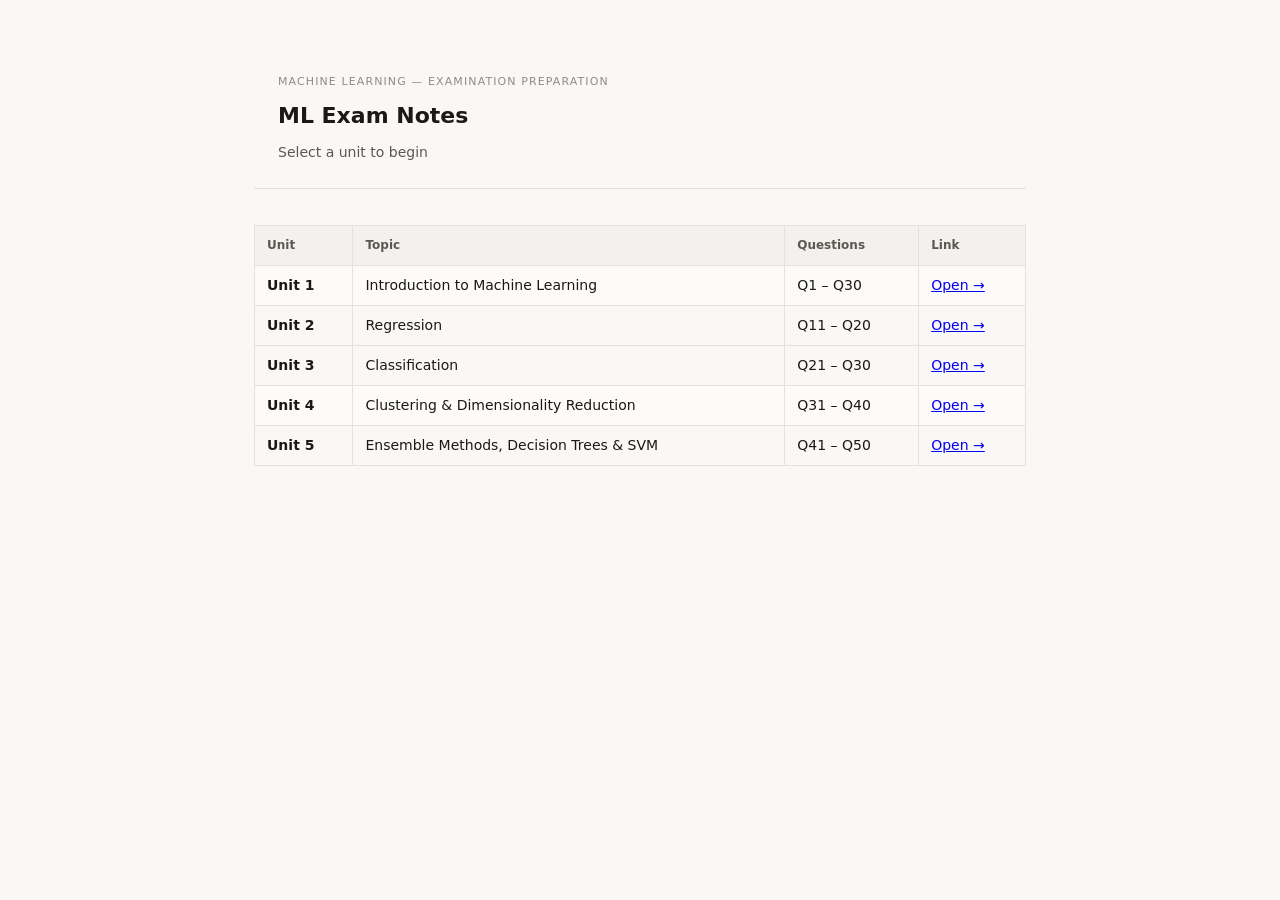
<file: index.html>
<!DOCTYPE html>
<html lang="en">
<head>
<meta charset="UTF-8">
<meta name="viewport" content="width=device-width, initial-scale=1.0">
<title>ML Exam Notes</title>
<link rel="stylesheet" href="styles.css">
</head>
<body>
<div class="page">

  <header class="page-header">
    <p class="page-kicker">Machine Learning — Examination Preparation</p>
    <h1 class="page-title">ML Exam Notes</h1>
    <p class="page-sub">Select a unit to begin</p>
  </header>

  <div class="q-body">
    <table>
      <tr>
        <th>Unit</th>
        <th>Topic</th>
        <th>Questions</th>
        <th>Link</th>
      </tr>
      <tr>
        <td><strong>Unit 1</strong></td>
        <td>Introduction to Machine Learning</td>
        <td>Q1 – Q30</td>
        <td><a href="unit1.html"> Open →</a></td>
      </tr>
      <tr>
        <td><strong>Unit 2</strong></td>
        <td>Regression</td>
        <td>Q11 – Q20</td>
        <td><a href="unit2.html">Open →</a></td>
      <tr>
      <tr>
        <td><strong>Unit 3</strong></td>
        <td>Classification</td>
        <td>Q21 – Q30</td>
        <td><a href="unit3.html">Open →</a></td>
      </tr>
      
        <td><strong>Unit 4</strong></td>
        <td>Clustering &amp; Dimensionality Reduction</td>
        <td>Q31 – Q40</td>
        <td><a href="unit4.html">Open →</a></td>
      </tr>
      <tr>
        <td><strong>Unit 5</strong></td>
        <td>Ensemble Methods, Decision Trees &amp; SVM</td>
        <td>Q41 – Q50</td>
        <td><a href="unit5.html">Open →</a></td>
      </tr>
    </table>
  </div>

</div>
</body>
</html>
</file>
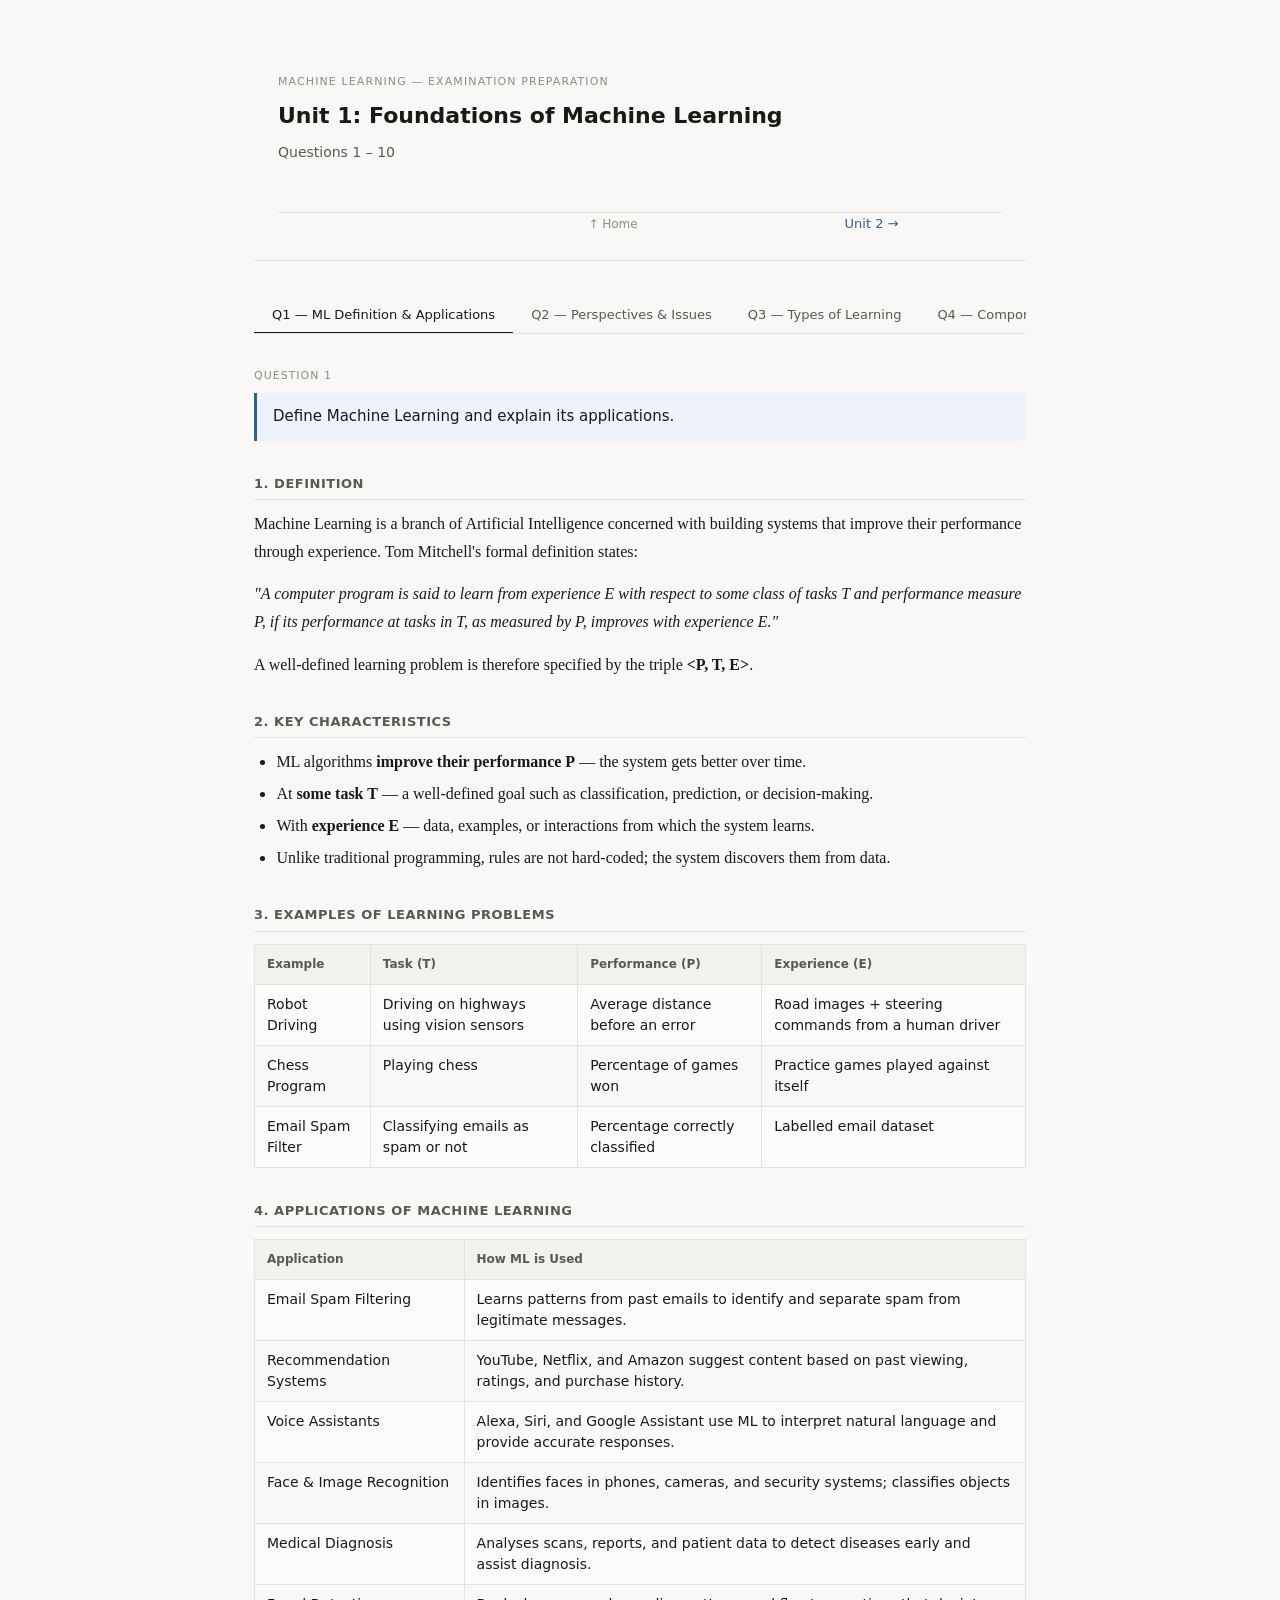
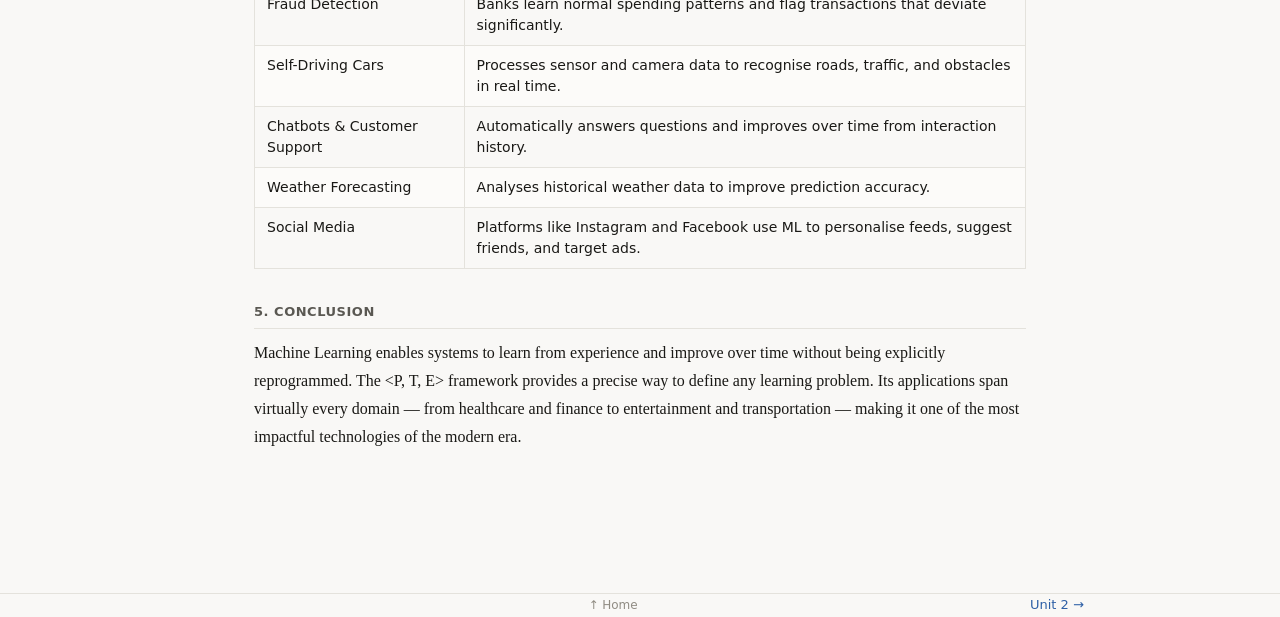
<file: unit1.html>
<!DOCTYPE html>
<html lang="en">
<head>
<meta charset="UTF-8">
<meta name="viewport" content="width=device-width, initial-scale=1.0">
<title>ML Unit 1 — Foundations of Machine Learning (Q1–10)</title>
<link rel="stylesheet" href="styles.css">
</head>
<body>
<div class="page">

  <header class="page-header">
    <p class="page-kicker">Machine Learning — Examination Preparation</p>
    <h1 class="page-title">Unit 1: Foundations of Machine Learning</h1>
    <p class="page-sub">Questions 1 – 10</p>
    <nav class="page-nav">
      <span></span>
      <a class="home" href="index.html">↑ Home</a>
      <a href="unit2.html">Unit 2 →</a>
    </nav>
  </header>

  <nav class="tab-bar" role="tablist">
    <button class="tab-btn active" role="tab" onclick="show(1)">Q1 — ML Definition &amp; Applications</button>
    <button class="tab-btn" role="tab" onclick="show(2)">Q2 — Perspectives &amp; Issues</button>
    <button class="tab-btn" role="tab" onclick="show(3)">Q3 — Types of Learning</button>
    <button class="tab-btn" role="tab" onclick="show(4)">Q4 — Components of Learning</button>
    <button class="tab-btn" role="tab" onclick="show(5)">Q5 — Design Steps</button>
    <button class="tab-btn" role="tab" onclick="show(6)">Q6 — Supervised vs Unsupervised</button>
    <button class="tab-btn" role="tab" onclick="show(7)">Q7 — Usage of ML</button>
    <button class="tab-btn" role="tab" onclick="show(8)">Q8 — Function Approximation</button>
    <button class="tab-btn" role="tab" onclick="show(9)">Q9 — Data Preprocessing</button>
    <button class="tab-btn" role="tab" onclick="show(10)">Q10 — Evaluation Metrics</button>
  </nav>

  <!-- ════════════════ Q1 ════════════════ -->
  <section class="q-panel active" id="panel-1" role="tabpanel">
    <p class="q-label">Question 1</p>
    <div class="q-title">Define Machine Learning and explain its applications.</div>
    <div class="q-body">

      <h3>1. Definition</h3>
      <p>Machine Learning is a branch of Artificial Intelligence concerned with building systems that improve their performance through experience. Tom Mitchell's formal definition states:</p>
      <p><em>"A computer program is said to learn from experience E with respect to some class of tasks T and performance measure P, if its performance at tasks in T, as measured by P, improves with experience E."</em></p>
      <p>A well-defined learning problem is therefore specified by the triple <strong>&lt;P, T, E&gt;</strong>.</p>

      <h3>2. Key Characteristics</h3>
      <ul>
        <li>ML algorithms <strong>improve their performance P</strong> — the system gets better over time.</li>
        <li>At <strong>some task T</strong> — a well-defined goal such as classification, prediction, or decision-making.</li>
        <li>With <strong>experience E</strong> — data, examples, or interactions from which the system learns.</li>
        <li>Unlike traditional programming, rules are not hard-coded; the system discovers them from data.</li>
      </ul>

      <h3>3. Examples of Learning Problems</h3>
      <table>
        <tr><th>Example</th><th>Task (T)</th><th>Performance (P)</th><th>Experience (E)</th></tr>
        <tr><td>Robot Driving</td><td>Driving on highways using vision sensors</td><td>Average distance before an error</td><td>Road images + steering commands from a human driver</td></tr>
        <tr><td>Chess Program</td><td>Playing chess</td><td>Percentage of games won</td><td>Practice games played against itself</td></tr>
        <tr><td>Email Spam Filter</td><td>Classifying emails as spam or not</td><td>Percentage correctly classified</td><td>Labelled email dataset</td></tr>
      </table>

      <h3>4. Applications of Machine Learning</h3>
      <table>
        <tr><th>Application</th><th>How ML is Used</th></tr>
        <tr><td>Email Spam Filtering</td><td>Learns patterns from past emails to identify and separate spam from legitimate messages.</td></tr>
        <tr><td>Recommendation Systems</td><td>YouTube, Netflix, and Amazon suggest content based on past viewing, ratings, and purchase history.</td></tr>
        <tr><td>Voice Assistants</td><td>Alexa, Siri, and Google Assistant use ML to interpret natural language and provide accurate responses.</td></tr>
        <tr><td>Face &amp; Image Recognition</td><td>Identifies faces in phones, cameras, and security systems; classifies objects in images.</td></tr>
        <tr><td>Medical Diagnosis</td><td>Analyses scans, reports, and patient data to detect diseases early and assist diagnosis.</td></tr>
        <tr><td>Fraud Detection</td><td>Banks learn normal spending patterns and flag transactions that deviate significantly.</td></tr>
        <tr><td>Self-Driving Cars</td><td>Processes sensor and camera data to recognise roads, traffic, and obstacles in real time.</td></tr>
        <tr><td>Chatbots &amp; Customer Support</td><td>Automatically answers questions and improves over time from interaction history.</td></tr>
        <tr><td>Weather Forecasting</td><td>Analyses historical weather data to improve prediction accuracy.</td></tr>
        <tr><td>Social Media</td><td>Platforms like Instagram and Facebook use ML to personalise feeds, suggest friends, and target ads.</td></tr>
      </table>

      <h3>5. Conclusion</h3>
      <p>Machine Learning enables systems to learn from experience and improve over time without being explicitly reprogrammed. The &lt;P, T, E&gt; framework provides a precise way to define any learning problem. Its applications span virtually every domain — from healthcare and finance to entertainment and transportation — making it one of the most impactful technologies of the modern era.</p>

    </div>
  </section>

  <!-- ════════════════ Q2 ════════════════ -->
  <section class="q-panel" id="panel-2" role="tabpanel">
    <p class="q-label">Question 2</p>
    <div class="q-title">Describe perspectives and issues in Machine Learning.</div>
    <div class="q-body">

      <h3>1. Perspectives in Machine Learning</h3>
      <p>One important way to understand machine learning is to view it as a <strong>search problem</strong>. The learner searches through a large space of possible solutions — called the <strong>hypothesis space</strong> — to find the best one that fits the training data and generalises to new data.</p>

      <p><strong>Hypothesis Space:</strong> The set of all possible functions or models that the learning algorithm considers as candidate solutions. It is defined by the chosen representation — for example:</p>
      <ul>
        <li>Linear functions — straight-line boundaries, used in regression and linear classifiers.</li>
        <li>Decision trees — hierarchical splits based on feature values.</li>
        <li>Logical descriptions — rule-based representations.</li>
        <li>Artificial Neural Networks — networks of connected nodes that can represent highly complex functions.</li>
      </ul>

      <p><strong>Representation and Learning Algorithm:</strong> For every type of hypothesis representation, there is a corresponding learning algorithm that exploits the structure of that representation to search the hypothesis space efficiently.</p>
      <p>For example, the <strong>Least Mean Squares (LMS) algorithm</strong> searches the hypothesis space of linear functions by gradually adjusting weight values. Whenever the predicted output differs from the actual training value, the weights are updated by a small amount to reduce the error — this is called gradient descent.</p>

      <h3>2. Issues in Machine Learning</h3>
      <p>The field of machine learning addresses several fundamental questions and challenges:</p>

      <table>
        <tr><th>#</th><th>Issue</th><th>Key Questions</th></tr>
        <tr><td>1</td><td>Algorithm availability and convergence</td><td>What learning algorithms can learn general target functions from training examples? Under what conditions do they converge to the correct function when sufficient data is provided? Which algorithms perform best for different problem types?</td></tr>
        <tr><td>2</td><td>Training data requirements</td><td>How much training data is needed to learn a function accurately? What are the limits on confidence in a learned hypothesis relative to the amount of experience and the size of the hypothesis space?</td></tr>
        <tr><td>3</td><td>Using prior knowledge</td><td>When and how can existing knowledge be incorporated to guide learning? Can prior knowledge still be useful if it is only approximately correct?</td></tr>
        <tr><td>4</td><td>Selecting training examples</td><td>What is the best strategy for choosing the next training example? How does the distribution and quality of training data affect the difficulty and efficiency of learning?</td></tr>
        <tr><td>5</td><td>Overfitting and generalisation</td><td>How can a model that performs well on training data be prevented from performing poorly on new data? What regularisation and validation techniques address this?</td></tr>
        <tr><td>6</td><td>Computational complexity</td><td>How computationally expensive is the learning process? Can efficient algorithms be designed for large-scale problems?</td></tr>
      </table>

      <h3>3. Conclusion</h3>
      <p>Machine learning can be understood as a guided search through a hypothesis space. The key challenge is to design algorithms that find good hypotheses efficiently, using sufficient training data, and producing models that generalise well to unseen examples. Addressing the fundamental issues — convergence, data requirements, prior knowledge, and overfitting — is central to the theoretical and practical progress of the field.</p>

    </div>
  </section>

  <!-- ════════════════ Q3 ════════════════ -->
  <section class="q-panel" id="panel-3" role="tabpanel">
    <p class="q-label">Question 3</p>
    <div class="q-title">Explain different types of learning techniques with an example.</div>
    <div class="q-body">

      <p>Machine learning can be classified into different types based on how the system learns from data — specifically, whether labelled outputs are provided, and how feedback is given during training. The four main types are:</p>

      <h3>1. Supervised Learning</h3>
      <p>In supervised learning, the machine is trained on a <strong>labelled dataset</strong> — each input example is paired with the correct output. The algorithm learns the mapping from inputs to outputs and uses this knowledge to predict the output for new, unseen inputs.</p>
      <ul>
        <li>The model learns by comparing its predictions with the correct labels and minimising the error.</li>
        <li>Used for <strong>classification</strong> (discrete output) and <strong>regression</strong> (continuous output) problems.</li>
      </ul>
      <p><strong>Examples:</strong> Email spam detection (spam or not spam); predicting student marks based on study hours.</p>
      <p><strong>Algorithms:</strong> Linear Regression, Logistic Regression, Decision Tree, SVM, k-NN, Naïve Bayes.</p>

      <h3>2. Unsupervised Learning</h3>
      <p>In unsupervised learning, the machine is given <strong>unlabelled data</strong> — no correct output is provided. The algorithm automatically discovers hidden patterns, similarities, or groupings in the data.</p>
      <ul>
        <li>No predefined output; the model groups or describes data based on its own structure.</li>
        <li>Mainly used for <strong>clustering</strong> and <strong>pattern discovery</strong>.</li>
      </ul>
      <p><strong>Examples:</strong> Grouping customers by purchasing behaviour; clustering similar documents or images.</p>
      <p><strong>Algorithms:</strong> K-Means Clustering, Hierarchical Clustering, DBSCAN, PCA.</p>

      <h3>3. Reinforcement Learning</h3>
      <p>In reinforcement learning, the machine learns by <strong>trial and error</strong> through interaction with an environment. The system receives a <strong>reward</strong> for correct actions and a <strong>penalty</strong> for incorrect ones. The goal is to learn a policy that maximises the total reward over time.</p>
      <ul>
        <li>No labelled dataset is required — learning is driven by feedback from the environment.</li>
        <li>Suitable for <strong>sequential decision-making</strong> problems.</li>
      </ul>
      <p><strong>Examples:</strong> A robot learning to walk; a computer program learning to play chess or video games.</p>
      <p><strong>Algorithms:</strong> Q-Learning, Deep Q-Network (DQN), Policy Gradient methods.</p>

      <h3>4. Semi-Supervised Learning</h3>
      <p>Semi-supervised learning uses a combination of a <strong>small amount of labelled data</strong> and a <strong>large amount of unlabelled data</strong>. The labelled data guides learning while the unlabelled data provides additional structure to improve performance.</p>
      <ul>
        <li>Useful when labelling data is expensive or time-consuming.</li>
        <li>Combines the benefits of both supervised and unsupervised approaches.</li>
      </ul>
      <p><strong>Examples:</strong> Image recognition where only some images are labelled; speech recognition systems.</p>

      <h3>5. Comparison Summary</h3>
      <table>
        <tr><th>Type</th><th>Data</th><th>Feedback</th><th>Primary Use</th></tr>
        <tr><td>Supervised</td><td>Labelled</td><td>Direct (correct output given)</td><td>Classification, Regression</td></tr>
        <tr><td>Unsupervised</td><td>Unlabelled</td><td>None</td><td>Clustering, Pattern discovery</td></tr>
        <tr><td>Reinforcement</td><td>Environment interaction</td><td>Reward / Penalty</td><td>Decision-making, Control</td></tr>
        <tr><td>Semi-Supervised</td><td>Mostly unlabelled, some labelled</td><td>Partial (from labelled subset)</td><td>Labelling-constrained tasks</td></tr>
      </table>

      <h3>6. Conclusion</h3>
      <p>The choice of learning technique depends on the availability of labelled data, the nature of the problem, and the type of feedback available. Supervised learning is the most widely used for classification and regression. Unsupervised learning is powerful for exploratory data analysis. Reinforcement learning excels in interactive, sequential environments, and semi-supervised learning bridges the gap when full labelling is impractical.</p>

    </div>
  </section>

  <!-- ════════════════ Q4 ════════════════ -->
  <section class="q-panel" id="panel-4" role="tabpanel">
    <p class="q-label">Question 4</p>
    <div class="q-title">Explain the components in the learning process.</div>
    <div class="q-body">

      <p>The learning process — whether performed by a human or a machine — can be divided into four fundamental components: <strong>data storage, abstraction, generalisation, and evaluation</strong>. Together these components form a complete cycle that takes raw data and transforms it into actionable, reusable knowledge.</p>

      <h3>1. Data Storage</h3>
      <p>The first component is the ability to store and retrieve large amounts of data. Both humans and computers rely on data storage as the foundation for all higher-level reasoning.</p>
      <ul>
        <li>For machines, this involves databases, file systems, and in-memory data structures that hold training examples, feature representations, and model parameters.</li>
        <li>Without sufficient and accessible data, learning cannot begin — the quality and quantity of stored data directly determines the upper bound of what can be learned.</li>
        <li>Examples: Training datasets, feature matrices, image repositories, text corpora.</li>
      </ul>

      <h3>2. Abstraction</h3>
      <p>Abstraction is the process of extracting meaningful knowledge and patterns from stored data. It moves from raw, individual data points to general concepts that describe the data as a whole.</p>
      <ul>
        <li>This involves applying known models or creating new ones to represent underlying structure in the data.</li>
        <li>The process of fitting a model to a dataset is called <strong>training</strong>.</li>
        <li>After training, the data is transformed into an abstract form — weights, parameters, rules, or tree structures — that summarises the original information in a compact, usable way.</li>
        <li>Example: A decision tree constructed from labelled training examples represents the abstract decision-making logic extracted from that data.</li>
      </ul>

      <h3>3. Generalisation</h3>
      <p>Generalisation is the process of converting the abstract knowledge obtained from training data into a form that can be applied to new, previously unseen situations.</p>
      <ul>
        <li>A model that only memorises training data is not useful — it must generalise to perform well on tasks that are similar to but not identical to what it has seen.</li>
        <li>Good generalisation means the model captures the true underlying pattern rather than noise or specific quirks of the training set.</li>
        <li>Overfitting (too much memorisation) and underfitting (too little learning) are the two failure modes that prevent effective generalisation.</li>
        <li>Example: A spam filter trained on past emails should correctly classify new, never-seen emails as spam or not spam.</li>
      </ul>

      <h3>4. Evaluation</h3>
      <p>Evaluation is the final component. It provides feedback on how well the learned knowledge performs, which is then used to drive improvements.</p>
      <ul>
        <li>The model is tested against held-out data (data not seen during training) to measure its real-world performance.</li>
        <li>Metrics such as accuracy, precision, recall, and mean squared error quantify model quality.</li>
        <li>Evaluation feedback is fed back into earlier stages — prompting more data collection, model refinement, or a different algorithm choice.</li>
        <li>Example: Testing a trained spam filter on new emails and measuring what fraction are correctly classified.</li>
      </ul>

      <h3>5. Relationship Between Components</h3>
      <table>
        <tr><th>Component</th><th>Input</th><th>Output</th><th>Analogy</th></tr>
        <tr><td>Data Storage</td><td>Raw data</td><td>Organised, accessible dataset</td><td>Library of experience</td></tr>
        <tr><td>Abstraction</td><td>Dataset</td><td>Trained model / learned patterns</td><td>Forming mental concepts</td></tr>
        <tr><td>Generalisation</td><td>Trained model</td><td>Knowledge applicable to new cases</td><td>Applying lessons learned</td></tr>
        <tr><td>Evaluation</td><td>Model + test data</td><td>Performance metrics + feedback</td><td>Exam / real-world test</td></tr>
      </table>

      <h3>6. Conclusion</h3>
      <p>The four components — data storage, abstraction, generalisation, and evaluation — form an iterative learning cycle. Data is stored, patterns are abstracted from it, the learned knowledge is generalised to new situations, and evaluation feedback drives continuous improvement. This cycle mirrors the way humans learn from experience and underpins all machine learning systems.</p>

    </div>
  </section>

  <!-- ════════════════ Q5 ════════════════ -->
  <section class="q-panel" id="panel-5" role="tabpanel">
    <p class="q-label">Question 5</p>
    <div class="q-title">Explain about the design steps of a learning system in detail.</div>
    <div class="q-body">

      <p>Designing a machine learning system involves a series of well-defined steps that take a problem from a high-level description to a working, trained model. Tom Mitchell used the example of a spam email detector and a chess-playing program to illustrate these steps. The task (T), performance measure (P), and experience (E) must all be carefully chosen before training begins.</p>

      <h3>Step 1: Choosing the Training Experience</h3>
      <p>The first and most important design decision is selecting the training data — the experience from which the system will learn. The quality and nature of this experience largely determines whether the model will succeed.</p>
      <ul>
        <li>Training data should provide <strong>direct or indirect feedback</strong> about the task. Direct feedback means labelled examples; indirect means the system must infer from outcomes.</li>
        <li>The learner ideally has <strong>control over the data it generates</strong> through its actions (e.g., a chess program that plays many games to improve).</li>
        <li>The <strong>performance measure must be clearly defined</strong> so that the quality of training experience can be assessed.</li>
        <li>More and better-quality experience leads to higher accuracy and faster learning. Poor or insufficient data leads to wrong or incomplete learning.</li>
      </ul>
      <p><strong>Example:</strong> For spam detection, the training experience is a labelled dataset of emails marked as spam or not spam.</p>

      <h3>Step 2: Choosing the Target Function</h3>
      <p>The target function defines precisely what the system needs to learn — the mapping from inputs to correct outputs.</p>
      <ul>
        <li>It represents the <strong>goal of the learning system</strong>; the algorithm attempts to discover or approximate this function from data.</li>
        <li>A clear, well-specified target function is essential for the system to make correct decisions.</li>
        <li>The accuracy of learning depends heavily on how well this function is defined.</li>
      </ul>
      <p><strong>Example:</strong> In chess, the target function maps a board state to the best legal move. In spam detection, it maps email features to a binary label (Spam / Not Spam).</p>

      <h3>Step 3: Choosing the Representation for the Target Function</h3>
      <p>The representation determines how the target function is stored and expressed within the system.</p>
      <ul>
        <li>Common representations: polynomial functions, decision trees, sets of rules, neural network weight matrices.</li>
        <li>A good representation reduces computation time and makes the learning problem tractable.</li>
        <li>The choice of representation affects which learning algorithms can be applied and how efficiently the hypothesis space can be searched.</li>
      </ul>
      <p><strong>Example:</strong> In chess, the board state might be represented as a feature vector of piece positions; the function could be represented as a weighted linear combination of features.</p>

      <h3>Step 4: Choosing the Function Approximation Algorithm</h3>
      <p>Exact solutions to learning problems are often not achievable, so the system uses an <strong>approximation algorithm</strong> to find the best available hypothesis.</p>
      <ul>
        <li>The algorithm iteratively adjusts model parameters using training data.</li>
        <li>It improves based on success (low error) and failure (high error) — tuning parameters to reduce the gap between predicted and actual outputs.</li>
        <li>More training data and iterations lead to better approximations.</li>
        <li>This step enables the system to generalise to new situations beyond the training set.</li>
      </ul>
      <p><strong>Example:</strong> Gradient descent adjusts weights in a neural network to minimise prediction error step by step. In chess, the system learns which moves lead to wins and which to losses.</p>

      <h3>Step 5: Final Design</h3>
      <p>The final design is produced after multiple rounds of training, evaluation, and refinement.</p>
      <ul>
        <li>Errors identified during evaluation are corrected through additional training.</li>
        <li>The system becomes increasingly accurate and reliable as experience accumulates.</li>
        <li>The final model is efficient, generalisable, and ready for deployment.</li>
      </ul>
      <p><strong>Example:</strong> IBM's Deep Blue chess system was refined over years of training and evaluation, ultimately defeating world champion Garry Kasparov in 1997.</p>

      <h3>Summary of Design Steps</h3>
      <table>
        <tr><th>Step</th><th>Decision</th><th>Key Question</th></tr>
        <tr><td>1</td><td>Choose Training Experience</td><td>What data will the system learn from?</td></tr>
        <tr><td>2</td><td>Choose Target Function</td><td>What exactly should the system learn to compute?</td></tr>
        <tr><td>3</td><td>Choose Representation</td><td>How will the target function be expressed and stored?</td></tr>
        <tr><td>4</td><td>Choose Approximation Algorithm</td><td>How will the system search for the best hypothesis?</td></tr>
        <tr><td>5</td><td>Final Design</td><td>How is the complete system assembled, tested, and deployed?</td></tr>
      </table>

      <h3>Conclusion</h3>
      <p>Designing a learning system is a structured, iterative process. Each step builds on the previous one — the training experience defines what can be learned, the target function defines the goal, the representation constrains the search space, and the approximation algorithm drives parameter tuning. Repeated evaluation and refinement produce a final system that is accurate, robust, and deployable.</p>

    </div>
  </section>

  <!-- ════════════════ Q6 ════════════════ -->
  <section class="q-panel" id="panel-6" role="tabpanel">
    <p class="q-label">Question 6</p>
    <div class="q-title">Discuss about supervised and unsupervised learning with applications and list some algorithms for each.</div>
    <div class="q-body">

      <h3>1. Supervised Learning</h3>
      <p>Supervised learning is a type of machine learning in which the model is trained on a <strong>labelled dataset</strong> — each input example is associated with a known, correct output. The algorithm learns by comparing its predictions with the true labels and adjusting its parameters to minimise the error.</p>

      <p><strong>How It Works:</strong></p>
      <ol>
        <li>Input data along with corresponding output labels are provided to the algorithm.</li>
        <li>The model learns the relationship between input features and output labels.</li>
        <li>It iteratively corrects its errors using the training feedback.</li>
        <li>The trained model is then used to predict outputs for new, unseen inputs.</li>
      </ol>

      <p><strong>Applications of Supervised Learning:</strong></p>
      <ul>
        <li>Email spam detection (binary classification)</li>
        <li>House price prediction (regression)</li>
        <li>Student result prediction</li>
        <li>Medical disease diagnosis</li>
        <li>Face recognition and image classification</li>
        <li>Credit risk assessment</li>
      </ul>

      <p><strong>Supervised Learning Algorithms:</strong></p>
      <table>
        <tr><th>Algorithm</th><th>Type</th><th>Use Case</th></tr>
        <tr><td>Linear Regression</td><td>Regression</td><td>Predicting continuous values (e.g., house prices)</td></tr>
        <tr><td>Logistic Regression</td><td>Classification</td><td>Binary classification (e.g., spam / not spam)</td></tr>
        <tr><td>Decision Tree</td><td>Both</td><td>Rule-based classification and regression</td></tr>
        <tr><td>Support Vector Machine (SVM)</td><td>Classification</td><td>High-dimensional data, image classification</td></tr>
        <tr><td>k-Nearest Neighbours (k-NN)</td><td>Both</td><td>Pattern recognition, recommendation</td></tr>
        <tr><td>Naïve Bayes</td><td>Classification</td><td>Text classification, spam filtering</td></tr>
        <tr><td>Random Forest</td><td>Both</td><td>Ensemble method for improved accuracy</td></tr>
      </table>

      <h3>2. Unsupervised Learning</h3>
      <p>Unsupervised learning is a type of machine learning in which the model is trained on <strong>unlabelled data</strong>. No correct outputs are provided. The algorithm autonomously discovers hidden patterns, groupings, or structures within the data.</p>

      <p><strong>How It Works:</strong></p>
      <ol>
        <li>Only input data is provided — no labels or target outputs.</li>
        <li>The model groups similar data points together (clustering) or identifies underlying structure (dimensionality reduction).</li>
        <li>Patterns are discovered without external guidance.</li>
      </ol>

      <p><strong>Applications of Unsupervised Learning:</strong></p>
      <ul>
        <li>Customer segmentation for targeted marketing</li>
        <li>Market basket analysis (finding product associations)</li>
        <li>Anomaly detection in network security</li>
        <li>Image compression</li>
        <li>Document and news article clustering</li>
        <li>Gene expression analysis in bioinformatics</li>
      </ul>

      <p><strong>Unsupervised Learning Algorithms:</strong></p>
      <table>
        <tr><th>Algorithm</th><th>Type</th><th>Use Case</th></tr>
        <tr><td>K-Means Clustering</td><td>Clustering</td><td>Customer segmentation, image quantisation</td></tr>
        <tr><td>Hierarchical Clustering</td><td>Clustering</td><td>Gene analysis, document grouping</td></tr>
        <tr><td>DBSCAN</td><td>Clustering</td><td>Outlier detection, irregular-shaped clusters</td></tr>
        <tr><td>Apriori Algorithm</td><td>Association</td><td>Market basket analysis</td></tr>
        <tr><td>Principal Component Analysis (PCA)</td><td>Dimensionality Reduction</td><td>Feature extraction, visualisation</td></tr>
      </table>

      <h3>3. Key Differences</h3>
      <table>
        <tr><th>Aspect</th><th>Supervised Learning</th><th>Unsupervised Learning</th></tr>
        <tr><td>Training data</td><td>Labelled (input + output)</td><td>Unlabelled (input only)</td></tr>
        <tr><td>Goal</td><td>Learn input-to-output mapping</td><td>Discover hidden structure/patterns</td></tr>
        <tr><td>Output</td><td>Predefined class or value</td><td>Clusters or reduced representations</td></tr>
        <tr><td>Human effort</td><td>High (labelling required)</td><td>Low (no labelling required)</td></tr>
        <tr><td>Common tasks</td><td>Classification, Regression</td><td>Clustering, Association, Compression</td></tr>
      </table>

      <h3>4. Conclusion</h3>
      <p>Supervised and unsupervised learning are the two most fundamental paradigms in machine learning. Supervised learning excels when labelled training data is available and the goal is prediction or classification. Unsupervised learning is indispensable when labels are unavailable or when the goal is exploratory analysis, pattern discovery, or data compression. In practice, many real-world systems combine both approaches.</p>

    </div>
  </section>

  <!-- ════════════════ Q7 ════════════════ -->
  <section class="q-panel" id="panel-7" role="tabpanel">
    <p class="q-label">Question 7</p>
    <div class="q-title">Elaborate the usage of machine learning and list out the tasks that are best solved by using a learning algorithm.</div>
    <div class="q-body">

      <h3>1. Usage of Machine Learning</h3>
      <p>Machine Learning (ML) enables computers to learn from data and improve their performance over time without being explicitly reprogrammed for each new scenario. Instead of writing fixed rules, an ML system discovers patterns from past experience and uses them to make predictions or decisions on new data.</p>
      <p>ML is most valuable when the problem is complex, the data is large and high-dimensional, or the environment changes over time. It is widely deployed in:</p>
      <ul>
        <li>Speech and natural language processing</li>
        <li>Computer vision and image analysis</li>
        <li>Medical diagnosis and drug discovery</li>
        <li>Recommendation and personalisation systems</li>
        <li>Fraud and anomaly detection</li>
        <li>Autonomous systems and robotics</li>
        <li>Financial modelling and forecasting</li>
      </ul>

      <h3>2. Tasks Best Solved Using a Learning Algorithm</h3>

      <p><strong>1. Tasks Where Rules Are Hard to Define</strong></p>
      <p>Some problems — such as handwriting recognition, speech recognition, and face detection — have no clear, manually definable rules. ML learns these rules automatically from examples. A human expert cannot articulate all the patterns that distinguish a "2" from a "7" in handwriting, but a trained model can.</p>

      <p><strong>2. Tasks That Require Adaptation to a Changing Environment</strong></p>
      <p>In dynamic environments like stock markets, user behaviour analytics, and network security, conditions change continuously. Learning algorithms adapt by retraining on new data, updating their knowledge without human intervention.</p>

      <p><strong>3. Tasks Involving Large and Complex Data</strong></p>
      <p>When datasets are massive and high-dimensional — genomics data, satellite imagery, transaction logs — manual analysis is infeasible. ML can discover patterns, correlations, and anomalies at a scale and speed no human analyst could achieve.</p>

      <p><strong>4. Prediction Tasks</strong></p>
      <p>ML algorithms excel at learning from historical data to forecast future outcomes — house price prediction, weather forecasting, demand forecasting, and stock price estimation all benefit from ML's ability to model complex, multi-variable relationships.</p>

      <p><strong>5. Classification Tasks</strong></p>
      <p>Assigning instances to one of a set of predefined categories — spam/not spam, disease/no disease, loan approved/rejected — is one of the most common ML use cases. Classification models are trained on labelled examples and then generalised to new instances.</p>

      <p><strong>6. Tasks That Improve With Experience</strong></p>
      <p>Recommendation engines, search engines, and conversational agents all improve as more user interaction data accumulates. ML systems can be continuously retrained, making them progressively more accurate and personalised over time.</p>

      <p><strong>7. Tasks Involving Personalisation</strong></p>
      <p>Systems that must tailor behaviour to individual users — personalised news feeds, targeted advertising, adaptive learning platforms — cannot be programmed with fixed rules for every user. ML learns individual preferences from behaviour data.</p>

      <h3>3. Summary Table</h3>
      <table>
        <tr><th>Task Type</th><th>Why ML Is Best</th><th>Example</th></tr>
        <tr><td>Hard-to-define rules</td><td>Learns implicit patterns humans cannot articulate</td><td>Handwriting recognition</td></tr>
        <tr><td>Adaptation</td><td>Updates knowledge as environment changes</td><td>Stock price prediction</td></tr>
        <tr><td>Large/complex data</td><td>Finds patterns at scale impossible for humans</td><td>Genomics analysis</td></tr>
        <tr><td>Prediction</td><td>Models complex multi-variable relationships</td><td>Weather forecasting</td></tr>
        <tr><td>Classification</td><td>Generalises from labelled examples</td><td>Email spam detection</td></tr>
        <tr><td>Improves with experience</td><td>Continuously retrains on new data</td><td>Recommendation systems</td></tr>
        <tr><td>Personalisation</td><td>Learns individual user patterns</td><td>Netflix recommendations</td></tr>
      </table>

      <h3>4. Conclusion</h3>
      <p>Machine learning is most useful when problems are too complex to solve with hand-written rules, when data is too large for manual analysis, or when the system must adapt over time. Learning algorithms are particularly effective for classification, prediction, pattern recognition, and personalisation — tasks that are ubiquitous across every major industry and application domain.</p>

    </div>
  </section>

  <!-- ════════════════ Q8 ════════════════ -->
  <section class="q-panel" id="panel-8" role="tabpanel">
    <p class="q-label">Question 8</p>
    <div class="q-title">Discuss briefly the aspects of developing a learning system and explain function approximation in detail.</div>
    <div class="q-body">

      <h3>1. Aspects of Developing a Learning System</h3>
      <p>Developing a machine learning system involves several key aspects that collectively determine how well the system learns and performs.</p>

      <table>
        <tr><th>Aspect</th><th>Description</th><th>Example</th></tr>
        <tr><td>Task (T)</td><td>The specific objective the system must accomplish — classification, prediction, recognition, or control.</td><td>Classifying emails as spam or not spam.</td></tr>
        <tr><td>Performance Measure (P)</td><td>A metric that quantifies how well the system is performing the task. Guides optimisation.</td><td>Accuracy of classification; mean squared error in regression.</td></tr>
        <tr><td>Training Experience (E)</td><td>The data or examples from which the system learns. Quality and quantity both matter.</td><td>Past emails labelled as spam or non-spam.</td></tr>
        <tr><td>Representation</td><td>The format used to encode data and the learned model — feature vectors, decision trees, neural weights.</td><td>A weight vector representing the importance of each email feature.</td></tr>
        <tr><td>Learning Algorithm</td><td>The method used to adjust the model based on training data — gradient descent, backpropagation, etc.</td><td>Gradient descent updating weights to minimise classification error.</td></tr>
        <tr><td>Generalisation</td><td>The ability of the trained model to perform well on new data it has not seen during training.</td><td>Correctly classifying new emails not in the training set.</td></tr>
      </table>

      <h3>2. Function Approximation</h3>
      <p>Function approximation is one of the most fundamental concepts in machine learning. It addresses the core challenge that the true relationship between inputs and outputs in real-world problems is almost always unknown, complex, or noisy.</p>

      <p><strong>Definition:</strong> Function approximation is the process of learning an unknown target function f by finding a hypothesis function h — from a predefined hypothesis space — that closely approximates f using available training data.</p>

      <h3>3. Formal Framework</h3>
      <ul>
        <li>Let <strong>f</strong> be the <em>target function</em> — the true, unknown mapping from input x to output y.</li>
        <li>Let <strong>h</strong> be the <em>hypothesis function</em> — the function chosen or constructed by the learning algorithm.</li>
        <li>The goal is to find h such that h(x) ≈ f(x) for all inputs x, both in the training set and in new data.</li>
      </ul>
      <div class="formula formula-block">Goal: minimise | h(x) − f(x) | for all x</div>

      <h3>4. Why Exact Solutions Are Not Possible</h3>
      <ul>
        <li>The exact target function is usually <strong>unknown</strong> — we only observe input-output pairs.</li>
        <li>Real-world data contains <strong>noise</strong>, meaning observed outputs are not perfectly consistent with any single function.</li>
        <li>Problems are often too <strong>high-dimensional</strong> for exact analytical solutions.</li>
        <li>The training set is finite — the true function's behaviour on all possible inputs cannot be fully observed.</li>
      </ul>

      <h3>5. Example — House Price Prediction</h3>
      <p>The exact formula relating a house's price to its features (size, location, number of rooms) is unknown. A learning algorithm approximates this function using historical housing data:</p>
      <ul>
        <li><strong>Input features (x):</strong> House size, location, number of rooms, age of building.</li>
        <li><strong>Target output (f(x)):</strong> Actual sale price.</li>
        <li><strong>Learned hypothesis (h(x)):</strong> A linear or polynomial function fitted to the training data that predicts price given features.</li>
      </ul>

      <h3>6. Common Methods for Function Approximation</h3>
      <table>
        <tr><th>Method</th><th>Type of Function</th><th>When Used</th></tr>
        <tr><td>Linear Regression</td><td>Linear combination of features</td><td>When relationship between input and output is approximately linear</td></tr>
        <tr><td>Polynomial Regression</td><td>Polynomial function</td><td>When the relationship is curved or non-linear but smooth</td></tr>
        <tr><td>Decision Trees</td><td>Piecewise constant function</td><td>When data has clear feature-based decision boundaries</td></tr>
        <tr><td>Neural Networks</td><td>Highly non-linear compositions</td><td>Complex, high-dimensional problems (images, speech, text)</td></tr>
        <tr><td>Support Vector Regression</td><td>Kernel-based function</td><td>Small to medium datasets with non-linear relationships</td></tr>
      </table>

      <h3>7. Conclusion</h3>
      <p>Developing a learning system requires careful decisions about the task, performance measure, training experience, representation, and algorithm. Function approximation is the core mechanism by which all this comes together — the learning algorithm searches the hypothesis space to find a function h that best approximates the unknown true function f. The quality of this approximation, measured on unseen data, is what defines a successful machine learning system.</p>

    </div>
  </section>

  <!-- ════════════════ Q9 ════════════════ -->
  <section class="q-panel" id="panel-9" role="tabpanel">
    <p class="q-label">Question 9</p>
    <div class="q-title">Define and explain the importance of data preprocessing in the context of machine learning. What are the common techniques used in data preprocessing?</div>
    <div class="q-body">

      <h3>1. Definition</h3>
      <p>Data preprocessing is the process of cleaning, transforming, and organising raw data before it is fed into a machine learning algorithm. Real-world data is frequently <strong>incomplete, noisy, inconsistent, or unstructured</strong>. Preprocessing improves data quality, making it suitable for building accurate and reliable models.</p>

      <h3>2. Importance of Data Preprocessing</h3>
      <table>
        <tr><th>Reason</th><th>Explanation</th></tr>
        <tr><td>Improves accuracy</td><td>Clean, well-prepared data enables the model to learn genuine patterns and make correct predictions.</td></tr>
        <tr><td>Handles missing and noisy data</td><td>Removes errors, duplicates, and irrelevant data that would otherwise distort learning.</td></tr>
        <tr><td>Reduces complexity</td><td>Dimensionality reduction and feature selection reduce data size, improving efficiency without significant accuracy loss.</td></tr>
        <tr><td>Makes data algorithm-compatible</td><td>Many algorithms require data in a specific format, range, or type — preprocessing ensures compatibility.</td></tr>
        <tr><td>Improves generalisation</td><td>Preprocessed data leads to faster training and models that perform better on unseen examples.</td></tr>
        <tr><td>Reduces bias</td><td>Balanced and normalised data prevents certain features or classes from disproportionately influencing the model.</td></tr>
      </table>

      <h3>3. Common Data Preprocessing Techniques</h3>

      <p><strong>(a) Data Cleaning</strong></p>
      <p>Data cleaning removes errors, inconsistencies, and noise from the dataset. It is the first and most essential preprocessing step.</p>
      <ul>
        <li><strong>Handling missing values:</strong> Replace with mean/median/mode, or remove records with missing values depending on extent.</li>
        <li><strong>Removing duplicates:</strong> Eliminate repeated records that could bias the model.</li>
        <li><strong>Correcting inconsistent data:</strong> Fix formatting errors (e.g., "Male" vs "M") and out-of-range values.</li>
      </ul>

      <p><strong>(b) Data Integration</strong></p>
      <p>Data from multiple sources is merged into a single, unified dataset to provide a complete view of the information.</p>
      <ul>
        <li>Avoids data duplication and resolves conflicts between sources.</li>
        <li><strong>Example:</strong> Combining customer records from a CRM system and a transaction database.</li>
      </ul>

      <p><strong>(c) Data Transformation</strong></p>
      <p>Data is converted into a format or scale suitable for the chosen algorithm.</p>
      <ul>
        <li><strong>Normalisation:</strong> Scales feature values to a range such as [0, 1]. Prevents features with large ranges from dominating. Formula: x' = (x − min) / (max − min).</li>
        <li><strong>Standardisation:</strong> Transforms data to have zero mean and unit variance. Formula: x' = (x − μ) / σ.</li>
        <li><strong>Encoding categorical data:</strong> Converts text categories to numbers — e.g., One-Hot Encoding or Label Encoding (Male=0, Female=1).</li>
      </ul>

      <p><strong>(d) Data Reduction</strong></p>
      <p>Reduces the volume of data while preserving as much useful information as possible.</p>
      <ul>
        <li><strong>Feature selection:</strong> Retains only the most relevant features, removing redundant or irrelevant ones.</li>
        <li><strong>Dimensionality reduction:</strong> Techniques like PCA (Principal Component Analysis) project data into a lower-dimensional space.</li>
        <li>Benefits: Faster training, reduced storage, lower risk of overfitting.</li>
      </ul>

      <p><strong>(e) Data Discretisation</strong></p>
      <p>Continuous numerical data is converted into discrete intervals or categories.</p>
      <ul>
        <li>Simplifies patterns and makes data easier to interpret for certain algorithms (e.g., decision trees, Naïve Bayes).</li>
        <li><strong>Example:</strong> Age grouped into intervals — Child (0–18), Young Adult (19–35), Middle-Aged (36–60), Senior (61+).</li>
      </ul>

      <h3>4. Summary of Techniques</h3>
      <table>
        <tr><th>Technique</th><th>Problem Addressed</th><th>Output</th></tr>
        <tr><td>Data Cleaning</td><td>Missing values, noise, duplicates</td><td>Clean, complete dataset</td></tr>
        <tr><td>Data Integration</td><td>Multiple data sources</td><td>Single unified dataset</td></tr>
        <tr><td>Data Transformation</td><td>Incompatible scales, categorical data</td><td>Normalised/encoded dataset</td></tr>
        <tr><td>Data Reduction</td><td>High dimensionality, redundant features</td><td>Compact, efficient dataset</td></tr>
        <tr><td>Data Discretisation</td><td>Continuous values in classification</td><td>Binned categorical dataset</td></tr>
      </table>

      <h3>5. Conclusion</h3>
      <p>Data preprocessing is an indispensable step in the machine learning pipeline. The quality of the data fed to a model directly determines the quality of the model's predictions — the well-known principle "garbage in, garbage out" applies in full. By systematically cleaning, integrating, transforming, reducing, and discretising data, preprocessing ensures that learning algorithms receive input that is accurate, complete, and in an appropriate form, leading to faster training and more reliable, generalisable models.</p>

    </div>
  </section>

  <!-- ════════════════ Q10 ════════════════ -->
  <section class="q-panel" id="panel-10" role="tabpanel">
    <p class="q-label">Question 10</p>
    <div class="q-title">Evaluate the effectiveness of different evaluation metrics in assessing the performance of a machine learning model.</div>
    <div class="q-body">

      <p>Evaluation metrics are used to measure how well a machine learning model performs on data. Selecting the right metric is critical — different metrics capture different aspects of model quality, and the best choice depends on the problem type (classification vs regression) and the specific costs associated with different types of errors.</p>

      <h3>Classification Metrics</h3>

      <p><strong>1. Accuracy</strong></p>
      <p>Accuracy measures the proportion of all predictions that are correct.</p>
      <div class="formula formula-block">Accuracy = (TP + TN) / (TP + TN + FP + FN)</div>
      <ul>
        <li>Easy to compute and interpret.</li>
        <li><strong>Limitation:</strong> Misleading for <strong>imbalanced datasets</strong>. If 95% of emails are not spam, a model that always predicts "not spam" achieves 95% accuracy while being useless.</li>
      </ul>

      <p><strong>2. Precision</strong></p>
      <p>Precision measures how many predicted positives are actually correct.</p>
      <div class="formula formula-block">Precision = TP / (TP + FP)</div>
      <ul>
        <li>High precision → few false positives.</li>
        <li>Effective when <strong>false positives are costly</strong> — e.g., spam detection (legitimate emails should not be flagged).</li>
      </ul>

      <p><strong>3. Recall (Sensitivity)</strong></p>
      <p>Recall measures how many actual positives were correctly identified.</p>
      <div class="formula formula-block">Recall = TP / (TP + FN)</div>
      <ul>
        <li>High recall → few missed positives.</li>
        <li>Critical when <strong>false negatives are dangerous</strong> — e.g., medical diagnosis (a missed disease is life-threatening).</li>
      </ul>

      <p><strong>4. F1 Score</strong></p>
      <p>The F1 Score is the harmonic mean of Precision and Recall. It balances both metrics.</p>
      <div class="formula formula-block">F1 = 2 × (Precision × Recall) / (Precision + Recall)</div>
      <ul>
        <li>Useful when both precision and recall are important and the dataset is imbalanced.</li>
        <li>The harmonic mean penalises extreme imbalance between the two metrics.</li>
      </ul>

      <h3>Regression Metrics</h3>

      <p><strong>5. Mean Absolute Error (MAE)</strong></p>
      <p>MAE calculates the average absolute difference between predicted and actual values.</p>
      <div class="formula formula-block">MAE = (1/n) × Σ | yᵢ − ŷᵢ |</div>
      <ul>
        <li>Simple to understand; all errors are weighted equally.</li>
        <li>Less sensitive to outliers than MSE.</li>
        <li>Good for problems where all error magnitudes are equally important.</li>
      </ul>

      <p><strong>6. Mean Squared Error (MSE) and Root Mean Squared Error (RMSE)</strong></p>
      <div class="formula formula-block">MSE = (1/n) × Σ (yᵢ − ŷᵢ)²</div>
      <div class="formula formula-block">RMSE = √MSE</div>
      <ul>
        <li>MSE squares errors, giving <strong>higher weight to large errors</strong> — penalises outlier predictions more heavily than MAE.</li>
        <li>RMSE is in the same unit as the output variable, making it more interpretable than MSE.</li>
        <li>Commonly used when large errors are particularly undesirable.</li>
      </ul>

      <p><strong>7. R² (Coefficient of Determination)</strong></p>
      <div class="formula formula-block">R² = 1 − (SS_residual / SS_total)</div>
      <ul>
        <li>Measures the proportion of variance in the target variable that is explained by the model.</li>
        <li>Range: 0 to 1 (or negative for very poor models). R² = 1 means perfect fit; R² = 0 means the model explains nothing.</li>
        <li>Useful for comparing models trained on the same data.</li>
      </ul>

      <h3>Summary Comparison</h3>
      <table>
        <tr><th>Metric</th><th>Problem Type</th><th>Best When</th><th>Limitation</th></tr>
        <tr><td>Accuracy</td><td>Classification</td><td>Balanced class distribution</td><td>Misleading on imbalanced data</td></tr>
        <tr><td>Precision</td><td>Classification</td><td>False positives are costly</td><td>Ignores false negatives</td></tr>
        <tr><td>Recall</td><td>Classification</td><td>False negatives are costly</td><td>Ignores false positives</td></tr>
        <tr><td>F1 Score</td><td>Classification</td><td>Imbalanced data, both FP and FN matter</td><td>Less interpretable than Accuracy</td></tr>
        <tr><td>MAE</td><td>Regression</td><td>All errors equally important, outliers present</td><td>Does not penalise large errors</td></tr>
        <tr><td>MSE / RMSE</td><td>Regression</td><td>Large errors particularly undesirable</td><td>Sensitive to outliers</td></tr>
        <tr><td>R²</td><td>Regression</td><td>Comparing model fit on same dataset</td><td>Can be misleading across different datasets</td></tr>
      </table>

      <h3>Conclusion</h3>
      <p>No single evaluation metric is universally best. Accuracy is appropriate for balanced classification tasks but misleading otherwise. Precision and Recall capture different failure modes and should be selected based on the relative costs of false positives and false negatives. F1 balances both. For regression, MAE is robust to outliers while RMSE penalises them more severely. R² provides a normalised measure of model fit. Effective model evaluation requires selecting and interpreting metrics that align with the real-world consequences of prediction errors in the specific application domain.</p>

    </div>
  </section>

</div><!-- .page -->

<nav class="page-nav">
  <span></span>
  <a class="home" href="index.html">↑ Home</a>
  <a href="unit2.html">Unit 2 →</a>
</nav>

<script>
  function show(n) {
    document.querySelectorAll('.q-panel').forEach(function(p) { p.classList.remove('active'); });
    document.querySelectorAll('.tab-btn').forEach(function(t) { t.classList.remove('active'); });
    document.getElementById('panel-' + n).classList.add('active');
    var tabs = document.querySelectorAll('.tab-btn');
    var idx = [1, 2, 3, 4, 5, 6, 7, 8, 9, 10].indexOf(n);
    if (idx >= 0 && tabs[idx]) tabs[idx].classList.add('active');
  }
</script>
</body>
</html>
</file>
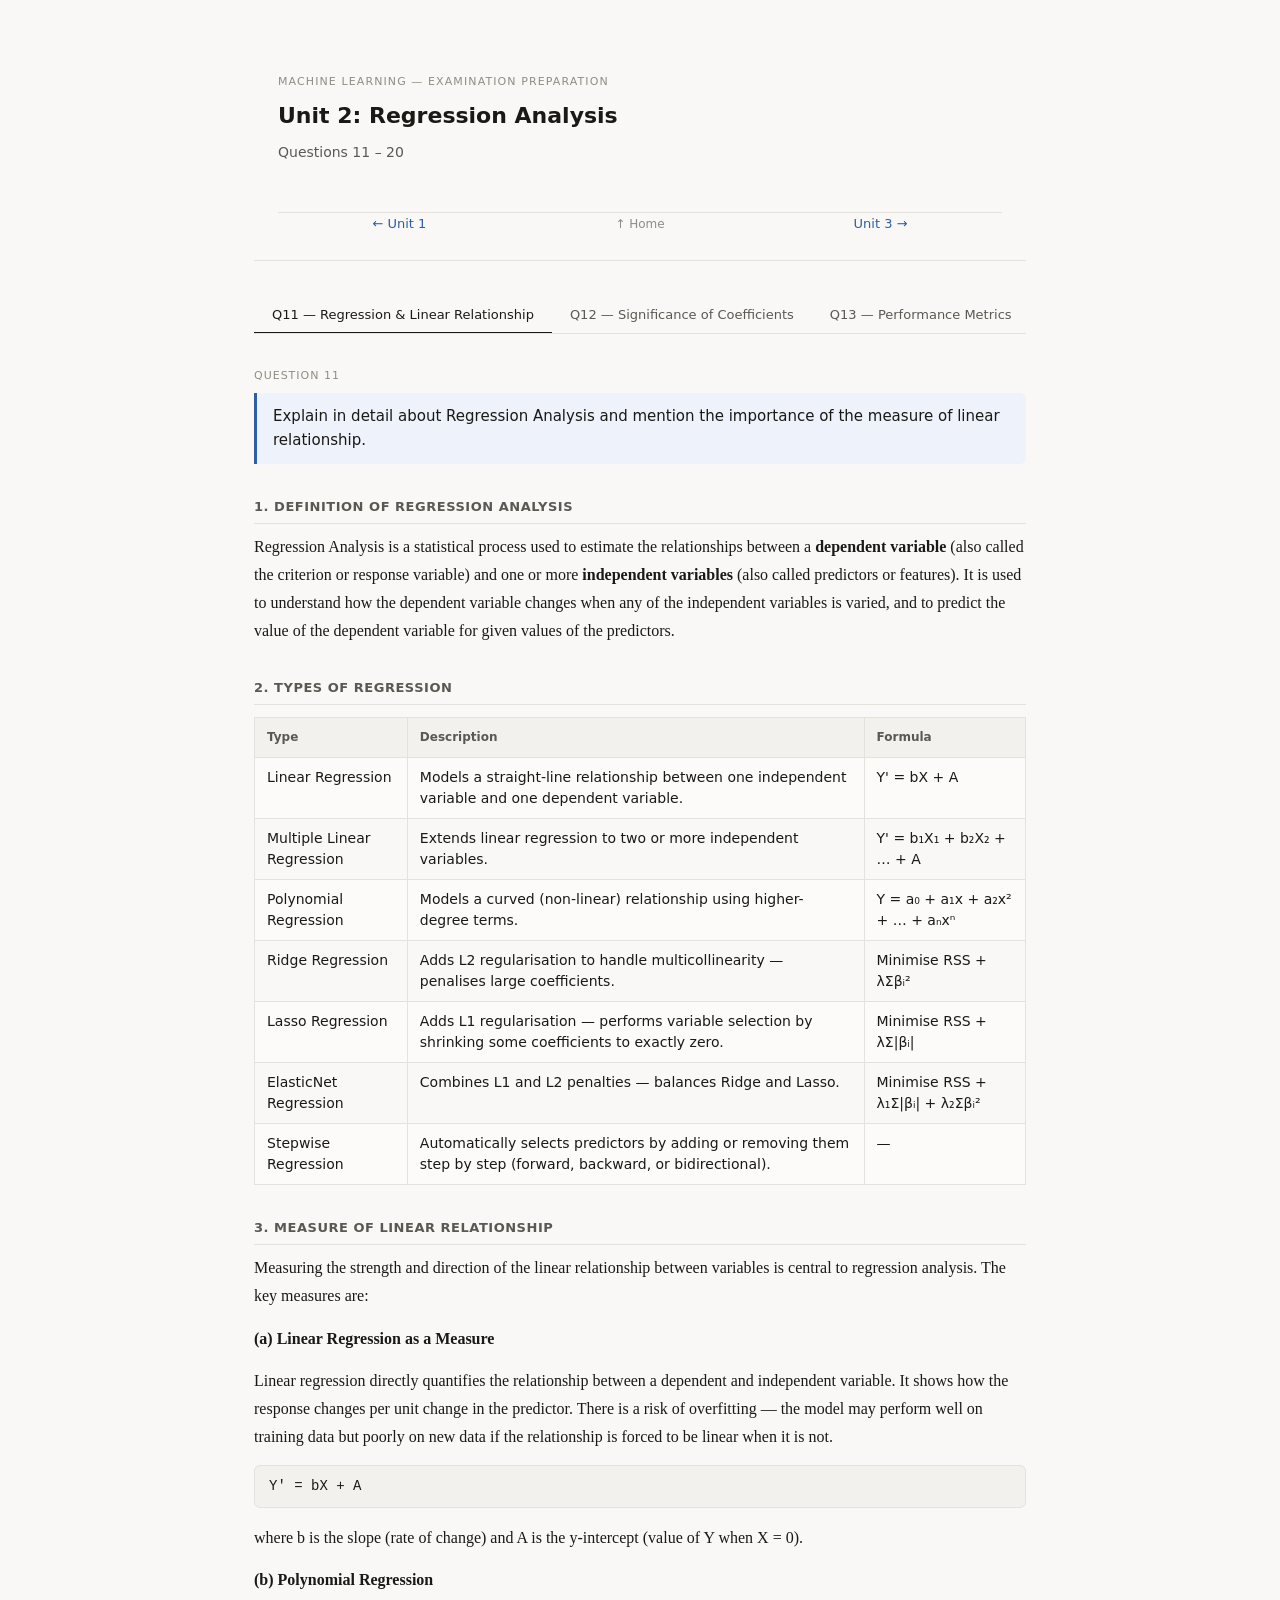
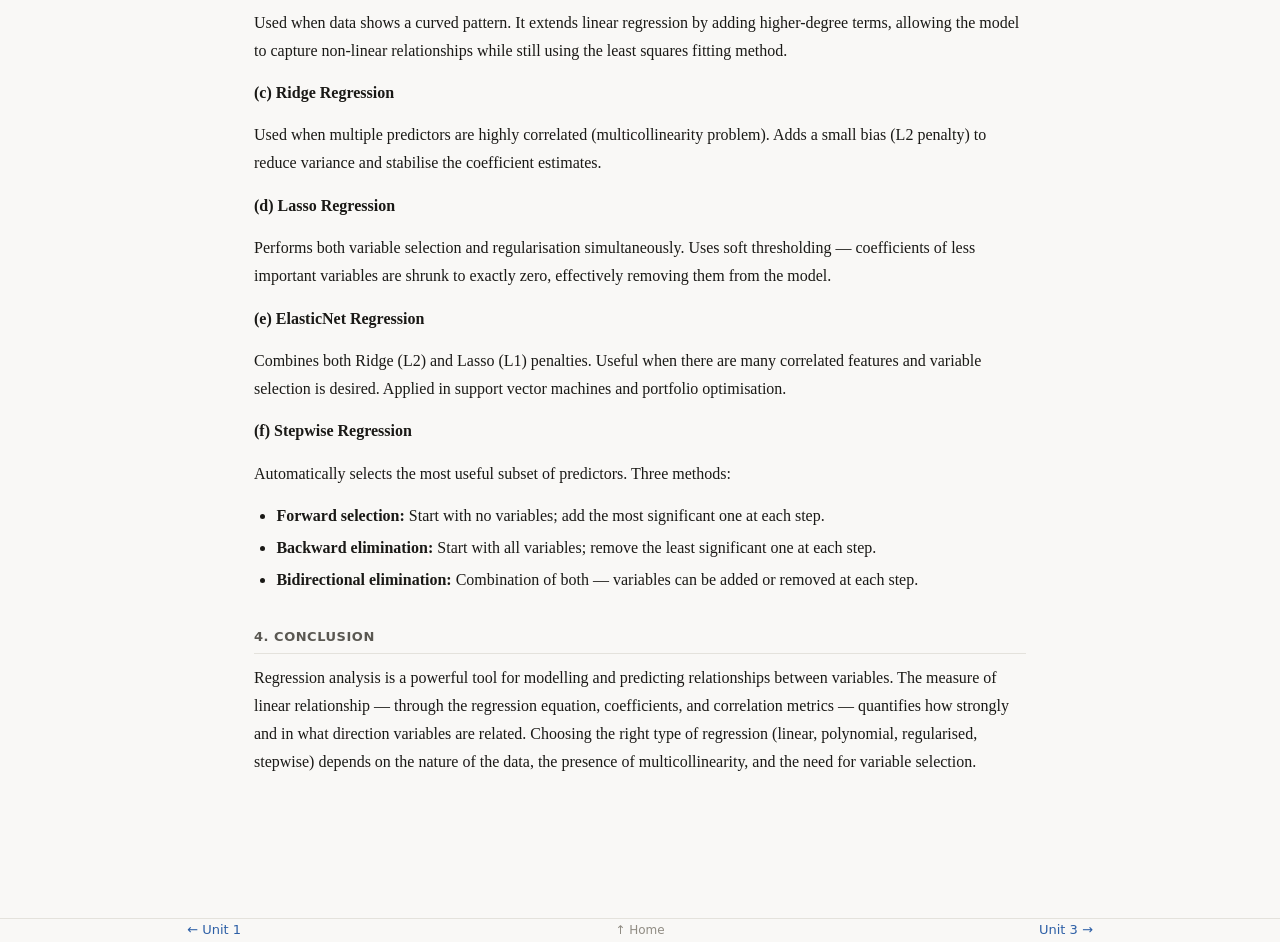
<file: unit2.html>
<!DOCTYPE html>
<html lang="en">
<head>
<meta charset="UTF-8">
<meta name="viewport" content="width=device-width, initial-scale=1.0">
<title>ML Unit 2 — Regression Analysis (Q11–20)</title>
<link rel="stylesheet" href="styles.css">
</head>
<body>
<div class="page">

  <header class="page-header">
    <p class="page-kicker">Machine Learning — Examination Preparation</p>
    <h1 class="page-title">Unit 2: Regression Analysis</h1>
    <p class="page-sub">Questions 11 – 20</p>
    <nav class="page-nav">
      <a href="unit1.html">← Unit 1</a>
      <a class="home" href="index.html">↑ Home</a>
      <a href="unit3.html">Unit 3 →</a>
    </nav>
  </header>

  <nav class="tab-bar" role="tablist">
    <button class="tab-btn active" role="tab" onclick="show(11)">Q11 — Regression &amp; Linear Relationship</button>
    <button class="tab-btn" role="tab" onclick="show(12)">Q12 — Significance of Coefficients</button>
    <button class="tab-btn" role="tab" onclick="show(13)">Q13 — Performance Metrics</button>
    <button class="tab-btn" role="tab" onclick="show(14)">Q14 — Coefficients &amp; Y-intercept</button>
    <button class="tab-btn" role="tab" onclick="show(15)">Q15 — Simple vs Multiple LR</button>
    <button class="tab-btn" role="tab" onclick="show(16)">Q16 — Polynomial Regression</button>
    <button class="tab-btn" role="tab" onclick="show(17)">Q17 — Slope, Intercept &amp; Correlation</button>
    <button class="tab-btn" role="tab" onclick="show(18)">Q18 — Overfitting</button>
    <button class="tab-btn" role="tab" onclick="show(19)">Q19 — Simple LR vs Polynomial LR</button>
    <button class="tab-btn" role="tab" onclick="show(20)">Q20 — Underfitting</button>
  </nav>

  <!-- ════════════════ Q11 ════════════════ -->
  <section class="q-panel active" id="panel-11" role="tabpanel">
    <p class="q-label">Question 11</p>
    <div class="q-title">Explain in detail about Regression Analysis and mention the importance of the measure of linear relationship.</div>
    <div class="q-body">

      <h3>1. Definition of Regression Analysis</h3>
      <p>Regression Analysis is a statistical process used to estimate the relationships between a <strong>dependent variable</strong> (also called the criterion or response variable) and one or more <strong>independent variables</strong> (also called predictors or features). It is used to understand how the dependent variable changes when any of the independent variables is varied, and to predict the value of the dependent variable for given values of the predictors.</p>

      <h3>2. Types of Regression</h3>
      <table>
        <tr><th>Type</th><th>Description</th><th>Formula</th></tr>
        <tr><td>Linear Regression</td><td>Models a straight-line relationship between one independent variable and one dependent variable.</td><td>Y' = bX + A</td></tr>
        <tr><td>Multiple Linear Regression</td><td>Extends linear regression to two or more independent variables.</td><td>Y' = b₁X₁ + b₂X₂ + … + A</td></tr>
        <tr><td>Polynomial Regression</td><td>Models a curved (non-linear) relationship using higher-degree terms.</td><td>Y = a₀ + a₁x + a₂x² + … + aₙxⁿ</td></tr>
        <tr><td>Ridge Regression</td><td>Adds L2 regularisation to handle multicollinearity — penalises large coefficients.</td><td>Minimise RSS + λΣβᵢ²</td></tr>
        <tr><td>Lasso Regression</td><td>Adds L1 regularisation — performs variable selection by shrinking some coefficients to exactly zero.</td><td>Minimise RSS + λΣ|βᵢ|</td></tr>
        <tr><td>ElasticNet Regression</td><td>Combines L1 and L2 penalties — balances Ridge and Lasso.</td><td>Minimise RSS + λ₁Σ|βᵢ| + λ₂Σβᵢ²</td></tr>
        <tr><td>Stepwise Regression</td><td>Automatically selects predictors by adding or removing them step by step (forward, backward, or bidirectional).</td><td>—</td></tr>
      </table>

      <h3>3. Measure of Linear Relationship</h3>
      <p>Measuring the strength and direction of the linear relationship between variables is central to regression analysis. The key measures are:</p>

      <p><strong>(a) Linear Regression as a Measure</strong></p>
      <p>Linear regression directly quantifies the relationship between a dependent and independent variable. It shows how the response changes per unit change in the predictor. There is a risk of overfitting — the model may perform well on training data but poorly on new data if the relationship is forced to be linear when it is not.</p>
      <div class="formula formula-block">Y' = bX + A</div>
      <p>where b is the slope (rate of change) and A is the y-intercept (value of Y when X = 0).</p>

      <p><strong>(b) Polynomial Regression</strong></p>
      <p>Used when data shows a curved pattern. It extends linear regression by adding higher-degree terms, allowing the model to capture non-linear relationships while still using the least squares fitting method.</p>

      <p><strong>(c) Ridge Regression</strong></p>
      <p>Used when multiple predictors are highly correlated (multicollinearity problem). Adds a small bias (L2 penalty) to reduce variance and stabilise the coefficient estimates.</p>

      <p><strong>(d) Lasso Regression</strong></p>
      <p>Performs both variable selection and regularisation simultaneously. Uses soft thresholding — coefficients of less important variables are shrunk to exactly zero, effectively removing them from the model.</p>

      <p><strong>(e) ElasticNet Regression</strong></p>
      <p>Combines both Ridge (L2) and Lasso (L1) penalties. Useful when there are many correlated features and variable selection is desired. Applied in support vector machines and portfolio optimisation.</p>

      <p><strong>(f) Stepwise Regression</strong></p>
      <p>Automatically selects the most useful subset of predictors. Three methods:</p>
      <ul>
        <li><strong>Forward selection:</strong> Start with no variables; add the most significant one at each step.</li>
        <li><strong>Backward elimination:</strong> Start with all variables; remove the least significant one at each step.</li>
        <li><strong>Bidirectional elimination:</strong> Combination of both — variables can be added or removed at each step.</li>
      </ul>

      <h3>4. Conclusion</h3>
      <p>Regression analysis is a powerful tool for modelling and predicting relationships between variables. The measure of linear relationship — through the regression equation, coefficients, and correlation metrics — quantifies how strongly and in what direction variables are related. Choosing the right type of regression (linear, polynomial, regularised, stepwise) depends on the nature of the data, the presence of multicollinearity, and the need for variable selection.</p>

    </div>
  </section>

  <!-- ════════════════ Q12 ════════════════ -->
  <section class="q-panel" id="panel-12" role="tabpanel">
    <p class="q-label">Question 12</p>
    <div class="q-title">Discuss the significance of coefficients in Linear Regression and compute the coefficient and Y-intercept for given values using the least squares method.</div>
    <div class="q-body">

      <h3>1. Linear Regression — Recap</h3>
      <p>Simple linear regression models the relationship between one independent variable (X) and one dependent variable (Y) using a straight-line equation:</p>
      <div class="formula formula-block">Y' = bX + A</div>
      <p>where <strong>b</strong> is the regression coefficient (slope) and <strong>A</strong> is the Y-intercept.</p>

      <h3>2. Significance of the Coefficient (b — Slope)</h3>
      <ul>
        <li>The slope b represents the <strong>rate of change</strong> in Y for a one-unit increase in X.</li>
        <li>It quantifies the <strong>strength and direction</strong> of the relationship:
          <ul>
            <li>b &gt; 0 → positive relationship (Y increases as X increases)</li>
            <li>b &lt; 0 → negative relationship (Y decreases as X increases)</li>
            <li>b = 0 → no linear relationship between X and Y</li>
          </ul>
        </li>
        <li>A larger |b| indicates a steeper line and a stronger effect of X on Y.</li>
        <li>The coefficient is estimated from data to <strong>minimise prediction error</strong>.</li>
      </ul>

      <h3>3. Significance of the Y-Intercept (A)</h3>
      <ul>
        <li>The Y-intercept A is the predicted value of Y when X = 0.</li>
        <li>It positions the regression line on the Y-axis.</li>
        <li>In some contexts it has a direct practical interpretation; in others it is purely mathematical.</li>
      </ul>

      <h3>4. Least Squares Method</h3>
      <p>The least squares method finds the values of b and A that <strong>minimise the sum of squared residuals</strong> (SSR) — the total squared difference between observed values and predicted values:</p>
      <div class="formula formula-block">SSR = Σ (Yᵢ − Ŷᵢ)²</div>
      <p>The formulas derived from this minimisation are:</p>
      <div class="formula formula-block">b = [n·ΣXY − ΣX·ΣY] / [n·ΣX² − (ΣX)²]</div>
      <div class="formula formula-block">A = (ΣY − b·ΣX) / n = Ȳ − b·X̄</div>

      <h3>5. Worked Example</h3>
      <p>Given the following dataset:</p>
      <table>
        <tr><th>X (Hours studied)</th><th>Y (Marks)</th><th>X²</th><th>XY</th></tr>
        <tr><td>1</td><td>2</td><td>1</td><td>2</td></tr>
        <tr><td>2</td><td>3</td><td>4</td><td>6</td></tr>
        <tr><td>3</td><td>5</td><td>9</td><td>15</td></tr>
        <tr><td>4</td><td>4</td><td>16</td><td>16</td></tr>
        <tr><td>5</td><td>6</td><td>25</td><td>30</td></tr>
        <tr><td><strong>ΣX = 15</strong></td><td><strong>ΣY = 20</strong></td><td><strong>ΣX² = 55</strong></td><td><strong>ΣXY = 69</strong></td></tr>
      </table>
      <p>n = 5</p>
      <p><strong>Step 1 — Calculate b (slope):</strong></p>
      <div class="formula formula-block">b = (5 × 69 − 15 × 20) / (5 × 55 − 15²) = (345 − 300) / (275 − 225) = 45 / 50 = 0.9</div>
      <p><strong>Step 2 — Calculate A (y-intercept):</strong></p>
      <div class="formula formula-block">A = (20 − 0.9 × 15) / 5 = (20 − 13.5) / 5 = 6.5 / 5 = 1.3</div>
      <p><strong>Regression Equation:</strong></p>
      <div class="formula formula-block">Y' = 0.9X + 1.3</div>
      <p>Interpretation: For every additional hour studied, marks increase by 0.9. A student who studies 0 hours is predicted to score 1.3 marks.</p>

      <h3>6. Conclusion</h3>
      <p>The regression coefficient (slope) quantifies the effect of the independent variable on the dependent variable, while the Y-intercept fixes the baseline prediction. The least squares method provides the mathematically optimal estimates by minimising total squared prediction error, producing the best-fit straight line through the data.</p>

    </div>
  </section>

  <!-- ════════════════ Q13 ════════════════ -->
  <section class="q-panel" id="panel-13" role="tabpanel">
    <p class="q-label">Question 13</p>
    <div class="q-title">Discuss the different performance metrics of regression models.</div>
    <div class="q-body">

      <p>Performance metrics for regression models measure how accurately the model predicts continuous output values. Unlike classification metrics, regression metrics focus on the <strong>magnitude of prediction errors</strong> — the difference between actual values (Yᵢ) and predicted values (Ŷᵢ).</p>

      <h3>1. Mean Absolute Error (MAE)</h3>
      <p>MAE calculates the average of the absolute differences between actual and predicted values. It gives an intuitive measure of average prediction error in the same unit as the output variable.</p>
      <div class="formula formula-block">MAE = (1/n) × Σ |Yᵢ − Ŷᵢ|</div>
      <ul>
        <li>All errors are weighted equally regardless of magnitude.</li>
        <li>Less sensitive to outliers than MSE.</li>
        <li>A lower MAE indicates better model performance.</li>
      </ul>

      <h3>2. Mean Squared Error (MSE)</h3>
      <p>MSE calculates the average of the squared differences between actual and predicted values. Squaring the errors gives proportionally more weight to large errors.</p>
      <div class="formula formula-block">MSE = (1/n) × Σ (Yᵢ − Ŷᵢ)²</div>
      <ul>
        <li>More sensitive to outliers than MAE — a single large error inflates MSE significantly.</li>
        <li>Differentiable everywhere, making it suitable for gradient-based optimisation.</li>
        <li>Commonly used as the loss function during model training.</li>
      </ul>

      <h3>3. Root Mean Squared Error (RMSE)</h3>
      <p>RMSE is the square root of MSE, restoring the metric to the same unit as the output variable.</p>
      <div class="formula formula-block">RMSE = √[ (1/n) × Σ (Yᵢ − Ŷᵢ)² ]</div>
      <ul>
        <li>More interpretable than MSE because it is on the same scale as Y.</li>
        <li>Still sensitive to outliers (due to the squaring in MSE).</li>
        <li>Widely used as the primary evaluation metric in regression tasks.</li>
      </ul>

      <h3>4. R-squared (R²) — Coefficient of Determination</h3>
      <p>R² measures the proportion of variance in the dependent variable that is explained by the model's predictions.</p>
      <div class="formula formula-block">R² = 1 − (SS_residual / SS_total)</div>
      <p>where SS_residual = Σ(Yᵢ − Ŷᵢ)² and SS_total = Σ(Yᵢ − Ȳ)².</p>
      <ul>
        <li>Range: 0 to 1. R² = 1 → perfect fit; R² = 0 → model explains none of the variance.</li>
        <li>Higher R² indicates a better fit.</li>
        <li>Does not account for the number of predictors — can be artificially inflated by adding irrelevant variables.</li>
      </ul>

      <h3>5. Adjusted R-squared</h3>
      <p>Adjusted R² improves on R² by penalising the addition of unnecessary independent variables. It only increases if a new variable genuinely improves the model.</p>
      <div class="formula formula-block">Adj. R² = 1 − [(1 − R²)(n − 1) / (n − p − 1)]</div>
      <p>where n is the number of observations and p is the number of predictors.</p>
      <ul>
        <li>Preferred over R² when comparing models with different numbers of predictors.</li>
        <li>Helps avoid overfitting in multiple regression.</li>
      </ul>

      <h3>6. Mean Absolute Percentage Error (MAPE)</h3>
      <p>MAPE expresses prediction error as a percentage of the actual values, making it scale-independent.</p>
      <div class="formula formula-block">MAPE = (100/n) × Σ | (Yᵢ − Ŷᵢ) / Yᵢ |</div>
      <ul>
        <li>Intuitive — tells you the average percentage error of predictions.</li>
        <li>Undefined when any actual value Yᵢ = 0.</li>
      </ul>

      <h3>7. Explained Variance Score</h3>
      <p>Measures how much of the total variance in the data is captured by the model's predictions.</p>
      <div class="formula formula-block">Explained Variance = 1 − Var(Y − Ŷ) / Var(Y)</div>
      <ul>
        <li>A higher value indicates that the model captures more of the data's variability.</li>
        <li>Similar to R² but not identical — differs when the mean of residuals is non-zero.</li>
      </ul>

      <h3>8. Summary Table</h3>
      <table>
        <tr><th>Metric</th><th>Unit</th><th>Outlier Sensitivity</th><th>Best Value</th><th>Key Strength</th></tr>
        <tr><td>MAE</td><td>Same as Y</td><td>Low</td><td>0</td><td>Robust, easy to interpret</td></tr>
        <tr><td>MSE</td><td>Y²</td><td>High</td><td>0</td><td>Differentiable; used in training loss</td></tr>
        <tr><td>RMSE</td><td>Same as Y</td><td>High</td><td>0</td><td>Interpretable; standard evaluation metric</td></tr>
        <tr><td>R²</td><td>Unitless</td><td>Moderate</td><td>1</td><td>Relative model fit; easy to compare</td></tr>
        <tr><td>Adjusted R²</td><td>Unitless</td><td>Moderate</td><td>1</td><td>Corrects for extra predictors</td></tr>
        <tr><td>MAPE</td><td>%</td><td>Moderate</td><td>0%</td><td>Scale-independent percentage error</td></tr>
      </table>

      <h3>9. Conclusion</h3>
      <p>Choosing the right regression performance metric depends on the application. MAE is robust to outliers and easy to interpret. RMSE is standard and widely reported but is sensitive to large errors. R² and Adjusted R² measure how well the model explains the variance in the data. MAPE is useful when a percentage-based error interpretation is needed. In practice, multiple metrics are often reported together for a complete picture of model quality.</p>

    </div>
  </section>

  <!-- ════════════════ Q14 ════════════════ -->
  <section class="q-panel" id="panel-14" role="tabpanel">
    <p class="q-label">Question 14</p>
    <div class="q-title">Discuss the significance of coefficients in Linear Regression and compute the coefficient and Y-intercept for the given values.</div>
    <div class="q-body">

      <p>This question combines the theory of coefficient significance with a computational problem. The least squares method is used to determine the best-fit line.</p>

      <h3>1. Significance of Regression Coefficients</h3>
      <p>In a simple linear regression model Y' = bX + A:</p>
      <ul>
        <li><strong>Slope (b):</strong> Measures the change in Y for each unit increase in X. Indicates the strength and direction of the linear relationship. A statistically significant b means X is a meaningful predictor of Y.</li>
        <li><strong>Y-intercept (A):</strong> The predicted value of Y when X = 0. Anchors the regression line on the Y-axis.</li>
        <li>Testing whether b ≠ 0 (via t-test or F-test) confirms whether the predictor has a statistically significant effect on the response.</li>
        <li>The sign of b tells whether the relationship is positive or negative; the magnitude tells how large the effect is.</li>
      </ul>

      <h3>2. Least Squares Formulas</h3>
      <div class="formula formula-block">b = [n·ΣXY − ΣX·ΣY] / [n·ΣX² − (ΣX)²]</div>
      <div class="formula formula-block">A = Ȳ − b·X̄ = (ΣY − b·ΣX) / n</div>

      <h3>3. Worked Example</h3>
      <p>Given data (advertising spend X vs sales Y):</p>
      <table>
        <tr><th>X</th><th>Y</th><th>X²</th><th>XY</th></tr>
        <tr><td>2</td><td>10</td><td>4</td><td>20</td></tr>
        <tr><td>4</td><td>20</td><td>16</td><td>80</td></tr>
        <tr><td>6</td><td>25</td><td>36</td><td>150</td></tr>
        <tr><td>8</td><td>30</td><td>64</td><td>240</td></tr>
        <tr><td>10</td><td>40</td><td>100</td><td>400</td></tr>
        <tr><td><strong>ΣX = 30</strong></td><td><strong>ΣY = 125</strong></td><td><strong>ΣX² = 220</strong></td><td><strong>ΣXY = 890</strong></td></tr>
      </table>
      <p>n = 5</p>
      <p><strong>Compute slope b:</strong></p>
      <div class="formula formula-block">b = (5 × 890 − 30 × 125) / (5 × 220 − 30²) = (4450 − 3750) / (1100 − 900) = 700 / 200 = 3.5</div>
      <p><strong>Compute intercept A:</strong></p>
      <div class="formula formula-block">A = (125 − 3.5 × 30) / 5 = (125 − 105) / 5 = 20 / 5 = 4.0</div>
      <p><strong>Regression Equation:</strong></p>
      <div class="formula formula-block">Y' = 3.5X + 4.0</div>
      <p><strong>Interpretation:</strong> For every additional unit of advertising spend, sales increase by 3.5 units. With zero advertising, predicted sales are 4.0 units.</p>

      <h3>4. Conclusion</h3>
      <p>The regression coefficient b and intercept A derived using the least squares method provide the optimal straight-line fit through the data. The coefficient is the most important parameter — it quantifies the linear effect of the predictor on the response and is the basis for inferential testing of whether that relationship is statistically meaningful.</p>

    </div>
  </section>

  <!-- ════════════════ Q15 ════════════════ -->
  <section class="q-panel" id="panel-15" role="tabpanel">
    <p class="q-label">Question 15</p>
    <div class="q-title">Differentiate between simple linear regression and multiple linear regression models with examples.</div>
    <div class="q-body">

      <h3>1. Simple Linear Regression (SLR)</h3>
      <p>Simple linear regression models the relationship between <strong>one independent variable</strong> and one dependent variable. The relationship is assumed to be a straight line.</p>
      <div class="formula formula-block">Y = β₀ + β₁X + ε</div>
      <ul>
        <li>β₀ = y-intercept; β₁ = slope; ε = error term</li>
        <li>Easy to understand, visualise (2D plot), and compute.</li>
        <li>Suitable when only one variable significantly drives the output.</li>
      </ul>
      <p><strong>Example:</strong> Predicting salary based on years of experience. One input (experience), one output (salary).</p>

      <h3>2. Multiple Linear Regression (MLR)</h3>
      <p>Multiple linear regression extends SLR to <strong>two or more independent variables</strong>. Each predictor has its own coefficient representing its individual contribution to the output.</p>
      <div class="formula formula-block">Y = β₀ + β₁X₁ + β₂X₂ + … + βₙXₙ + ε</div>
      <ul>
        <li>More complex — the model is a hyperplane in n-dimensional space rather than a line.</li>
        <li>Captures the combined effect of multiple factors on the dependent variable.</li>
        <li>Higher accuracy when the outcome is influenced by several variables simultaneously.</li>
      </ul>
      <p><strong>Example:</strong> Predicting house price based on area, number of rooms, location, and age of building. Multiple inputs, one output.</p>

      <h3>3. Comparison Table</h3>
      <table>
        <tr><th>Feature</th><th>Simple Linear Regression</th><th>Multiple Linear Regression</th></tr>
        <tr><td>Independent variables</td><td>Only 1</td><td>2 or more</td></tr>
        <tr><td>Effect captured</td><td>Effect of one factor on output</td><td>Combined effect of many factors</td></tr>
        <tr><td>Equation complexity</td><td>One predictor term</td><td>Multiple predictor terms</td></tr>
        <tr><td>Ease of understanding</td><td>Easy to understand and calculate</td><td>More complex</td></tr>
        <tr><td>Computation</td><td>Less computation required</td><td>More computation required</td></tr>
        <tr><td>Multicollinearity risk</td><td>None</td><td>Possible (correlated predictors)</td></tr>
        <tr><td>Model complexity</td><td>Simple</td><td>Complex</td></tr>
        <tr><td>Graph shape</td><td>Straight line (2D)</td><td>Plane or hyperplane (nD)</td></tr>
        <tr><td>Accuracy</td><td>Lower when multiple factors matter</td><td>Usually higher</td></tr>
        <tr><td>Interpretation</td><td>Easy</td><td>More difficult</td></tr>
        <tr><td>Use case</td><td>Age → Blood glucose level</td><td>Area + Rooms → House price</td></tr>
      </table>

      <h3>4. Conclusion</h3>
      <p>Simple linear regression is the appropriate choice when one predictor is sufficient to explain the output and simplicity is valued. Multiple linear regression is necessary when the outcome depends on several interacting factors and higher predictive accuracy is required. The choice between them depends on the problem domain, the available data, and the desired balance between interpretability and accuracy.</p>

    </div>
  </section>

  <!-- ════════════════ Q16 ════════════════ -->
  <section class="q-panel" id="panel-16" role="tabpanel">
    <p class="q-label">Question 16</p>
    <div class="q-title">Explain the need for polynomial regression in detail.</div>
    <div class="q-body">

      <h3>1. Definition</h3>
      <p>Polynomial regression is an extension of linear regression used when the relationship between the independent variable and the dependent variable is <strong>non-linear (curved)</strong> rather than a straight line. It fits a polynomial equation to the data using the least squares method. Unlike simple linear regression, the best-fit line is a curve rather than a straight line.</p>
      <p>Polynomial regression is technically a variant of multiple linear regression, as the polynomial terms (x², x³, etc.) can be treated as additional independent variables.</p>
      <div class="formula formula-block">Y = a₀ + a₁x + a₂x² + a₃x³ + … + aₙxⁿ</div>

      <h3>2. Need for Polynomial Regression</h3>

      <p><strong>(a) Limitation of Linear Regression</strong></p>
      <p>Linear regression assumes a straight-line relationship between variables. In many real-world scenarios, however, the data follows a curved or non-linear pattern. Forcing a straight line through such data produces large errors and poor predictions. Polynomial regression overcomes this by allowing the model to bend to fit the data's actual shape.</p>

      <p><strong>(b) Handles Curved (Non-linear) Data</strong></p>
      <p>When a scatter plot of the data shows a clear curve — such as an upward-accelerating or U-shaped trend — polynomial regression can capture this by adding higher-degree terms (x², x³, …) to the model equation. These terms introduce the flexibility needed to follow the curve.</p>

      <p><strong>(c) Better Accuracy</strong></p>
      <p>Since polynomial regression fits the actual shape of the data more closely, it produces more accurate predictions than linear regression when the underlying relationship is non-linear. The model's residuals (errors) are significantly smaller.</p>

      <p><strong>(d) Models Complex Relationships</strong></p>
      <p>Many real-world phenomena — population growth, drug response curves, economic trends — follow complex non-linear patterns that no straight line can adequately model. Polynomial regression provides a principled way to fit such patterns.</p>

      <p><strong>(e) Flexible Model</strong></p>
      <p>The degree n of the polynomial can be adjusted to match the complexity of the data pattern. A degree-2 polynomial (parabola) fits simple curves; higher degrees can fit more complex shapes. This flexibility makes the model adaptable to diverse datasets.</p>

      <p><strong>(f) Uses the Least Squares Method</strong></p>
      <p>Like linear regression, polynomial regression is fitted using the least squares method, which minimises the sum of squared differences between observed and predicted values. The underlying optimisation is the same; only the model structure changes.</p>

      <p><strong>(g) Real-World Applications</strong></p>
      <ul>
        <li>Growth rate analysis (biological or economic growth curves)</li>
        <li>Population prediction over time</li>
        <li>Temperature and weather forecasting</li>
        <li>Physics — projectile motion, acceleration curves</li>
        <li>Finance — modelling non-linear price trends</li>
      </ul>

      <h3>3. Risk — Overfitting</h3>
      <p>A key limitation of polynomial regression is the risk of overfitting when the polynomial degree is too high. The model may fit the training data very closely — including noise — but perform poorly on new data. Cross-validation and regularisation are used to manage this risk.</p>

      <h3>4. Conclusion</h3>
      <p>Polynomial regression is essential when real-world data exhibits non-linear patterns that a simple straight line cannot capture. By incorporating higher-degree terms of the independent variable, it provides the flexibility to model curves accurately while still using the familiar and well-understood least squares optimisation framework. The appropriate polynomial degree should be selected carefully to balance accuracy and the risk of overfitting.</p>

    </div>
  </section>

  <!-- ════════════════ Q17 ════════════════ -->
  <section class="q-panel" id="panel-17" role="tabpanel">
    <p class="q-label">Question 17 · Numerical</p>
    <div class="q-title">Calculate the slope, intercept, regression equation, and determine the linear correlation coefficient (r) for a given dataset. Plot the best-fit line.</div>
    <div class="q-body">

      <h3>1. Formulas Required</h3>
      <div class="formula formula-block">Slope (b) = [n·ΣXY − ΣX·ΣY] / [n·ΣX² − (ΣX)²]</div>
      <div class="formula formula-block">Intercept (A) = Ȳ − b·X̄</div>
      <div class="formula formula-block">r = [n·ΣXY − ΣX·ΣY] / √{[n·ΣX² − (ΣX)²] × [n·ΣY² − (ΣY)²]}</div>

      <h3>2. Worked Example</h3>
      <p>Given dataset (X = study hours, Y = test score):</p>
      <table>
        <tr><th>X</th><th>Y</th><th>X²</th><th>Y²</th><th>XY</th></tr>
        <tr><td>2</td><td>50</td><td>4</td><td>2500</td><td>100</td></tr>
        <tr><td>4</td><td>60</td><td>16</td><td>3600</td><td>240</td></tr>
        <tr><td>6</td><td>70</td><td>36</td><td>4900</td><td>420</td></tr>
        <tr><td>8</td><td>80</td><td>64</td><td>6400</td><td>640</td></tr>
        <tr><td>10</td><td>90</td><td>100</td><td>8100</td><td>900</td></tr>
        <tr><td><strong>ΣX = 30</strong></td><td><strong>ΣY = 350</strong></td><td><strong>ΣX² = 220</strong></td><td><strong>ΣY² = 25500</strong></td><td><strong>ΣXY = 2300</strong></td></tr>
      </table>
      <p>n = 5</p>

      <p><strong>Step 1 — Calculate slope b:</strong></p>
      <div class="formula formula-block">b = (5 × 2300 − 30 × 350) / (5 × 220 − 30²) = (11500 − 10500) / (1100 − 900) = 1000 / 200 = 5</div>

      <p><strong>Step 2 — Calculate intercept A:</strong></p>
      <div class="formula formula-block">X̄ = 30/5 = 6 &nbsp;&nbsp; Ȳ = 350/5 = 70</div>
      <div class="formula formula-block">A = 70 − 5 × 6 = 70 − 30 = 40</div>

      <p><strong>Step 3 — Regression equation:</strong></p>
      <div class="formula formula-block">Y' = 5X + 40</div>

      <p><strong>Step 4 — Correlation coefficient r:</strong></p>
      <div class="formula formula-block">r = (5 × 2300 − 30 × 350) / √{(5 × 220 − 900) × (5 × 25500 − 350²)}</div>
      <div class="formula formula-block">r = 1000 / √{200 × (127500 − 122500)} = 1000 / √{200 × 5000} = 1000 / √1000000 = 1000 / 1000 = 1.0</div>

      <h3>3. Interpretation</h3>
      <table>
        <tr><th>Value</th><th>Result</th><th>Interpretation</th></tr>
        <tr><td>Slope (b)</td><td>5</td><td>For each additional study hour, the test score increases by 5 points.</td></tr>
        <tr><td>Intercept (A)</td><td>40</td><td>A student who studies 0 hours is predicted to score 40.</td></tr>
        <tr><td>r</td><td>1.0</td><td>Perfect positive linear correlation — as X increases, Y increases perfectly proportionally.</td></tr>
      </table>

      <h3>4. Interpreting the Correlation Coefficient r</h3>
      <table>
        <tr><th>Value of r</th><th>Interpretation</th></tr>
        <tr><td>r = +1.0</td><td>Perfect positive linear correlation</td></tr>
        <tr><td>0.7 ≤ r &lt; 1.0</td><td>Strong positive correlation</td></tr>
        <tr><td>0.4 ≤ r &lt; 0.7</td><td>Moderate positive correlation</td></tr>
        <tr><td>0 &lt; r &lt; 0.4</td><td>Weak positive correlation</td></tr>
        <tr><td>r = 0</td><td>No linear correlation</td></tr>
        <tr><td>r = −1.0</td><td>Perfect negative linear correlation</td></tr>
      </table>

      <h3>5. Conclusion</h3>
      <p>The least squares method yields slope b = 5 and intercept A = 40, giving the regression equation Y' = 5X + 40. The correlation coefficient r = 1.0 confirms a perfect positive linear relationship in this dataset. In practice, r values close to ±1 indicate strong linear relationships, while values near 0 suggest no significant linear association.</p>

    </div>
  </section>

  <!-- ════════════════ Q18 ════════════════ -->
  <section class="q-panel" id="panel-18" role="tabpanel">
    <p class="q-label">Question 18</p>
    <div class="q-title">Discuss about overfitting in detail. List the reasons for overfitting and ways to tackle overfitting.</div>
    <div class="q-body">

      <h3>1. Definition</h3>
      <p>Overfitting occurs when a machine learning model learns the training data <strong>too well</strong> — including its noise and random fluctuations — to the extent that it performs very well on training data but <strong>generalises poorly to new, unseen data</strong>. The model has effectively memorised the training examples rather than learning the underlying pattern.</p>
      <p>Overfitting is characterised by <strong>low bias and high variance</strong>: the model is very flexible and fits training data tightly, but its predictions vary wildly on new data.</p>

      <h3>2. Analogy</h3>
      <p>A student who memorises every answer from past papers without understanding the concepts may score perfectly on those papers but fail in the actual exam when questions are rephrased. This is analogous to an overfitted model.</p>

      <h3>3. Reasons for Overfitting</h3>
      <table>
        <tr><th>Reason</th><th>Explanation</th></tr>
        <tr><td>Overly complex model</td><td>Too many parameters, layers, or polynomial degree — the model learns noise as if it were signal.</td></tr>
        <tr><td>Small training dataset</td><td>Insufficient data forces the model to memorise the few examples it has rather than generalise.</td></tr>
        <tr><td>Too many features</td><td>Irrelevant features add noise and increase model complexity unnecessarily.</td></tr>
        <tr><td>High-degree polynomial</td><td>High-degree curves pass through every training point, including outliers and noise.</td></tr>
        <tr><td>Training for too many epochs</td><td>Excessive training causes the model to over-learn the training set; validation error starts increasing while training error keeps falling.</td></tr>
        <tr><td>Noisy data</td><td>Errors and random fluctuations in the training data mislead the model into learning false patterns.</td></tr>
        <tr><td>Lack of regularisation</td><td>Without any penalty on model complexity, the algorithm freely fits any pattern it finds.</td></tr>
      </table>

      <h3>4. Ways to Tackle Overfitting</h3>
      <table>
        <tr><th>Technique</th><th>How It Helps</th></tr>
        <tr><td>Increase training data</td><td>More diverse examples help the model learn genuine patterns rather than memorising specific instances.</td></tr>
        <tr><td>Simplify the model</td><td>Reduce parameters, layers, or polynomial degree — a simpler model has less capacity to overfit.</td></tr>
        <tr><td>Feature selection</td><td>Remove unnecessary or irrelevant features to reduce complexity and noise.</td></tr>
        <tr><td>Regularisation (Ridge / Lasso)</td><td>Adds a penalty term to the loss function that discourages large coefficient values, constraining model flexibility.</td></tr>
        <tr><td>Cross-validation</td><td>k-fold cross-validation evaluates model performance on multiple held-out subsets, providing a more reliable estimate of generalisation.</td></tr>
        <tr><td>Early stopping</td><td>Monitor validation error during training; stop when it begins to increase, preventing the model from over-learning the training set.</td></tr>
        <tr><td>Dropout (Neural Networks)</td><td>Randomly deactivates neurons during training, preventing co-adaptation and improving generalisation.</td></tr>
        <tr><td>Data augmentation</td><td>Artificially expand the training set by applying transformations (rotation, noise, flipping) to existing examples.</td></tr>
        <tr><td>Reduce noise in data</td><td>Clean and preprocess data properly to remove errors and outliers that the model might learn as patterns.</td></tr>
      </table>

      <h3>5. Conclusion</h3>
      <p>Overfitting is one of the most common and important challenges in machine learning. A model that overfits may appear highly accurate during training but fails in real-world deployment. Prevention requires a combination of strategies — collecting more data, simplifying the model, applying regularisation, and validating performance on held-out data. The goal is always to find the right balance between fitting the training data and generalising to new examples.</p>

    </div>
  </section>

  <!-- ════════════════ Q19 ════════════════ -->
  <section class="q-panel" id="panel-19" role="tabpanel">
    <p class="q-label">Question 19</p>
    <div class="q-title">Differentiate between simple linear regression and polynomial regression models with examples.</div>
    <div class="q-body">

      <h3>1. Simple Linear Regression</h3>
      <p>Simple linear regression models the relationship between <strong>one independent variable</strong> and one dependent variable as a <strong>straight line</strong>.</p>
      <div class="formula formula-block">Y = β₀ + β₁X + ε</div>
      <ul>
        <li>Assumes a linear (first-degree) relationship.</li>
        <li>Simple, fast to compute, and easy to interpret.</li>
        <li>Appropriate when data follows a linear trend.</li>
        <li>Low risk of overfitting.</li>
      </ul>
      <p><strong>Example:</strong> Predicting salary from years of experience — each additional year adds a roughly constant increment to salary.</p>

      <h3>2. Polynomial Regression</h3>
      <p>Polynomial regression uses one independent variable but includes <strong>higher-degree terms</strong> (X², X³, …) to model a curved (non-linear) relationship.</p>
      <div class="formula formula-block">Y = a₀ + a₁X + a₂X² + a₃X³ + … + aₙXⁿ + ε</div>
      <ul>
        <li>Models non-linear (curved) relationships.</li>
        <li>More flexible than simple linear regression.</li>
        <li>Appropriate when a scatter plot shows a curved trend.</li>
        <li>Higher risk of overfitting as degree increases.</li>
      </ul>
      <p><strong>Example:</strong> Predicting population growth over time — early growth is slow, then accelerates, then slows again, forming an S-curve or parabola.</p>

      <h3>3. Comparison Table</h3>
      <table>
        <tr><th>Feature</th><th>Simple Linear Regression</th><th>Polynomial Regression</th></tr>
        <tr><td>Type of relationship</td><td>Linear (straight line)</td><td>Non-linear (curve)</td></tr>
        <tr><td>Degree of equation</td><td>First degree (degree 1)</td><td>Higher degree (degree ≥ 2)</td></tr>
        <tr><td>Complexity</td><td>Simple</td><td>More complex</td></tr>
        <tr><td>Accuracy for curved data</td><td>Low — poor fit</td><td>High — good fit</td></tr>
        <tr><td>Flexibility</td><td>Less flexible</td><td>More flexible</td></tr>
        <tr><td>Risk of overfitting</td><td>Low</td><td>High (for high degrees)</td></tr>
        <tr><td>Graph shape</td><td>Straight line</td><td>Curve (parabola, cubic, etc.)</td></tr>
        <tr><td>Usage</td><td>Linear trend in data</td><td>Curved or non-linear trend</td></tr>
        <tr><td>Number of variables</td><td>One predictor (X)</td><td>One predictor (X) with powers</td></tr>
        <tr><td>Fitting method</td><td>Least squares</td><td>Least squares</td></tr>
      </table>

      <h3>4. When to Choose Each</h3>
      <ul>
        <li>Use <strong>simple linear regression</strong> when the scatter plot shows a roughly straight-line trend and interpretability is important.</li>
        <li>Use <strong>polynomial regression</strong> when the scatter plot shows a clear curve, linear regression gives high residuals, or the domain knowledge suggests a non-linear relationship.</li>
        <li>Always validate with cross-validation and avoid very high polynomial degrees to prevent overfitting.</li>
      </ul>

      <h3>5. Conclusion</h3>
      <p>Simple linear and polynomial regression are closely related — polynomial regression is literally an extension of linear regression with added terms. The key difference is flexibility: polynomial regression can capture curves that linear regression cannot. However, this flexibility comes at the cost of increased overfitting risk. Selecting the appropriate model type depends on the shape of the data distribution, the available training set size, and the desired balance between accuracy and generalisability.</p>

    </div>
  </section>

  <!-- ════════════════ Q20 ════════════════ -->
  <section class="q-panel" id="panel-20" role="tabpanel">
    <p class="q-label">Question 20</p>
    <div class="q-title">Discuss about underfitting in detail. List the reasons for underfitting and ways to tackle underfitting.</div>
    <div class="q-body">

      <h3>1. Definition</h3>
      <p>Underfitting is a condition in machine learning where a model is <strong>too simple</strong> to capture the underlying patterns in the data. An underfitted model performs poorly on <strong>both training data and test data</strong> — it has not learned enough from the training examples to make useful predictions.</p>
      <p>Underfitting is characterised by <strong>high bias and low variance</strong>: the model consistently makes the same types of errors regardless of which data it is applied to, because it lacks the capacity to represent the true underlying function.</p>

      <h3>2. Reasons for Underfitting</h3>
      <table>
        <tr><th>Reason</th><th>Explanation</th></tr>
        <tr><td>Model is too simple</td><td>Using a linear model for data with a non-linear pattern means the model structurally cannot fit the true relationship. Example: applying linear regression to data that follows a quadratic trend.</td></tr>
        <tr><td>Insufficient training</td><td>Training for too few epochs or iterations prevents the model from fully adjusting its parameters. The model stops learning before convergence.</td></tr>
        <tr><td>Missing important features</td><td>Key variables that influence the output are absent from the dataset. Without the right information, the model cannot learn accurately.</td></tr>
        <tr><td>Excessive regularisation</td><td>Too-large regularisation penalty (λ) forces coefficients so close to zero that the model cannot even fit the training data properly.</td></tr>
        <tr><td>Poor feature engineering</td><td>Raw features may not represent the problem well. Without appropriate transformations or derived features, even a complex model may underfit.</td></tr>
        <tr><td>Very small dataset</td><td>With extremely little data, the model may not have enough examples to learn any meaningful pattern.</td></tr>
      </table>

      <h3>3. Ways to Tackle Underfitting</h3>
      <table>
        <tr><th>Technique</th><th>How It Helps</th></tr>
        <tr><td>Increase model complexity</td><td>Use a more powerful model — polynomial regression instead of linear, a deeper neural network, or a decision tree with greater depth. Allows the model to capture non-linear patterns.</td></tr>
        <tr><td>Add relevant features</td><td>Include more informative input variables. Feature engineering (creating new features from existing ones) can significantly improve learning.</td></tr>
        <tr><td>Reduce regularisation</td><td>Lower the regularisation parameter λ to give the model more freedom to fit the training data.</td></tr>
        <tr><td>Train for more epochs</td><td>Allow the model more iterations to continue adjusting parameters and minimising training error.</td></tr>
        <tr><td>Use non-linear models</td><td>Replace linear models with algorithms that can capture complex, non-linear relationships — decision trees, SVMs with RBF kernel, neural networks.</td></tr>
        <tr><td>Improve data quality</td><td>Clean the dataset — remove noise, correct errors, handle missing values. High-quality data enables better learning even with simple models.</td></tr>
        <tr><td>Reduce learning rate carefully</td><td>A very high learning rate can cause the model to skip over the optimal parameters. Tuning the learning rate allows more careful convergence.</td></tr>
      </table>

      <h3>4. Overfitting vs. Underfitting — Comparison</h3>
      <table>
        <tr><th>Aspect</th><th>Underfitting</th><th>Overfitting</th></tr>
        <tr><td>Bias</td><td>High</td><td>Low</td></tr>
        <tr><td>Variance</td><td>Low</td><td>High</td></tr>
        <tr><td>Training error</td><td>High</td><td>Very low</td></tr>
        <tr><td>Test error</td><td>High</td><td>High</td></tr>
        <tr><td>Model complexity</td><td>Too simple</td><td>Too complex</td></tr>
        <tr><td>Fix direction</td><td>Increase complexity</td><td>Decrease complexity</td></tr>
      </table>

      <h3>5. Conclusion</h3>
      <p>Underfitting results from a model that is too constrained to capture the true patterns in data. It manifests as high error on both training and test sets — the model is not useful for either. Solutions involve increasing model capacity, improving features, and reducing over-regularisation. The ideal model sits between underfitting and overfitting — achieving the right balance between bias and variance for best generalisation performance. This balance point is known as the <strong>bias-variance tradeoff</strong>.</p>

    </div>
  </section>

</div><!-- .page -->

<nav class="page-nav">
  <a href="unit1.html">← Unit 1</a>
  <a class="home" href="index.html">↑ Home</a>
  <a href="unit3.html">Unit 3 →</a>
</nav>

<script>
  function show(n) {
    document.querySelectorAll('.q-panel').forEach(function(p) { p.classList.remove('active'); });
    document.querySelectorAll('.tab-btn').forEach(function(t) { t.classList.remove('active'); });
    document.getElementById('panel-' + n).classList.add('active');
    var tabs = document.querySelectorAll('.tab-btn');
    var idx = [11,12,13,14,15,16,17,18,19,20].indexOf(n);
    if (idx >= 0 && tabs[idx]) tabs[idx].classList.add('active');
  }
</script>
</body>
</html>
</file>
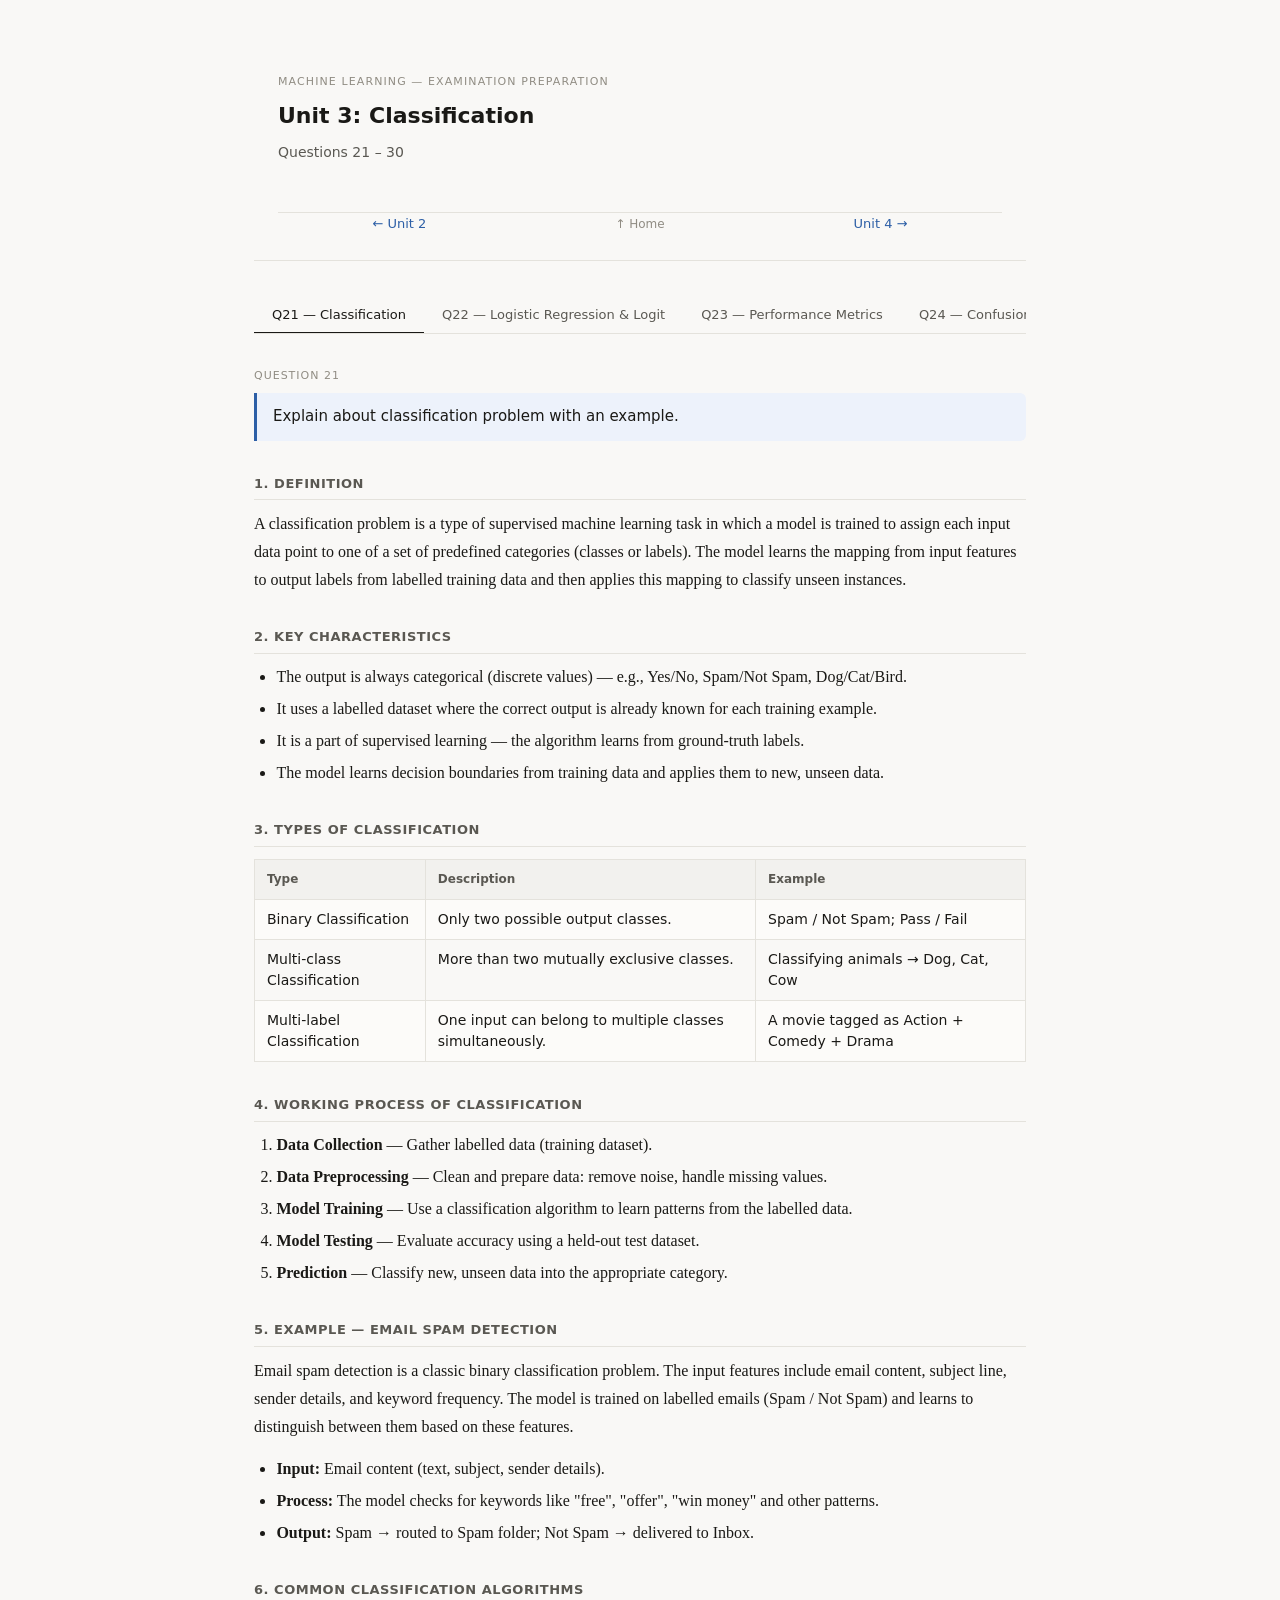
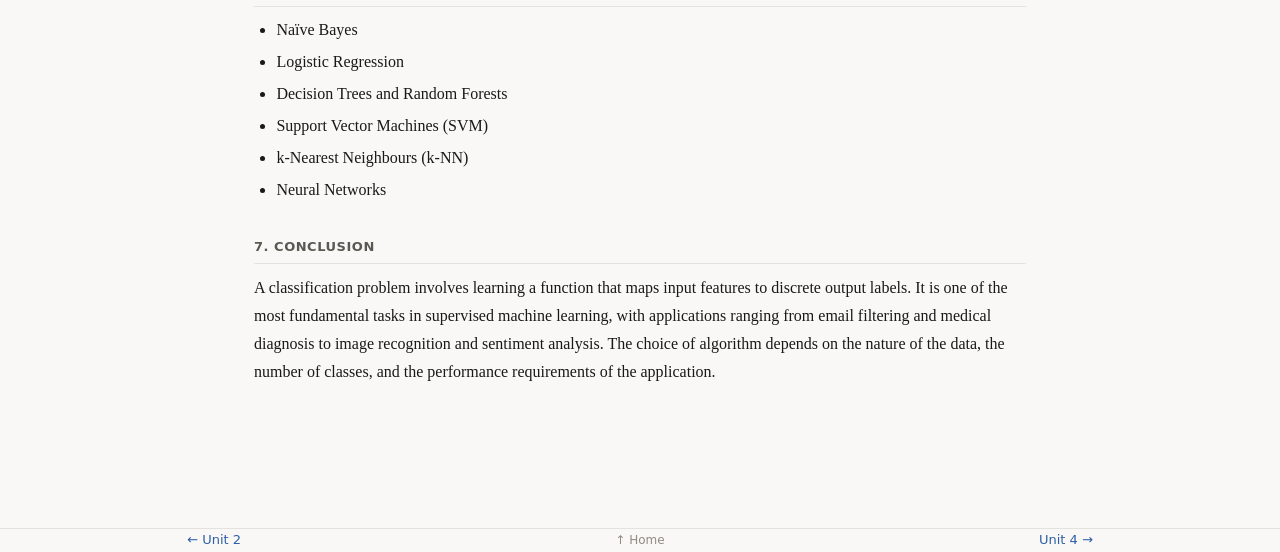
<file: unit3.html>
<!DOCTYPE html>
<html lang="en">
<head>
<meta charset="UTF-8">
<meta name="viewport" content="width=device-width, initial-scale=1.0">
<title>ML Unit 3 — Classification (Q21–30)</title>
<link rel="stylesheet" href="styles.css">
</head>
<body>
<div class="page">

  <header class="page-header">
    <p class="page-kicker">Machine Learning — Examination Preparation</p>
    <h1 class="page-title">Unit 3: Classification</h1>
    <p class="page-sub">Questions 21 – 30</p>
    <nav class="page-nav">
      <a href="unit2.html">← Unit 2</a>
      <a class="home" href="index.html">↑ Home</a>
      <a href="unit4.html">Unit 4 →</a>
    </nav>
  </header>

  <nav class="tab-bar" role="tablist">
    <button class="tab-btn active" role="tab" onclick="show(21)">Q21 — Classification</button>
    <button class="tab-btn" role="tab" onclick="show(22)">Q22 — Logistic Regression &amp; Logit</button>
    <button class="tab-btn" role="tab" onclick="show(23)">Q23 — Performance Metrics</button>
    <button class="tab-btn" role="tab" onclick="show(24)">Q24 — Confusion Matrix Numerical</button>
    <button class="tab-btn" role="tab" onclick="show(25)">Q25 — Gradient Descent</button>
    <button class="tab-btn" role="tab" onclick="show(26)">Q26 — Naïve Bayes</button>
    <button class="tab-btn" role="tab" onclick="show(27)">Q27 — Multi-label Classification</button>
    <button class="tab-btn" role="tab" onclick="show(28)">Q28 — Multi-class Classification</button>
    <button class="tab-btn" role="tab" onclick="show(29)">Q29 — Logistic Regression</button>
    <button class="tab-btn" role="tab" onclick="show(30)">Q30 — Precision / Recall</button>
  </nav>

  <!-- ════════════════ Q21 ════════════════ -->
  <section class="q-panel active" id="panel-21" role="tabpanel">
    <p class="q-label">Question 21</p>
    <div class="q-title">Explain about classification problem with an example.</div>
    <div class="q-body">

      <h3>1. Definition</h3>
      <p>A classification problem is a type of supervised machine learning task in which a model is trained to assign each input data point to one of a set of predefined categories (classes or labels). The model learns the mapping from input features to output labels from labelled training data and then applies this mapping to classify unseen instances.</p>

      <h3>2. Key Characteristics</h3>
      <ul>
        <li>The output is always categorical (discrete values) — e.g., Yes/No, Spam/Not Spam, Dog/Cat/Bird.</li>
        <li>It uses a labelled dataset where the correct output is already known for each training example.</li>
        <li>It is a part of supervised learning — the algorithm learns from ground-truth labels.</li>
        <li>The model learns decision boundaries from training data and applies them to new, unseen data.</li>
      </ul>

      <h3>3. Types of Classification</h3>
      <table>
        <tr><th>Type</th><th>Description</th><th>Example</th></tr>
        <tr><td>Binary Classification</td><td>Only two possible output classes.</td><td>Spam / Not Spam; Pass / Fail</td></tr>
        <tr><td>Multi-class Classification</td><td>More than two mutually exclusive classes.</td><td>Classifying animals → Dog, Cat, Cow</td></tr>
        <tr><td>Multi-label Classification</td><td>One input can belong to multiple classes simultaneously.</td><td>A movie tagged as Action + Comedy + Drama</td></tr>
      </table>

      <h3>4. Working Process of Classification</h3>
      <ol>
        <li><strong>Data Collection</strong> — Gather labelled data (training dataset).</li>
        <li><strong>Data Preprocessing</strong> — Clean and prepare data: remove noise, handle missing values.</li>
        <li><strong>Model Training</strong> — Use a classification algorithm to learn patterns from the labelled data.</li>
        <li><strong>Model Testing</strong> — Evaluate accuracy using a held-out test dataset.</li>
        <li><strong>Prediction</strong> — Classify new, unseen data into the appropriate category.</li>
      </ol>

      <h3>5. Example — Email Spam Detection</h3>
      <p>Email spam detection is a classic binary classification problem. The input features include email content, subject line, sender details, and keyword frequency. The model is trained on labelled emails (Spam / Not Spam) and learns to distinguish between them based on these features.</p>
      <ul>
        <li><strong>Input:</strong> Email content (text, subject, sender details).</li>
        <li><strong>Process:</strong> The model checks for keywords like "free", "offer", "win money" and other patterns.</li>
        <li><strong>Output:</strong> Spam → routed to Spam folder; Not Spam → delivered to Inbox.</li>
      </ul>

      <h3>6. Common Classification Algorithms</h3>
      <ul>
        <li>Naïve Bayes</li>
        <li>Logistic Regression</li>
        <li>Decision Trees and Random Forests</li>
        <li>Support Vector Machines (SVM)</li>
        <li>k-Nearest Neighbours (k-NN)</li>
        <li>Neural Networks</li>
      </ul>

      <h3>7. Conclusion</h3>
      <p>A classification problem involves learning a function that maps input features to discrete output labels. It is one of the most fundamental tasks in supervised machine learning, with applications ranging from email filtering and medical diagnosis to image recognition and sentiment analysis. The choice of algorithm depends on the nature of the data, the number of classes, and the performance requirements of the application.</p>

    </div>
  </section>

  <!-- ════════════════ Q22 ════════════════ -->
  <section class="q-panel" id="panel-22" role="tabpanel">
    <p class="q-label">Question 22</p>
    <div class="q-title">Elucidate Logistic Regression and mention the importance of the logit function.</div>
    <div class="q-body">

      <h3>1. Logistic Regression</h3>
      <p>Logistic Regression is a supervised machine learning algorithm widely used for binary classification problems where the dependent variable can take only two possible outcomes (e.g., 0 and 1, Pass/Fail, Spam/Not Spam). Unlike linear regression, which predicts a continuous unbounded value, logistic regression predicts the <strong>probability</strong> that a given input belongs to a particular class, keeping the output within [0, 1].</p>
      <ul>
        <li>It does not directly predict class labels; instead it predicts probabilities, which are then converted into class labels using a threshold value (typically 0.5).</li>
        <li>It uses the <strong>sigmoid function</strong> to map any real-valued input into the range (0, 1).</li>
        <li>It establishes a relationship between the independent variables and the <strong>log-odds</strong> of the dependent variable.</li>
      </ul>

      <h3>2. Working Principle</h3>
      <p>The model computes a linear combination of input features:</p>
      <div class="formula formula-block">z = β₀ + β₁x₁ + β₂x₂ + … + βₙxₙ</div>
      <p>This value z is then passed through the sigmoid function to produce a probability:</p>
      <div class="formula formula-block">P(Y = 1) = σ(z) = 1 / (1 + e<sup>−z</sup>)</div>
      <p>If P(Y=1) ≥ 0.5, the instance is classified as class 1; otherwise class 0.</p>

      <h3>3. The Logit Function</h3>
      <p>The <strong>logit function</strong> is defined as the natural logarithm of the odds ratio (log-odds):</p>
      <div class="formula formula-block">logit(p) = ln(p / (1 − p))</div>
      <p>where p is the probability of the positive outcome. The logit is the <strong>inverse of the sigmoid function</strong> — it maps a probability in (0, 1) back to the real number line (−∞, +∞).</p>

      <h3>4. Importance of the Logit Function</h3>
      <table>
        <tr><th>Property</th><th>Explanation</th></tr>
        <tr><td>Linearises the relationship</td><td>The log-odds are a linear function of the input features: logit(p) = β₀ + β₁x₁ + … + βₙxₙ. This is what makes logistic regression a linear model.</td></tr>
        <tr><td>Interpretability</td><td>Each coefficient βᵢ represents the change in log-odds for a one-unit increase in xᵢ, making the model interpretable.</td></tr>
        <tr><td>Converts probabilities to unbounded scale</td><td>Probabilities are bounded in [0,1]. The logit maps them to (−∞, +∞), allowing standard linear modelling techniques to be applied.</td></tr>
        <tr><td>Foundation of log-likelihood</td><td>The logit is used in the derivation of the log-likelihood function, which is maximised during training via gradient ascent.</td></tr>
        <tr><td>Prevents trivial outputs</td><td>Without the logit transformation, a linear model could predict probabilities outside [0,1], which is mathematically invalid.</td></tr>
      </table>

      <h3>5. Advantages and Limitations</h3>
      <table>
        <tr><th>Advantages</th><th>Limitations</th></tr>
        <tr><td>Simple and computationally efficient</td><td>Cannot handle complex non-linear relationships</td></tr>
        <tr><td>Outputs calibrated probability estimates</td><td>Sensitive to outliers</td></tr>
        <tr><td>Interpretable coefficients (log-odds)</td><td>Assumes a linear relationship between features and log-odds</td></tr>
        <tr><td>Works well for linearly separable data</td><td>Requires features to be independent (multicollinearity is problematic)</td></tr>
      </table>

      <h3>6. Applications</h3>
      <ul>
        <li>Email spam detection</li>
        <li>Medical diagnosis (disease/no disease)</li>
        <li>Credit risk assessment (default/no default)</li>
        <li>Customer churn prediction</li>
        <li>Sentiment analysis (positive/negative)</li>
      </ul>

      <h3>7. Conclusion</h3>
      <p>Logistic Regression is a powerful and widely used classification algorithm that models the probability of a binary outcome using the sigmoid function. The logit function is central to this method — it transforms probabilities into log-odds, enabling a linear relationship between features and the output. This transformation allows logistic regression to be both mathematically valid and interpretable, forming the backbone of many real-world predictive systems.</p>

    </div>
  </section>

  <!-- ════════════════ Q23 ════════════════ -->
  <section class="q-panel" id="panel-23" role="tabpanel">
    <p class="q-label">Question 23</p>
    <div class="q-title">Elaborate in detail about performance metrics in classification problems.</div>
    <div class="q-body">

      <p>Performance metrics in classification problems are used to evaluate how effectively a machine learning model predicts class labels by comparing predicted values with actual values. These metrics are primarily derived from the <strong>confusion matrix</strong>.</p>

      <h3>1. Confusion Matrix</h3>
      <p>The confusion matrix is a table that summarises the prediction results of a classification model. It records four values:</p>
      <table>
        <tr><th>Term</th><th>Full Form</th><th>Meaning</th></tr>
        <tr><td>TP</td><td>True Positive</td><td>Correctly predicted positive cases.</td></tr>
        <tr><td>TN</td><td>True Negative</td><td>Correctly predicted negative cases.</td></tr>
        <tr><td>FP</td><td>False Positive</td><td>Incorrectly predicted as positive (Type I Error).</td></tr>
        <tr><td>FN</td><td>False Negative</td><td>Incorrectly predicted as negative (Type II Error).</td></tr>
      </table>

      <h3>2. Accuracy</h3>
      <p>Accuracy measures the overall correctness of the model — the proportion of all predictions that were correct.</p>
      <div class="formula formula-block">Accuracy = (TP + TN) / (TP + TN + FP + FN)</div>
      <p>It may give misleading results when the dataset is imbalanced (e.g., 95% negative class).</p>

      <h3>3. Precision</h3>
      <p>Precision measures how many of the predicted positives are actually correct. It answers: <em>Of all instances the model labelled positive, how many truly were?</em></p>
      <div class="formula formula-block">Precision = TP / (TP + FP)</div>
      <p>High precision → few false positives. Critical when false alarms are costly (e.g., spam detection).</p>

      <h3>4. Recall (Sensitivity)</h3>
      <p>Recall measures how many of the actual positives were correctly identified. It answers: <em>Of all instances that were truly positive, how many did the model catch?</em></p>
      <div class="formula formula-block">Recall = TP / (TP + FN)</div>
      <p>High recall → few missed positives. Critical when missing a positive is dangerous (e.g., disease diagnosis).</p>

      <h3>5. F1 Score</h3>
      <p>The F1 Score is the harmonic mean of Precision and Recall. It provides a single balanced metric, especially useful when class distribution is unequal.</p>
      <div class="formula formula-block">F1 = 2 × (Precision × Recall) / (Precision + Recall)</div>

      <h3>6. Specificity</h3>
      <p>Specificity measures how well the model identifies actual negatives.</p>
      <div class="formula formula-block">Specificity = TN / (TN + FP)</div>

      <h3>7. ROC Curve (Receiver Operating Characteristic)</h3>
      <p>The ROC curve is a graphical representation of the trade-off between the True Positive Rate (Recall) and the False Positive Rate across different classification thresholds.</p>
      <ul>
        <li>X-axis: False Positive Rate = FP / (FP + TN)</li>
        <li>Y-axis: True Positive Rate (Recall) = TP / (TP + FN)</li>
        <li>A curve closer to the top-left corner indicates better performance.</li>
        <li>Helps in selecting the best threshold for classification.</li>
      </ul>

      <h3>8. AUC (Area Under the Curve)</h3>
      <p>AUC represents the area under the ROC curve. It measures the overall ability of the model to distinguish between classes across all thresholds.</p>
      <ul>
        <li>AUC = 1.0 → Perfect model</li>
        <li>AUC = 0.5 → Random guessing (no discriminative ability)</li>
        <li>Higher AUC → better model performance</li>
      </ul>

      <h3>9. Summary Table</h3>
      <table>
        <tr><th>Metric</th><th>Formula</th><th>Focus</th><th>Best Value</th></tr>
        <tr><td>Accuracy</td><td>(TP+TN) / Total</td><td>Overall correctness</td><td>1.0</td></tr>
        <tr><td>Precision</td><td>TP / (TP+FP)</td><td>Quality of positive predictions</td><td>1.0</td></tr>
        <tr><td>Recall</td><td>TP / (TP+FN)</td><td>Coverage of actual positives</td><td>1.0</td></tr>
        <tr><td>F1 Score</td><td>2×P×R / (P+R)</td><td>Balance of precision &amp; recall</td><td>1.0</td></tr>
        <tr><td>Specificity</td><td>TN / (TN+FP)</td><td>Coverage of actual negatives</td><td>1.0</td></tr>
        <tr><td>AUC</td><td>Area under ROC</td><td>Overall discriminative ability</td><td>1.0</td></tr>
      </table>

      <h3>10. Conclusion</h3>
      <p>Performance metrics allow practitioners to evaluate classification models beyond simple accuracy. Precision, Recall, F1, and AUC each capture different aspects of model quality. The choice of metric depends on the application: recall is prioritised when missing positives is costly, precision when false alarms are costly, and F1 when balance is required. The ROC curve and AUC provide a threshold-independent view of overall model discrimination ability.</p>

    </div>
  </section>

  <!-- ════════════════ Q24 ════════════════ -->
  <section class="q-panel" id="panel-24" role="tabpanel">
    <p class="q-label">Question 24 · Numerical</p>
    <div class="q-title">Discuss the confusion matrix in machine learning in detail. Calculate performance metrics: accuracy, precision, recall, and F1 score. Use the following confusion matrix for a spam email classifier.</div>
    <div class="q-body">

      <h3>1. Given Confusion Matrix</h3>
      <table>
        <tr><th></th><th>Predicted: Spam (1)</th><th>Predicted: Not Spam (0)</th></tr>
        <tr><td><strong>Actual: Spam (1)</strong></td><td>48 (TP)</td><td>12 (FN)</td></tr>
        <tr><td><strong>Actual: Not Spam (0)</strong></td><td>7 (FP)</td><td>98 (TN)</td></tr>
      </table>
      <p>Total observations = 48 + 12 + 7 + 98 = <strong>165</strong></p>

      <h3>2. The Confusion Matrix — Key Terms</h3>
      <table>
        <tr><th>Cell</th><th>Value</th><th>Meaning</th></tr>
        <tr><td>True Positive (TP)</td><td>48</td><td>Spam emails correctly identified as spam.</td></tr>
        <tr><td>False Negative (FN)</td><td>12</td><td>Spam emails missed — predicted as not spam (Type II Error).</td></tr>
        <tr><td>False Positive (FP)</td><td>7</td><td>Legitimate emails incorrectly flagged as spam (Type I Error).</td></tr>
        <tr><td>True Negative (TN)</td><td>98</td><td>Legitimate emails correctly identified as not spam.</td></tr>
      </table>

      <h3>3. Metrics Calculation</h3>

      <p><strong>(a) Accuracy</strong> — Overall correctness of the model.</p>
      <div class="formula formula-block">Accuracy = (TP + TN) / (TP + TN + FP + FN) = (48 + 98) / 165 = 146 / 165 ≈ 0.885 (88.5%)</div>

      <p><strong>(b) Precision</strong> — Of all emails flagged as spam, how many actually were?</p>
      <div class="formula formula-block">Precision = TP / (TP + FP) = 48 / (48 + 7) = 48 / 55 ≈ 0.873 (87.3%)</div>

      <p><strong>(c) Recall (Sensitivity)</strong> — Of all actual spam emails, how many were caught?</p>
      <div class="formula formula-block">Recall = TP / (TP + FN) = 48 / (48 + 12) = 48 / 60 = 0.800 (80.0%)</div>

      <p><strong>(d) F1 Score</strong> — Harmonic mean of Precision and Recall.</p>
      <div class="formula formula-block">F1 = 2 × (0.873 × 0.800) / (0.873 + 0.800) = 2 × 0.698 / 1.673 ≈ 0.835 (83.5%)</div>

      <p><strong>(e) Specificity</strong> — Of all legitimate emails, how many were correctly identified?</p>
      <div class="formula formula-block">Specificity = TN / (TN + FP) = 98 / (98 + 7) = 98 / 105 ≈ 0.933 (93.3%)</div>

      <h3>4. Interpretation of Results</h3>
      <table>
        <tr><th>Metric</th><th>Value</th><th>Interpretation</th></tr>
        <tr><td>Accuracy</td><td>88.5%</td><td>Overall performance is strong.</td></tr>
        <tr><td>Precision</td><td>87.3%</td><td>When the model predicts spam, it is correct 87.3% of the time — few false alarms.</td></tr>
        <tr><td>Recall</td><td>80.0%</td><td>The model catches 80% of actual spam — 12 spam emails slip through.</td></tr>
        <tr><td>F1 Score</td><td>83.5%</td><td>Good balance between precision and recall.</td></tr>
        <tr><td>Specificity</td><td>93.3%</td><td>The model is very good at identifying legitimate emails — rare false positives.</td></tr>
      </table>

      <h3>5. Conclusion</h3>
      <p>The confusion matrix provides a detailed breakdown of a classifier's performance beyond simple accuracy. For this spam classifier, the high precision (87.3%) means legitimate emails are rarely flagged — important for user trust. The recall of 80% indicates that some spam does slip through; in applications requiring higher spam recall, the decision threshold could be lowered, trading some precision for improved recall.</p>

    </div>
  </section>

  <!-- ════════════════ Q25 ════════════════ -->
  <section class="q-panel" id="panel-25" role="tabpanel">
    <p class="q-label">Question 25</p>
    <div class="q-title">Explain about the gradient descent algorithm and its variants.</div>
    <div class="q-body">

      <h3>1. Definition</h3>
      <p>Gradient Descent is an optimisation algorithm used in machine learning to minimise a loss (cost) function by iteratively updating model parameters in the direction of the <strong>negative gradient</strong>, thereby reducing the error step by step until convergence.</p>
      <ul>
        <li>The algorithm begins by initialising parameters randomly, then computes the gradient of the loss function with respect to those parameters.</li>
        <li>Parameters are updated using a <strong>learning rate</strong> α, which controls the step size of each update.</li>
        <li>This process repeats until convergence — i.e., until the cost function reaches (or approaches) its minimum.</li>
      </ul>

      <h3>2. Basic Idea</h3>
      <p>Imagine a hill-shaped curve representing the cost function. The goal is to reach the lowest point (minimum). Gradient Descent takes steps downhill by calculating the slope (gradient) at the current position and moving in the opposite direction.</p>

      <h3>3. Mathematical Formula</h3>
      <p>The parameter update rule is:</p>
      <div class="formula formula-block">θ = θ − α · (dJ(θ) / dθ)</div>
      <table>
        <tr><th>Symbol</th><th>Meaning</th></tr>
        <tr><td>θ</td><td>Model parameters (weights)</td></tr>
        <tr><td>α</td><td>Learning rate — controls step size</td></tr>
        <tr><td>J(θ)</td><td>Cost function to be minimised</td></tr>
        <tr><td>dJ(θ)/dθ</td><td>Gradient (slope) of the cost function with respect to θ</td></tr>
      </table>

      <h3>4. Steps of Gradient Descent</h3>
      <ol>
        <li>Initialise parameters (weights) randomly.</li>
        <li>Compute the cost function J(θ).</li>
        <li>Calculate the gradient (partial derivatives) of J with respect to each parameter.</li>
        <li>Update all parameters using the update rule: θ = θ − α · ∇J(θ).</li>
        <li>Repeat steps 2–4 until convergence (minimum reached or change is negligibly small).</li>
      </ol>

      <h3>5. Variants of Gradient Descent</h3>

      <p><strong>(a) Batch Gradient Descent</strong></p>
      <p>Uses the entire training dataset to compute the gradient at each step. Produces stable, accurate updates but is computationally expensive for large datasets.</p>

      <p><strong>(b) Stochastic Gradient Descent (SGD)</strong></p>
      <p>Updates parameters using only a single randomly selected data point at each step. Much faster but noisy — the cost function fluctuates considerably during training.</p>

      <p><strong>(c) Mini-Batch Gradient Descent</strong></p>
      <p>Uses a small random subset (mini-batch) of the data at each step. Balances the stability of Batch GD and the speed of SGD. This is the most widely used variant in practice (used in deep learning frameworks by default).</p>

      <p><strong>(d) Advanced Variants</strong></p>
      <ul>
        <li><strong>Momentum</strong> — Accumulates a velocity vector in the direction of persistent gradients, helping to accelerate convergence and reduce oscillations.</li>
        <li><strong>RMSProp</strong> — Adapts the learning rate for each parameter by dividing by a running average of recent gradient magnitudes, stabilising updates.</li>
        <li><strong>Adam (Adaptive Moment Estimation)</strong> — Combines Momentum and RMSProp. Maintains both a running mean and a running variance of gradients. Widely used as the default optimiser in deep learning.</li>
      </ul>

      <h3>6. Comparison of Variants</h3>
      <table>
        <tr><th>Variant</th><th>Data Used Per Step</th><th>Speed</th><th>Stability</th><th>Best For</th></tr>
        <tr><td>Batch GD</td><td>Full dataset</td><td>Slow</td><td>High</td><td>Small datasets</td></tr>
        <tr><td>SGD</td><td>1 sample</td><td>Fast</td><td>Low (noisy)</td><td>Large datasets</td></tr>
        <tr><td>Mini-Batch GD</td><td>Small subset</td><td>Medium</td><td>Medium</td><td>Large datasets (default choice)</td></tr>
        <tr><td>Adam</td><td>Mini-batch</td><td>Very fast</td><td>High</td><td>Deep learning, very large datasets</td></tr>
      </table>

      <h3>7. Conclusion</h3>
      <p>Gradient Descent is the backbone of training in most machine learning and deep learning models. It minimises the cost function by iteratively adjusting model parameters in the direction of steepest descent. The choice of variant depends on dataset size, required convergence speed, and computational constraints. In practice, Adam or Mini-Batch SGD are the most commonly used variants due to their balance of speed and stability.</p>

    </div>
  </section>

  <!-- ════════════════ Q26 ════════════════ -->
  <section class="q-panel" id="panel-26" role="tabpanel">
    <p class="q-label">Question 26</p>
    <div class="q-title">Discuss about the Naïve Bayes classifier in detail.</div>
    <div class="q-body">

      <p>Naïve Bayes is a probabilistic classification algorithm based on Bayes' Theorem. It assumes that all features are conditionally independent of each other given the class label. Despite this simplifying assumption, the algorithm performs well in practice, particularly for text classification and spam filtering tasks. It computes the posterior probability of each class given the input features and selects the class with the highest probability as the prediction.</p>

      <h3>1. Bayes' Theorem</h3>
      <p>The mathematical foundation of Naïve Bayes is:</p>
      <div class="formula formula-block">P(C | X) = [ P(X | C) · P(C) ] / P(X)</div>
      <table>
        <tr><th>Term</th><th>Name</th><th>Meaning</th></tr>
        <tr><td>P(C | X)</td><td>Posterior probability</td><td>Probability of class C given input data X</td></tr>
        <tr><td>P(X | C)</td><td>Likelihood</td><td>Probability of observing X if the class is C</td></tr>
        <tr><td>P(C)</td><td>Prior probability</td><td>Inherent probability of class C in the dataset</td></tr>
        <tr><td>P(X)</td><td>Evidence</td><td>Total probability of X; constant across all classes</td></tr>
      </table>

      <h3>2. The Naïve Independence Assumption</h3>
      <p>Naïve Bayes assumes that all features x₁, x₂, …, xₙ are conditionally independent given the class label C. This allows the likelihood to be decomposed as a product of individual feature likelihoods:</p>
      <div class="formula formula-block">P(X | C) = P(x₁ | C) · P(x₂ | C) · ... · P(xₙ | C)</div>
      <p>In practice, this assumption is rarely strictly true. For example, in email spam detection, the words "offer" and "free" are treated as independent even though they frequently co-occur. Nonetheless, the assumption greatly simplifies computation and still yields competitive accuracy.</p>

      <h3>3. Working of Naïve Bayes</h3>
      <ol>
        <li>Calculate the prior probability P(C) for each class from the training data.</li>
        <li>Calculate the likelihood P(xᵢ | C) for each feature value given each class.</li>
        <li>Multiply likelihoods across all features to obtain P(X | C).</li>
        <li>Apply Bayes' theorem to compute the posterior P(C | X) for each class.</li>
        <li>Select the class with the highest posterior probability as the predicted label.</li>
      </ol>

      <h3>4. Types of Naïve Bayes Classifiers</h3>
      <table>
        <tr><th>Type</th><th>Data Type</th><th>Assumption</th><th>Common Use Case</th></tr>
        <tr><td>Gaussian Naïve Bayes</td><td>Continuous</td><td>Features follow a normal (Gaussian) distribution</td><td>Medical diagnosis, iris classification</td></tr>
        <tr><td>Multinomial Naïve Bayes</td><td>Discrete (counts)</td><td>Features represent event frequencies or word counts</td><td>Text classification, document categorisation</td></tr>
        <tr><td>Bernoulli Naïve Bayes</td><td>Binary (0 or 1)</td><td>Each feature is a binary indicator of presence or absence</td><td>Spam detection using word presence/absence flags</td></tr>
      </table>

      <h3>5. Advantages and Limitations</h3>
      <table>
        <tr><th>Advantages</th><th>Limitations</th></tr>
        <tr><td>Computationally efficient; fast to train and predict</td><td>The independence assumption is often unrealistic</td></tr>
        <tr><td>Performs well with small training datasets</td><td>Cannot capture feature correlations or interactions</td></tr>
        <tr><td>Scales well to high-dimensional data</td><td>Sensitive to zero-frequency problem (requires smoothing)</td></tr>
        <tr><td>Well-suited for text and document classification</td><td>Not suitable for regression or complex non-linear problems</td></tr>
      </table>

      <h3>6. Applications</h3>
      <ul>
        <li>Email spam filtering</li>
        <li>Sentiment analysis</li>
        <li>News article classification</li>
        <li>Medical diagnosis systems</li>
        <li>Recommendation systems</li>
      </ul>

      <h3>7. Conclusion</h3>
      <p>Naïve Bayes is a simple yet effective probabilistic classifier that leverages Bayes' theorem with the assumption of conditional feature independence. It is particularly suitable for text-based and high-dimensional classification problems, offering fast training, low computational cost, and reasonable accuracy. It remains a foundational algorithm in machine learning despite the naïvety of its core assumption.</p>

    </div>
  </section>

  <!-- ════════════════ Q27 ════════════════ -->
  <section class="q-panel" id="panel-27" role="tabpanel">
    <p class="q-label">Question 27</p>
    <div class="q-title">Explain the multi-label classification methods and techniques in detail.</div>
    <div class="q-body">

      <p>Multi-label classification is a type of supervised learning problem in which each instance can be assigned to multiple class labels simultaneously. This is in contrast to single-label classification, where each instance belongs to exactly one class. The output of a multi-label model is a set of labels rather than a single label.</p>

      <figure class="fig-wrap">
        <img src="images/unit3/img1.png" alt="Screenshot from page 22 of UNIT_3_UNIT_5.pdf — diagram showing single-label classification (a dog image labelled only 'Dog') versus multi-label classification (a group image of a cat, dog, and rabbit labelled 'Cat, Dog, Rabbit').">
        <figcaption class="fig-caption">Fig. 1 — Single-label vs. multi-label classification. Screenshot from p. 22 of UNIT_3_UNIT_5.pdf.</figcaption>
      </figure>

      <h3>1. Characteristics of Multi-label Problems</h3>
      <ul>
        <li>Each instance is associated with a set of labels rather than a single label.</li>
        <li>Labels may be correlated or independent of one another.</li>
        <li>The output space is large and potentially exponential in size.</li>
        <li>Standard single-label evaluation metrics do not apply directly; specialised metrics are required.</li>
      </ul>

      <h3>2. Problem Transformation Methods</h3>
      <p>These methods convert a multi-label problem into one or more standard single-label classification problems, allowing conventional algorithms to be applied.</p>

      <p><strong>(a) Binary Relevance (BR)</strong></p>
      <p>Binary Relevance decomposes the multi-label problem into a set of independent binary classification tasks, one per label. Each binary classifier independently predicts whether its corresponding label is present or absent. The final predicted label set is the union of all positive predictions.</p>
      <ul>
        <li><strong>Advantages:</strong> Simple to implement; computationally scalable to large label sets.</li>
        <li><strong>Disadvantages:</strong> Ignores dependencies and correlations between labels, which can reduce accuracy when labels are related.</li>
      </ul>

      <p><strong>(b) Classifier Chains (CC)</strong></p>
      <p>Classifier Chains extends Binary Relevance by arranging the binary classifiers in a sequential chain. Each classifier receives the original feature vector along with the binary predictions of all preceding classifiers as additional input features. This allows the model to capture inter-label dependencies by conditioning each prediction on the outcomes of prior classifiers in the chain.</p>
      <ul>
        <li><strong>Advantages:</strong> Explicitly models label correlations; generally outperforms BR when labels are dependent.</li>
        <li><strong>Disadvantages:</strong> Errors made by earlier classifiers propagate through the chain; performance depends on the ordering of classifiers.</li>
      </ul>

      <p><strong>(c) Label Powerset (LP)</strong></p>
      <p>Label Powerset treats each unique combination of labels present in the training data as a distinct class, converting the multi-label problem into a standard multi-class classification problem over label subsets.</p>
      <ul>
        <li><strong>Advantages:</strong> Fully captures label correlations, as label combinations are modelled holistically.</li>
        <li><strong>Disadvantages:</strong> The number of distinct classes grows exponentially with the number of labels; cannot predict label combinations not seen during training.</li>
      </ul>

      <h3>3. Algorithm Adaptation Methods</h3>
      <p>Rather than transforming the problem, these methods modify existing classification algorithms to natively handle multi-label output.</p>

      <p><strong>(a) ML-kNN (Multi-Label k-Nearest Neighbours)</strong></p>
      <p>ML-kNN adapts the k-Nearest Neighbours algorithm for multi-label settings. For a new instance, the k nearest neighbours are identified. The algorithm uses the label frequencies among those neighbours along with Bayesian priors to estimate the posterior probability for each label. Labels whose posterior probability exceeds a set threshold are predicted as positive.</p>

      <p><strong>(b) RAKEL (RAndom k-labELsets)</strong></p>
      <p>RAKEL randomly partitions the full label set into small overlapping subsets. A Label Powerset classifier is trained on each subset. During prediction, the outputs of all subset classifiers are aggregated by voting to produce the final label set. This approach manages the exponential label-combination problem of LP while partially preserving label dependencies.</p>

      <p><strong>(c) Deep Learning Models</strong></p>
      <p>Neural networks are highly suitable for multi-label classification. The output layer is configured with one neuron per label, each with a sigmoid activation function so that each output is an independent probability in [0, 1]. Labels whose predicted probability exceeds a threshold (typically 0.5) are assigned as positive. The model is trained using binary cross-entropy loss computed independently for each label.</p>

      <h3>4. Evaluation Metrics</h3>
      <table>
        <tr><th>Metric</th><th>Description</th></tr>
        <tr><td>Hamming Loss</td><td>Fraction of labels incorrectly predicted (false positives and false negatives) averaged across all instances.</td></tr>
        <tr><td>Subset Accuracy</td><td>Proportion of instances for which the predicted label set exactly matches the true label set; the strictest metric.</td></tr>
        <tr><td>Precision / Recall / F1</td><td>Standard metrics extended to multi-label settings, computed per label and then macro- or micro-averaged.</td></tr>
        <tr><td>Jaccard Index</td><td>Intersection of predicted and true label sets divided by their union.</td></tr>
      </table>

      <h3>5. Applications</h3>
      <ul>
        <li>Image tagging (detecting multiple objects in a single image)</li>
        <li>Text categorisation (assigning multiple topics to a document)</li>
        <li>Music genre classification</li>
        <li>Medical diagnosis (a patient may present multiple co-occurring conditions)</li>
        <li>Video scene labelling</li>
      </ul>

      <h3>6. Conclusion</h3>
      <p>Multi-label classification is an important paradigm for problems where instances belong to several categories simultaneously. Methods such as Binary Relevance, Classifier Chains, and Label Powerset offer different trade-offs between simplicity and the ability to model label dependencies. Algorithm adaptation approaches such as ML-kNN and deep learning models provide powerful alternatives. The choice of method depends on the number of labels, the degree of inter-label dependency, and the available computational resources.</p>

    </div>
  </section>

  <!-- ════════════════ Q28 ════════════════ -->
  <section class="q-panel" id="panel-28" role="tabpanel">
    <p class="q-label">Question 28</p>
    <div class="q-title">Describe multi-class classification in detail.</div>
    <div class="q-body">

      <p>Multi-class classification is a type of supervised learning in which a model must assign each input instance to one of three or more mutually exclusive classes. Unlike binary classification, which involves only two classes, and multi-label classification, where multiple labels may be assigned simultaneously, each data point in a multi-class problem belongs to exactly one class.</p>

      <h3>1. Comparison of Classification Types</h3>
      <table>
        <tr><th>Type</th><th>Number of Classes</th><th>Labels per Instance</th><th>Example</th></tr>
        <tr><td>Binary</td><td>2</td><td>Exactly 1</td><td>Spam / Not Spam</td></tr>
        <tr><td>Multi-class</td><td>&gt; 2 (mutually exclusive)</td><td>Exactly 1</td><td>Classify fruit as apple, banana, or orange</td></tr>
        <tr><td>Multi-label</td><td>&gt; 2 (non-exclusive)</td><td>One or more</td><td>A movie tagged as Action, Comedy, and Thriller</td></tr>
      </table>

      <figure class="fig-wrap">
        <img src="images/unit3/img2.png" alt="Screenshot from page 23 of UNIT_3_UNIT_5.pdf — diagram comparing Multi-Class (C=3; each sample receives exactly one label from [0 0 1], [1 0 0], [0 1 0]) versus Multi-Label (samples can carry multiple labels such as [1 0 1], [0 1 0], [1 1 1]).">
        <figcaption class="fig-caption">Fig. 2 — Multi-class vs. multi-label label vector representations. Screenshot from p. 23 of UNIT_3_UNIT_5.pdf.</figcaption>
      </figure>

      <figure class="fig-wrap">
        <img src="images/unit3/img3.png" alt="Screenshot from page 24 of UNIT_3_UNIT_5.pdf — two scatter plots side by side: left shows binary classification with a single decision boundary separating two classes (circles and crosses); right shows multi-class classification with multiple decision boundaries separating three classes (circles, triangles, and squares).">
        <figcaption class="fig-caption">Fig. 3 — Binary classification (left) vs. multi-class classification (right): decision boundary comparison. Screenshot from p. 24 of UNIT_3_UNIT_5.pdf.</figcaption>
      </figure>

      <h3>2. Techniques for Multi-class Classification</h3>

      <p><strong>(a) One-vs-All (OvA) / One-vs-Rest (OvR)</strong></p>
      <p>For a dataset with N classes, N separate binary classifiers are trained. Each classifier learns to distinguish one class from all remaining classes combined. For a new instance, all N classifiers produce a confidence score and the class whose classifier produces the highest score is selected as the prediction.</p>
      <p>Example with three classes — Green, Blue, Red (N = 3):</p>
      <ul>
        <li>Classifier 1: [Green] vs [Red, Blue]</li>
        <li>Classifier 2: [Blue] vs [Green, Red]</li>
        <li>Classifier 3: [Red] vs [Blue, Green]</li>
      </ul>
      <div class="formula">Number of classifiers = N</div>

      <p><strong>(b) One-vs-One (OvO)</strong></p>
      <p>A separate binary classifier is trained for every unique pair of classes. A new instance is passed through all classifiers; each votes for one of its two classes, and the class receiving the most votes overall is the final prediction.</p>
      <p>Using the same three-class example (N = 3):</p>
      <ul>
        <li>Classifier 1: Green vs Blue</li>
        <li>Classifier 2: Green vs Red</li>
        <li>Classifier 3: Blue vs Red</li>
      </ul>
      <div class="formula">Number of classifiers = N × (N − 1) / 2 &nbsp;→&nbsp; for N=3: 3 classifiers</div>

      <table>
        <tr><th>Aspect</th><th>One-vs-All (OvA)</th><th>One-vs-One (OvO)</th></tr>
        <tr><td>Classifiers required</td><td>N</td><td>N(N−1)/2</td></tr>
        <tr><td>Training data per classifier</td><td>Full dataset (class imbalance possible)</td><td>Subset of two classes only</td></tr>
        <tr><td>Prediction method</td><td>Highest confidence score</td><td>Majority vote</td></tr>
        <tr><td>Preferred when</td><td>N is large</td><td>Each binary subproblem is simpler</td></tr>
      </table>

      <p><strong>(c) Softmax Regression (Multinomial Logistic Regression)</strong></p>
      <p>Softmax regression generalises logistic regression directly to the multi-class setting without binary decomposition. It computes a probability distribution over all K classes simultaneously using the softmax function:</p>
      <div class="formula formula-block">P(y = k | x) = exp(zₖ) / Σⱼ exp(zⱼ)</div>
      <p>where zₖ is the linear score for class k. The class with the highest probability is selected as the prediction. Softmax regression is widely used as the output layer of neural networks for multi-class classification tasks, and is trained using categorical cross-entropy loss.</p>

      <h3>3. Common Algorithms</h3>
      <ul>
        <li>Decision Trees and Random Forests — natively multi-class</li>
        <li>k-Nearest Neighbours — natively multi-class</li>
        <li>Support Vector Machines — extended via OvA or OvO decomposition</li>
        <li>Logistic Regression — extended via Softmax</li>
        <li>Neural Networks — Softmax output layer with categorical cross-entropy</li>
      </ul>

      <h3>4. Conclusion</h3>
      <p>Multi-class classification extends binary classification to problems involving three or more mutually exclusive categories. Techniques such as One-vs-All, One-vs-One, and Softmax regression provide different strategies for managing the increased complexity of multiple classes. With appropriate algorithm selection, feature engineering, and evaluation, multi-class classification can be applied effectively to a wide range of real-world problems including handwritten digit recognition, image categorisation, and natural language processing.</p>

    </div>
  </section>

  <!-- ════════════════ Q29 ════════════════ -->
  <section class="q-panel" id="panel-29" role="tabpanel">
    <p class="q-label">Question 29</p>
    <div class="q-title">Elucidate Logistic Regression and mention the importance of the sigmoid function. Apply logistic regression to predict the probability of a student passing an exam based on the number of hours studied, using the data provided.</div>
    <div class="q-body">

      <h3>1. Logistic Regression</h3>
      <p>Logistic Regression is a supervised machine learning algorithm used primarily for binary classification problems, where the dependent variable takes one of two possible values (e.g., 0 or 1, Pass or Fail). Unlike linear regression, which produces unbounded continuous outputs, logistic regression predicts the probability that a given input belongs to a particular class, ensuring the output remains within the valid range of [0, 1].</p>
      <p>The model establishes a linear combination of input features, which is then passed through the sigmoid (logistic) function to produce a probability. A decision threshold — typically 0.5 — is applied to convert the probability into a discrete class label.</p>

      <h3>2. The Sigmoid Function</h3>
      <p>The sigmoid function is defined as:</p>
      <div class="formula formula-block">σ(z) = 1 / (1 + e<sup>−z</sup>)</div>
      <p>where z = β₀ + β₁x₁ + β₂x₂ + … is the linear combination of input features and model parameters (weights).</p>

      <h3>3. Importance of the Sigmoid Function</h3>
      <table>
        <tr><th>Property</th><th>Significance</th></tr>
        <tr><td>Bounded output [0, 1]</td><td>Ensures all predictions are valid probabilities; the output is never negative or greater than 1.</td></tr>
        <tr><td>Non-linear mapping</td><td>Converts the linear decision function into a smooth probabilistic output suitable for classification.</td></tr>
        <tr><td>Differentiable everywhere</td><td>Enables gradient-based optimisation (e.g., gradient descent) for efficient parameter learning.</td></tr>
        <tr><td>S-shaped (sigmoidal) curve</td><td>Provides a smooth, monotonically increasing transition from 0 to 1, with the steepest gradient near z = 0.</td></tr>
        <tr><td>Natural decision boundary</td><td>At z = 0, σ(z) = 0.5, naturally defining the classification threshold point.</td></tr>
        <tr><td>Foundation for neural networks</td><td>The sigmoid serves as an activation function in neural network layers and is the basis for the softmax function used in multi-class output layers.</td></tr>
      </table>

      <h3>4. Numerical Application</h3>
      <p>The following data records the study hours and exam outcomes for five students.</p>

      <table>
        <tr><th>Student ID</th><th>Study Hours (x)</th><th>Exam Result (y)</th></tr>
        <tr><td>1</td><td>2</td><td>0 (Fail)</td></tr>
        <tr><td>2</td><td>4</td><td>0 (Fail)</td></tr>
        <tr><td>3</td><td>6</td><td>1 (Pass)</td></tr>
        <tr><td>4</td><td>8</td><td>1 (Pass)</td></tr>
        <tr><td>5</td><td>10</td><td>1 (Pass)</td></tr>
      </table>

      <p><strong>Step 1 — Define the model.</strong> By inspection, students studying fewer than 5 hours failed and those studying more than 5 hours passed. A simple linear model is assumed:</p>
      <div class="formula formula-block">z = x − 5</div>

      <p><strong>Step 2 — Apply the sigmoid function</strong> to each data point to compute the predicted probability of passing.</p>

      <table>
        <tr><th>x (hours)</th><th>z = x − 5</th><th>e<sup>−z</sup></th><th>σ(z) = P(Pass)</th><th>Prediction</th></tr>
        <tr><td>2</td><td>−3</td><td>e³ ≈ 20.085</td><td>1/21.085 ≈ 0.047</td><td>Fail (0)</td></tr>
        <tr><td>4</td><td>−1</td><td>e¹ ≈ 2.718</td><td>1/3.718 ≈ 0.269</td><td>Fail (0)</td></tr>
        <tr><td>6</td><td>1</td><td>e<sup>−1</sup> ≈ 0.368</td><td>1/1.368 ≈ 0.731</td><td>Pass (1)</td></tr>
        <tr><td>8</td><td>3</td><td>e<sup>−3</sup> ≈ 0.0498</td><td>1/1.0498 ≈ 0.952</td><td>Pass (1)</td></tr>
        <tr><td>10</td><td>5</td><td>e<sup>−5</sup> ≈ 0.0067</td><td>1/1.0067 ≈ 0.993</td><td>Pass (1)</td></tr>
      </table>

      <p><strong>Step 3 — Decision rule:</strong></p>
      <ul>
        <li>If σ(z) ≥ 0.5 → Predict Pass (1)</li>
        <li>If σ(z) &lt; 0.5 → Predict Fail (0)</li>
      </ul>

      <h3>5. Conclusion</h3>
      <p>The results demonstrate that as study hours increase, the predicted probability of passing increases monotonically. Students who studied 2 or 4 hours were predicted to fail (P(Pass) &lt; 0.5), while those who studied 6, 8, or 10 hours were predicted to pass. This confirms that logistic regression, through the sigmoid function, successfully identifies a threshold — here approximately 5 study hours — beyond which the probability of passing exceeds 0.5. All five predictions are consistent with the actual outcomes, confirming the validity of the assumed model.</p>

    </div>
  </section>

  <!-- ════════════════ Q30 ════════════════ -->
  <section class="q-panel" id="panel-30" role="tabpanel">
    <p class="q-label">Question 30</p>
    <div class="q-title">Discuss about Precision, Recall, and their Trade-offs in detail.</div>
    <div class="q-body">

      <p>Precision and Recall are two fundamental evaluation metrics used in classification problems, particularly when the dataset is imbalanced or when the costs associated with different types of misclassification are unequal. Both metrics are derived from the confusion matrix, which records the counts of True Positives (TP), True Negatives (TN), False Positives (FP), and False Negatives (FN).</p>

      <figure class="fig-wrap">
        <img src="images/unit3/img4.png" alt="Screenshot from page 29 of UNIT_3_UNIT_5.pdf — colour-coded confusion matrix with TP and TN cells in green and FP and FN cells in red, with the formulas Precision = ΣTP/(ΣTP+FP), Recall = ΣTP/(ΣTP+FN), and Accuracy = Σ(TP+TN)/(ΣTP+FP+FN+TN) labelled.">
        <figcaption class="fig-caption">Fig. 4 — Confusion matrix with Precision, Recall, and Accuracy formulas. Screenshot from p. 29 of UNIT_3_UNIT_5.pdf.</figcaption>
      </figure>

      <h3>1. Precision</h3>
      <p>Precision measures the proportion of instances predicted as positive that are actually positive. It answers the question: <em>Of all the instances labelled positive by the model, how many were correct?</em></p>
      <div class="formula formula-block">Precision = TP / (TP + FP)</div>
      <p>A high precision value indicates that the model produces few false positives — when it predicts the positive class, it is likely to be correct. This property is critical in applications such as spam detection, where incorrectly classifying a legitimate email as spam is undesirable.</p>
      <p><strong>Example:</strong> In a spam detection system, if 100 emails are predicted as spam and 80 are actually spam: Precision = 80 / 100 = 0.80 (80%).</p>

      <h3>2. Recall (Sensitivity)</h3>
      <p>Recall measures the proportion of actual positive instances that were correctly identified by the model. It answers the question: <em>Of all instances that are truly positive, how many did the model successfully identify?</em></p>
      <div class="formula formula-block">Recall = TP / (TP + FN)</div>
      <p>A high recall value indicates that the model misses few actual positive cases. This is critical in applications such as medical diagnosis, where failing to detect a disease (a false negative) can have serious consequences.</p>
      <p><strong>Example:</strong> In a disease detection system with 100 sick patients, if the model correctly identifies 90: Recall = 90 / 100 = 0.90 (90%).</p>

      <h3>3. Precision vs. Recall — Key Differences</h3>
      <table>
        <tr><th>Metric</th><th>Focus</th><th>Minimises</th><th>Critical When</th></tr>
        <tr><td>Precision</td><td>Correctness of positive predictions</td><td>False Positives (FP)</td><td>False alarms are costly</td></tr>
        <tr><td>Recall</td><td>Coverage of actual positive cases</td><td>False Negatives (FN)</td><td>Missing a positive case is dangerous</td></tr>
      </table>

      <h3>4. The Precision–Recall Trade-off</h3>
      <p>In most classification systems, precision and recall cannot be simultaneously maximised. This trade-off arises from the decision threshold used to classify instances:</p>
      <ul>
        <li>Lowering the decision threshold causes the model to predict the positive class more liberally, increasing recall (fewer true positives are missed) but decreasing precision (more false positives are introduced).</li>
        <li>Raising the decision threshold causes the model to predict the positive class more conservatively, increasing precision (fewer false positives) but decreasing recall (more true positives are missed).</li>
      </ul>

      <figure class="fig-wrap">
        <img src="images/unit3/img5.png" alt="Screenshot from page 31 of UNIT_3_UNIT_5.pdf — two line graphs showing Precision and Recall as functions of the decision threshold. In both graphs, Precision increases as the threshold increases while Recall decreases, with the two curves crossing, illustrating the trade-off.">
        <figcaption class="fig-caption">Fig. 5 — Precision and Recall as functions of the decision threshold, illustrating the trade-off. Screenshot from p. 31 of UNIT_3_UNIT_5.pdf.</figcaption>
      </figure>

      <p><strong>Scenario 1 — High Precision, Low Recall:</strong> The model is conservative and only predicts positive when highly certain. This results in few false positives but many missed actual positives. Typical use case: fraud detection, where falsely flagging a legitimate transaction is costly.</p>
      <p><strong>Scenario 2 — High Recall, Low Precision:</strong> The model is lenient and predicts positive broadly. This captures most actual positives but introduces many false alarms. Typical use case: cancer screening, where missing a positive diagnosis is dangerous.</p>

      <h3>5. F1 Score — Balancing Both Metrics</h3>
      <p>The F1 Score is the harmonic mean of Precision and Recall, providing a single metric that balances both concerns. It is especially useful when there is an unequal class distribution or when both false positives and false negatives carry significant costs.</p>
      <div class="formula formula-block">F1 = 2 × (Precision × Recall) / (Precision + Recall)</div>
      <p>The harmonic mean penalises extreme imbalances between precision and recall more severely than the arithmetic mean, making it a reliable balanced metric.</p>

      <h3>6. Real-world Applications</h3>
      <table>
        <tr><th>Domain</th><th>Preferred Metric</th><th>Reason</th></tr>
        <tr><td>Medical screening / disease detection</td><td>High Recall</td><td>Missing a positive diagnosis can be life-threatening.</td></tr>
        <tr><td>Spam detection</td><td>High Precision</td><td>Marking a legitimate email as spam is disruptive.</td></tr>
        <tr><td>Fraud detection</td><td>Balanced F1</td><td>Both missed fraud and false accusations carry costs.</td></tr>
        <tr><td>Information retrieval</td><td>Precision–Recall curve</td><td>Overall model performance is evaluated across thresholds.</td></tr>
      </table>

      <h3>7. Conclusion</h3>
      <p>Precision and Recall are complementary metrics that capture different aspects of a classifier's performance. Precision reflects how reliable positive predictions are, while Recall reflects how completely the model identifies all actual positive instances. Because improving one typically reduces the other, practitioners must select the appropriate metric — or use the F1 Score as a balanced measure — based on the specific costs and risks associated with false positives and false negatives in the given application domain.</p>

    </div>
  </section>

</div><!-- .page -->

<nav class="page-nav">
  <a href="unit2.html">← Unit 2</a>
  <a class="home" href="index.html">↑ Home</a>
  <a href="unit4.html">Unit 4 →</a>
</nav>

<script>
  function show(n) {
    document.querySelectorAll('.q-panel').forEach(function(p) { p.classList.remove('active'); });
    document.querySelectorAll('.tab-btn').forEach(function(t) { t.classList.remove('active'); });
    document.getElementById('panel-' + n).classList.add('active');
    var tabs = document.querySelectorAll('.tab-btn');
    var idx = [21, 22, 23, 24, 25, 26, 27, 28, 29, 30].indexOf(n);
    if (idx >= 0 && tabs[idx]) tabs[idx].classList.add('active');
  }
</script>
</body>
</html>
</file>
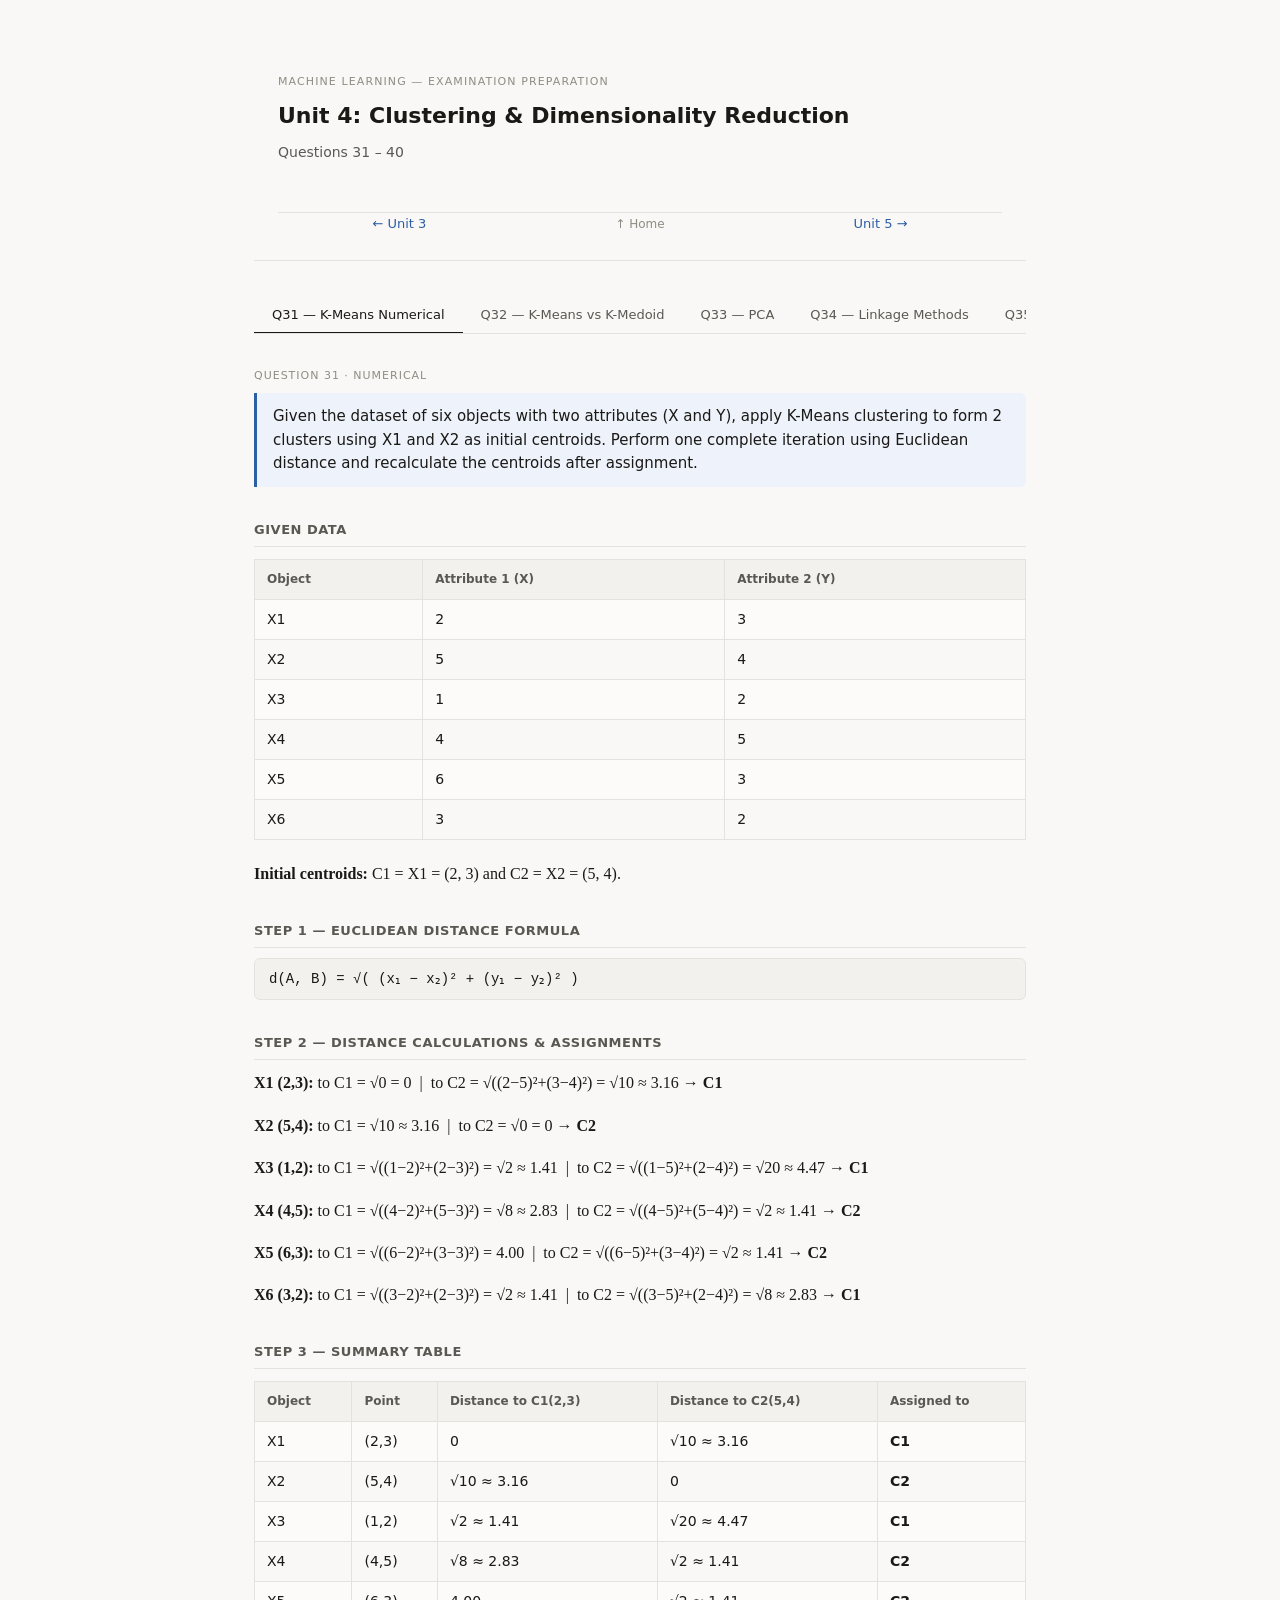
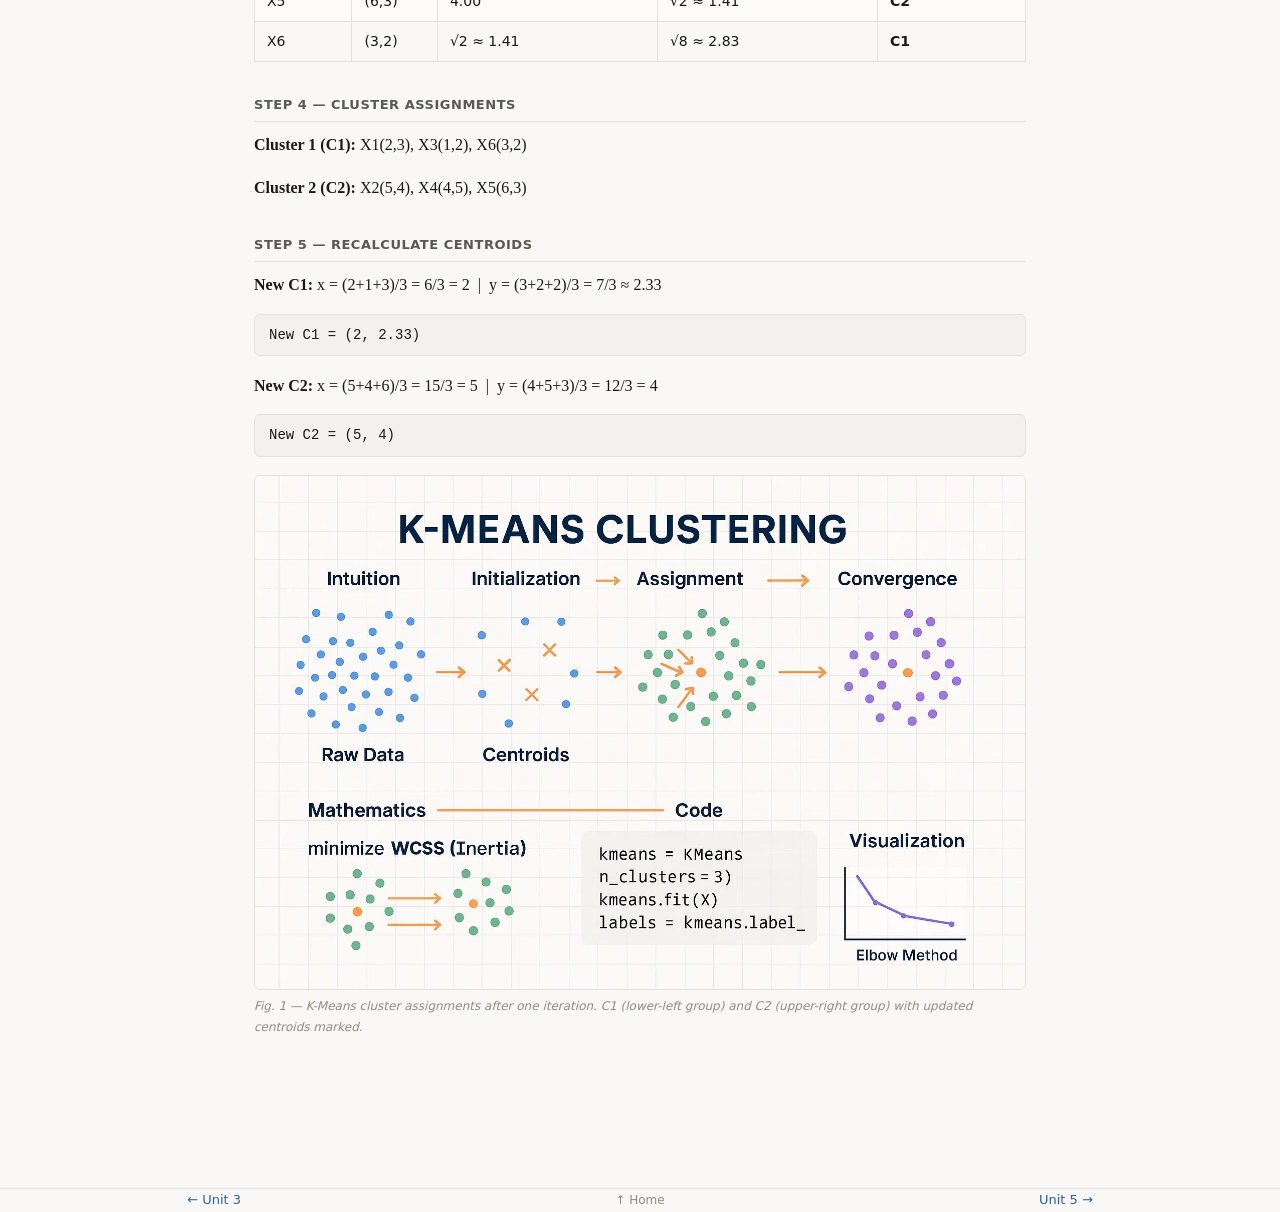
<file: unit4.html>
<!DOCTYPE html>
<html lang="en">

<head>
  <meta charset="UTF-8">
  <meta name="viewport" content="width=device-width, initial-scale=1.0">
  <title>ML Unit 4 — Clustering &amp; Dimensionality Reduction (Q31–40)</title>
  <link rel="stylesheet" href="styles.css">
</head>

<body>
  <div class="page">

    <header class="page-header">
      <p class="page-kicker">Machine Learning — Examination Preparation</p>
      <h1 class="page-title">Unit 4: Clustering &amp; Dimensionality Reduction</h1>
      <p class="page-sub">Questions 31 – 40</p>
      <nav class="page-nav">
        <a href="unit3.html">← Unit 3</a>
        <a class="home" href="index.html">↑ Home</a>
        <a href="unit5.html">Unit 5 →</a>
      </nav>

    </header>

    <nav class="tab-bar" role="tablist">
      <button class="tab-btn active" role="tab" onclick="show(31)">Q31 — K-Means Numerical</button>
      <button class="tab-btn" role="tab" onclick="show(32)">Q32 — K-Means vs K-Medoid</button>
      <button class="tab-btn" role="tab" onclick="show(33)">Q33 — PCA</button>
      <button class="tab-btn" role="tab" onclick="show(34)">Q34 — Linkage Methods</button>
      <button class="tab-btn" role="tab" onclick="show(35)">Q35 — K-Means vs Hierarchical</button>
      <button class="tab-btn" role="tab" onclick="show(36)">Q36 — Agglomerative Numerical</button>
      <button class="tab-btn" role="tab" onclick="show(37)">Q37 — Centroid-Based Clustering</button>
      <button class="tab-btn" role="tab" onclick="show(38)">Q38 — Top-Down vs Bottom-Up</button>
      <button class="tab-btn" role="tab" onclick="show(39)">Q39 — Fuzzy K-Means</button>
      <button class="tab-btn" role="tab" onclick="show(40)">Q40 — Hybrid Clustering</button>
    </nav>

    <!-- ════════════════ Q31 ════════════════ -->
    <section class="q-panel active" id="panel-31" role="tabpanel">
      <p class="q-label">Question 31 · Numerical</p>
      <div class="q-title">Given the dataset of six objects with two attributes (X and Y), apply K-Means clustering to
        form 2 clusters using X1 and X2 as initial centroids. Perform one complete iteration using Euclidean distance
        and recalculate the centroids after assignment.</div>
      <div class="q-body">

        <h3>Given Data</h3>
        <table>
          <tr>
            <th>Object</th>
            <th>Attribute 1 (X)</th>
            <th>Attribute 2 (Y)</th>
          </tr>
          <tr>
            <td>X1</td>
            <td>2</td>
            <td>3</td>
          </tr>
          <tr>
            <td>X2</td>
            <td>5</td>
            <td>4</td>
          </tr>
          <tr>
            <td>X3</td>
            <td>1</td>
            <td>2</td>
          </tr>
          <tr>
            <td>X4</td>
            <td>4</td>
            <td>5</td>
          </tr>
          <tr>
            <td>X5</td>
            <td>6</td>
            <td>3</td>
          </tr>
          <tr>
            <td>X6</td>
            <td>3</td>
            <td>2</td>
          </tr>
        </table>

        <p><strong>Initial centroids:</strong> C1 = X1 = (2, 3) and C2 = X2 = (5, 4).</p>

        <h3>Step 1 — Euclidean Distance Formula</h3>
        <div class="formula formula-block">d(A, B) = √( (x₁ − x₂)² + (y₁ − y₂)² )</div>

        <h3>Step 2 — Distance Calculations &amp; Assignments</h3>

        <p><strong>X1 (2,3):</strong> to C1 = √0 = 0 &nbsp;|&nbsp; to C2 = √((2−5)²+(3−4)²) = √10 ≈ 3.16 →
          <strong>C1</strong></p>
        <p><strong>X2 (5,4):</strong> to C1 = √10 ≈ 3.16 &nbsp;|&nbsp; to C2 = √0 = 0 → <strong>C2</strong></p>
        <p><strong>X3 (1,2):</strong> to C1 = √((1−2)²+(2−3)²) = √2 ≈ 1.41 &nbsp;|&nbsp; to C2 = √((1−5)²+(2−4)²) = √20
          ≈ 4.47 → <strong>C1</strong></p>
        <p><strong>X4 (4,5):</strong> to C1 = √((4−2)²+(5−3)²) = √8 ≈ 2.83 &nbsp;|&nbsp; to C2 = √((4−5)²+(5−4)²) = √2 ≈
          1.41 → <strong>C2</strong></p>
        <p><strong>X5 (6,3):</strong> to C1 = √((6−2)²+(3−3)²) = 4.00 &nbsp;|&nbsp; to C2 = √((6−5)²+(3−4)²) = √2 ≈ 1.41
          → <strong>C2</strong></p>
        <p><strong>X6 (3,2):</strong> to C1 = √((3−2)²+(2−3)²) = √2 ≈ 1.41 &nbsp;|&nbsp; to C2 = √((3−5)²+(2−4)²) = √8 ≈
          2.83 → <strong>C1</strong></p>

        <h3>Step 3 — Summary Table</h3>
        <table>
          <tr>
            <th>Object</th>
            <th>Point</th>
            <th>Distance to C1(2,3)</th>
            <th>Distance to C2(5,4)</th>
            <th>Assigned to</th>
          </tr>
          <tr>
            <td>X1</td>
            <td>(2,3)</td>
            <td>0</td>
            <td>√10 ≈ 3.16</td>
            <td><strong>C1</strong></td>
          </tr>
          <tr>
            <td>X2</td>
            <td>(5,4)</td>
            <td>√10 ≈ 3.16</td>
            <td>0</td>
            <td><strong>C2</strong></td>
          </tr>
          <tr>
            <td>X3</td>
            <td>(1,2)</td>
            <td>√2 ≈ 1.41</td>
            <td>√20 ≈ 4.47</td>
            <td><strong>C1</strong></td>
          </tr>
          <tr>
            <td>X4</td>
            <td>(4,5)</td>
            <td>√8 ≈ 2.83</td>
            <td>√2 ≈ 1.41</td>
            <td><strong>C2</strong></td>
          </tr>
          <tr>
            <td>X5</td>
            <td>(6,3)</td>
            <td>4.00</td>
            <td>√2 ≈ 1.41</td>
            <td><strong>C2</strong></td>
          </tr>
          <tr>
            <td>X6</td>
            <td>(3,2)</td>
            <td>√2 ≈ 1.41</td>
            <td>√8 ≈ 2.83</td>
            <td><strong>C1</strong></td>
          </tr>
        </table>

        <h3>Step 4 — Cluster Assignments</h3>
        <p><strong>Cluster 1 (C1):</strong> X1(2,3), X3(1,2), X6(3,2)</p>
        <p><strong>Cluster 2 (C2):</strong> X2(5,4), X4(4,5), X5(6,3)</p>

        <h3>Step 5 — Recalculate Centroids</h3>
        <p><strong>New C1:</strong> x = (2+1+3)/3 = 6/3 = 2 &nbsp;|&nbsp; y = (3+2+2)/3 = 7/3 ≈ 2.33</p>
        <div class="formula formula-block">New C1 = (2, 2.33)</div>
        <p><strong>New C2:</strong> x = (5+4+6)/3 = 15/3 = 5 &nbsp;|&nbsp; y = (4+5+3)/3 = 12/3 = 4</p>
        <div class="formula formula-block">New C2 = (5, 4)</div>

        <figure class="fig-wrap">
          <img src="images/unit4/img1.png"
            alt="search: k-means clustering 2D scatter plot two clusters centroid assignment iteration">
          <figcaption class="fig-caption">Fig. 1 — K-Means cluster assignments after one iteration. C1 (lower-left
            group) and C2 (upper-right group) with updated centroids marked.</figcaption>
        </figure>

      </div>
    </section>

    <!-- ════════════════ Q32 ════════════════ -->
    <section class="q-panel" id="panel-32" role="tabpanel">
      <p class="q-label">Question 32</p>
      <div class="q-title">Explain the differences between K-Means and K-Medoid clustering techniques and when each is
        most appropriate.</div>
      <div class="q-body">

        <p>Both K-Means and K-Medoid are centroid-based clustering algorithms that partition data into K clusters. While
          they share a similar iterative structure, they differ fundamentally in how the cluster centre is defined and
          updated.</p>

        <h3>1. K-Means Clustering</h3>
        <p>In K-Means, the centre of each cluster is the <strong>computed mean</strong> of all data points assigned to
          it. This mean may not correspond to any actual data point. The algorithm minimises the Within-Cluster Sum of
          Squares (WCSS).</p>
        <div class="formula formula-block">Objective: minimise Σ Σ ||xᵢ − μⱼ||²</div>
        <ol>
          <li><strong>Initialize:</strong> Randomly select K data points as initial centroids.</li>
          <li><strong>Assign:</strong> Each data point goes to the nearest centroid.</li>
          <li><strong>Update:</strong> Recompute each centroid as the mean of assigned points.</li>
          <li><strong>Repeat:</strong> Until convergence.</li>
        </ol>
        <p>K-Means is computationally efficient with O(nkt) complexity and is well-suited for large datasets. However,
          it is <strong>highly sensitive to outliers</strong> — a single extreme point can drag the centroid far from
          the true cluster centre.</p>

        <h3>2. K-Medoid Clustering</h3>
        <p>K-Medoid requires that the cluster centre be an <strong>actual data point</strong> called a medoid. The most
          widely used implementation is PAM (Partitioning Around Medoids). The algorithm selects the point within a
          cluster that minimises total dissimilarity to all other cluster members.</p>
        <ol>
          <li><strong>Initialize:</strong> Randomly select K data points as initial medoids.</li>
          <li><strong>Assign:</strong> Each point goes to the cluster of its nearest medoid.</li>
          <li><strong>Swap:</strong> For each medoid m and non-medoid o, if swapping reduces total cost, perform the
            swap.</li>
          <li><strong>Repeat:</strong> Until no cost-reducing swap exists.</li>
        </ol>
        <p>Because the centre is always a real data point, K-Medoid is significantly more <strong>robust to outliers and
            noise</strong>. It can also work with non-Euclidean distance measures, making it applicable to categorical
          data. The trade-off is higher computational cost: O(k(n−k)²) per iteration.</p>

        <h3>3. Comparison</h3>
        <table>
          <tr>
            <th>Aspect</th>
            <th>K-Means</th>
            <th>K-Medoid</th>
          </tr>
          <tr>
            <td>Cluster Centre</td>
            <td>Computed mean (may not be a real point)</td>
            <td>Actual data point (medoid)</td>
          </tr>
          <tr>
            <td>Sensitivity to Outliers</td>
            <td>High — outliers skew the mean</td>
            <td>Low — real point resists extremes</td>
          </tr>
          <tr>
            <td>Time Complexity</td>
            <td>O(nkt) — faster</td>
            <td>O(k(n−k)²) — slower</td>
          </tr>
          <tr>
            <td>Distance Metric</td>
            <td>Typically Euclidean</td>
            <td>Any dissimilarity measure</td>
          </tr>
          <tr>
            <td>Data Types</td>
            <td>Numeric only</td>
            <td>Numeric, categorical, mixed</td>
          </tr>
          <tr>
            <td>Best Used When</td>
            <td>Large, clean, numeric datasets</td>
            <td>Noisy data, outliers present, non-Euclidean space</td>
          </tr>
        </table>

        <h3>4. When to Use Which</h3>
        <p>K-Means is preferred when the dataset is large, clean, and numeric, and speed is a priority. K-Medoid is
          preferred when data contains outliers or noise, when interpretability of the cluster centre matters (the
          medoid is a real, recognisable object from the dataset), or when dealing with non-numeric data where computing
          a mean is not meaningful.</p>

      </div>
    </section>

    <!-- ════════════════ Q33 ════════════════ -->
    <section class="q-panel" id="panel-33" role="tabpanel">
      <p class="q-label">Question 33</p>
      <div class="q-title">Evaluate the effectiveness of dimensionality reduction techniques, such as Principal
        Component Analysis, in preserving the key features of a dataset while reducing its dimensionality.</div>
      <div class="q-body">

        <p>Real-world datasets often contain hundreds of features. Many are redundant or correlated, carrying
          overlapping information. Dimensionality reduction is the process of reducing the number of features while
          retaining as much useful information as possible, reducing the curse of dimensionality and lowering
          computational cost.</p>

        <h3>1. Introduction to PCA</h3>
        <p>Principal Component Analysis (PCA) is the most widely used dimensionality reduction technique. It identifies
          the directions — called <strong>principal components</strong> — along which the data varies the most, and
          projects the data onto those directions. The components are linear combinations of the original features and
          are ordered by the amount of variance they capture.</p>

        <h3>2. Steps of PCA</h3>
        <ol>
          <li><strong>Standardise the data</strong> — subtract the mean and scale to unit variance so all features are
            comparable.</li>
          <li><strong>Compute the covariance matrix</strong> — captures how features vary together.</li>
          <li><strong>Calculate eigenvectors and eigenvalues</strong> — eigenvectors define the directions of maximum
            variance; eigenvalues indicate how much variance each direction explains.</li>
          <li><strong>Select top K components</strong> — choose the K eigenvectors with the highest eigenvalues.</li>
          <li><strong>Project the data</strong> — transform the original data onto the new K-dimensional space.</li>
        </ol>

        <figure class="fig-wrap">
          <img src="images/unit4/img2.png"
            alt="search: PCA principal component analysis 2D scatter plot PC1 PC2 orthogonal axes maximum variance direction">
          <figcaption class="fig-caption">Fig. 2 — PCA identifies orthogonal principal components. PC1 captures the
            direction of maximum variance; PC2 is perpendicular to PC1.</figcaption>
        </figure>

        <h3>3. Effectiveness in Preserving Key Features</h3>
        <table>
          <tr>
            <th>Aspect</th>
            <th>How PCA Addresses It</th>
          </tr>
          <tr>
            <td>Variance Preservation</td>
            <td>Selecting components that explain 95%+ of variance retains most data structure while cutting dimensions.
            </td>
          </tr>
          <tr>
            <td>Redundancy Removal</td>
            <td>Correlated features are transformed into uncorrelated principal components, eliminating overlapping
              information.</td>
          </tr>
          <tr>
            <td>Noise Reduction</td>
            <td>Lower-variance components often represent noise; discarding them denoises the dataset.</td>
          </tr>
          <tr>
            <td>Data Compression</td>
            <td>High-dimensional data is compressed while preserving essential patterns — useful in image processing.
            </td>
          </tr>
          <tr>
            <td>Visualisation</td>
            <td>PCA reduces data from 10D, 100D, etc. to 2D or 3D for human inspection.</td>
          </tr>
        </table>

        <h3>4. Limitations of PCA</h3>
        <ul>
          <li><strong>Loss of Information:</strong> Some information is inevitably lost when dimensions are reduced;
            features with low variance may be discarded even if meaningful.</li>
          <li><strong>Interpretability:</strong> Principal components are linear combinations of original features, not
            the features themselves — harder to interpret.</li>
          <li><strong>Assumes Linearity:</strong> PCA only captures linear relationships; unsuitable for complex
            non-linear data.</li>
          <li><strong>Sensitive to Scaling:</strong> Requires normalisation/standardisation before application.</li>
        </ul>

        <h3>5. Evaluation Metrics</h3>
        <table>
          <tr>
            <th>Metric</th>
            <th>Description</th>
          </tr>
          <tr>
            <td>Explained Variance Ratio</td>
            <td>Proportion of total variance captured by each component. A cumulative ratio of 95% is typically a good
              cut-off.</td>
          </tr>
          <tr>
            <td>Reconstruction Error</td>
            <td>Measures how well the original data can be reconstructed from the reduced representation. Lower is
              better.</td>
          </tr>
          <tr>
            <td>Downstream Model Performance</td>
            <td>Compare ML model accuracy before and after PCA. If performance is similar, the reduction is effective.
            </td>
          </tr>
        </table>

        <h3>6. Applications</h3>
        <ul>
          <li>Image compression and face recognition</li>
          <li>Feature extraction as a preprocessing step for classification and clustering</li>
          <li>Noise reduction in signal processing</li>
          <li>Visualisation of high-dimensional datasets</li>
        </ul>

      </div>
    </section>

    <!-- ════════════════ Q34 ════════════════ -->
    <section class="q-panel" id="panel-34" role="tabpanel">
      <p class="q-label">Question 34</p>
      <div class="q-title">Analyze the impact of using different linkage methods (single-linkage, multiple linkage) in
        hierarchical clustering, highlighting scenarios where each method is advantageous.</div>
      <div class="q-body">

        <p>In hierarchical clustering, after individual data points are placed into singleton clusters, we need a rule
          to measure the distance between clusters (not just individual points) as merging proceeds. This is the role of
          linkage methods. Different linkage rules lead to very different cluster shapes and structures.</p>

        <h3>1. Single-Linkage (Minimum Linkage)</h3>
        <p>The distance between two clusters is defined as the <strong>minimum distance</strong> between any single pair
          of points, one from each cluster.</p>
        <div class="formula formula-block">d(A, B) = min { d(a, b) : a ∈ A, b ∈ B }</div>
        <p>Single-linkage tends to produce <strong>elongated, chain-like clusters</strong> due to the chaining effect —
          if one point from cluster A is close to one point from cluster B, the clusters merge even if most of their
          points are far apart. It is highly sensitive to outliers and noise.</p>
        <p><strong>Best for:</strong> Detecting non-convex, elongated, or irregular cluster shapes. Useful when clusters
          are expected to be connected in chains.</p>

        <h3>2. Complete-Linkage (Maximum Linkage)</h3>
        <p>The distance between two clusters is the <strong>maximum distance</strong> between any pair of points across
          the two clusters — the distance between the two farthest points.</p>
        <div class="formula formula-block">d(A, B) = max { d(a, b) : a ∈ A, b ∈ B }</div>
        <p>Complete-linkage produces <strong>compact, roughly spherical clusters</strong> of similar diameter. It avoids
          chaining but can break large natural clusters unnecessarily. Less sensitive to outliers than single-linkage.
        </p>
        <p><strong>Best for:</strong> Compact, well-separated clusters where cluster diameter needs to be controlled.
        </p>

        <h3>3. Average-Linkage</h3>
        <p>The distance between clusters is the <strong>average of all pairwise distances</strong> between points in the
          two clusters. It is a middle-ground approach, generally more robust than both single and complete linkage.</p>
        <p><strong>Best for:</strong> Balanced clusters, datasets with moderate noise, general-purpose hierarchical
          clustering.</p>

        <figure class="fig-wrap">
          <img src="images/unit4/img3.png"
            alt="search: hierarchical clustering single linkage complete linkage average linkage comparison diagram">
          <figcaption class="fig-caption">Fig. 3 — Linkage method comparison. Single-linkage uses the minimum pair
            distance; complete-linkage uses the maximum pair distance.</figcaption>
        </figure>

        <h3>4. Comparison</h3>
        <table>
          <tr>
            <th>Linkage Method</th>
            <th>Distance Used</th>
            <th>Cluster Shape</th>
            <th>Outlier Sensitivity</th>
            <th>Best Scenario</th>
          </tr>
          <tr>
            <td>Single</td>
            <td>Minimum</td>
            <td>Chain-like, elongated</td>
            <td>High</td>
            <td>Irregular, non-convex shapes</td>
          </tr>
          <tr>
            <td>Complete</td>
            <td>Maximum</td>
            <td>Compact, spherical</td>
            <td>Lower</td>
            <td>Well-separated, compact clusters</td>
          </tr>
          <tr>
            <td>Average</td>
            <td>Mean of all pairs</td>
            <td>Balanced</td>
            <td>Moderate</td>
            <td>General use, moderate noise</td>
          </tr>
        </table>

      </div>
    </section>

    <!-- ════════════════ Q35 ════════════════ -->
    <section class="q-panel" id="panel-35" role="tabpanel">
      <p class="q-label">Question 35</p>
      <div class="q-title">Propose a scenario where K-Means clustering would outperform hierarchical clustering,
        providing a rationale and potential benefits.</div>
      <div class="q-body">

        <p>Both K-Means and hierarchical clustering are valid unsupervised learning approaches. K-Means becomes the
          clearly better choice under specific conditions related to dataset size, cluster geometry, and prior knowledge
          of K.</p>

        <h3>1. Proposed Scenario</h3>
        <p>A retail company wants to segment 500,000 customers into 5 distinct groups based on purchase frequency,
          average spend, and product category preferences, for targeted marketing campaigns. The number of segments (K =
          5) is known in advance from business requirements.</p>

        <h3>2. Why K-Means Outperforms Here</h3>

        <p><strong>Scalability:</strong> Hierarchical clustering has O(n² log n) time complexity and requires an n×n
          distance matrix — computationally infeasible for 500,000 records. K-Means operates at O(nkt), linear in the
          number of data points, making it vastly more scalable.</p>

        <p><strong>Known K:</strong> The business has already defined 5 customer segments. Hierarchical clustering's
          strength is in discovering K through the dendrogram, which adds unnecessary overhead when K is predetermined.
        </p>

        <p><strong>Compact, Globular Clusters:</strong> Customer segments in retail tend to be relatively well-separated
          and roughly spherical in feature space after preprocessing. K-Means performs optimally in this geometry.</p>

        <p><strong>Iterative Refinement:</strong> K-Means allows continuous re-clustering as new customer data arrives —
          simply re-run using existing centroids as starting points. Hierarchical clustering would require rebuilding
          the entire dendrogram from scratch.</p>

        <h3>3. Potential Benefits</h3>
        <ul>
          <li>Clusters can be directly interpreted as customer personas for targeted marketing.</li>
          <li>Centroids can be profiled as "typical customers" within each segment.</li>
          <li>Low computational cost enables real-time segmentation updates.</li>
          <li>Fast convergence allows rapid experimentation with different values of K.</li>
        </ul>

        <h3>4. Conclusion</h3>
        <p>K-Means is preferred over hierarchical clustering when the dataset is large, K is known in advance, clusters
          are expected to be compact and spherical, and scalability or real-time processing is a requirement.</p>

      </div>
    </section>

    <!-- ════════════════ Q36 ════════════════ -->
    <section class="q-panel" id="panel-36" role="tabpanel">
      <p class="q-label">Question 36 · Numerical</p>
      <div class="q-title">Given the one-dimensional data points 15, 28, 34, 21, 39, and 45, apply the agglomerative
        hierarchical clustering algorithm using single-linkage. Show the proximity matrix at each step, merge the
        closest clusters, and draw the dendrogram.</div>
      <div class="q-body">

        <p>Data points (sorted): <strong>15, 21, 28, 34, 39, 45</strong>. For 1D data, distance = |a − b|.</p>

        <h3>Step 1 — Initial Proximity Matrix</h3>
        <table>
          <tr>
            <th></th>
            <th>15</th>
            <th>21</th>
            <th>28</th>
            <th>34</th>
            <th>39</th>
            <th>45</th>
          </tr>
          <tr>
            <th>15</th>
            <td>0</td>
            <td>6</td>
            <td>13</td>
            <td>19</td>
            <td>24</td>
            <td>30</td>
          </tr>
          <tr>
            <th>21</th>
            <td>6</td>
            <td>0</td>
            <td>7</td>
            <td>13</td>
            <td>18</td>
            <td>24</td>
          </tr>
          <tr>
            <th>28</th>
            <td>13</td>
            <td>7</td>
            <td>0</td>
            <td>6</td>
            <td>11</td>
            <td>17</td>
          </tr>
          <tr>
            <th>34</th>
            <td>19</td>
            <td>13</td>
            <td>6</td>
            <td>0</td>
            <td class="hl">5</td>
            <td>11</td>
          </tr>
          <tr>
            <th>39</th>
            <td>24</td>
            <td>18</td>
            <td>11</td>
            <td class="hl">5</td>
            <td>0</td>
            <td>6</td>
          </tr>
          <tr>
            <th>45</th>
            <td>30</td>
            <td>24</td>
            <td>17</td>
            <td>11</td>
            <td>6</td>
            <td>0</td>
          </tr>
        </table>
        <p>Minimum = <strong>5</strong> (between 34 and 39) → Merge <strong>{34, 39}</strong></p>

        <h3>Step 2 — Updated Matrix</h3>
        <p>Clusters: {15}, {21}, {28}, <strong>{34,39}</strong>, {45}. Distance to {34,39} = min(dist to 34, dist to
          39).</p>
        <table>
          <tr>
            <th></th>
            <th>15</th>
            <th>21</th>
            <th>28</th>
            <th>{34,39}</th>
            <th>45</th>
          </tr>
          <tr>
            <th>15</th>
            <td>0</td>
            <td>6</td>
            <td>13</td>
            <td>min(19,24)=19</td>
            <td>30</td>
          </tr>
          <tr>
            <th>21</th>
            <td>6</td>
            <td>0</td>
            <td class="hl">7</td>
            <td>min(13,18)=13</td>
            <td>24</td>
          </tr>
          <tr>
            <th>28</th>
            <td>13</td>
            <td class="hl">7</td>
            <td>0</td>
            <td>min(6,11)=6</td>
            <td>17</td>
          </tr>
          <tr>
            <th>{34,39}</th>
            <td>19</td>
            <td>13</td>
            <td>6</td>
            <td>0</td>
            <td>min(11,6)=6</td>
          </tr>
          <tr>
            <th>45</th>
            <td>30</td>
            <td>24</td>
            <td>17</td>
            <td>6</td>
            <td>0</td>
          </tr>
        </table>
        <p>Minimum = <strong>6</strong> (between 28 and {34,39}) → Merge <strong>{28, 34, 39}</strong></p>

        <h3>Step 3 — Updated Matrix</h3>
        <p>Clusters: {15}, {21}, <strong>{28,34,39}</strong>, {45}</p>
        <table>
          <tr>
            <th></th>
            <th>15</th>
            <th>21</th>
            <th>{28,34,39}</th>
            <th>45</th>
          </tr>
          <tr>
            <th>15</th>
            <td>0</td>
            <td>6</td>
            <td>min(13,19,24)=13</td>
            <td>30</td>
          </tr>
          <tr>
            <th>21</th>
            <td>6</td>
            <td>0</td>
            <td>min(7,13,18)=7</td>
            <td>24</td>
          </tr>
          <tr>
            <th>{28,34,39}</th>
            <td>13</td>
            <td>7</td>
            <td>0</td>
            <td class="hl">min(17,11,6)=6</td>
          </tr>
          <tr>
            <th>45</th>
            <td>30</td>
            <td>24</td>
            <td class="hl">6</td>
            <td>0</td>
          </tr>
        </table>
        <p>Minimum = <strong>6</strong> (between {28,34,39} and 45) → Merge <strong>{28, 34, 39, 45}</strong></p>

        <h3>Step 4 — Updated Matrix</h3>
        <p>Clusters: {15}, {21}, <strong>{28,34,39,45}</strong></p>
        <table>
          <tr>
            <th></th>
            <th>15</th>
            <th>21</th>
            <th>{28,34,39,45}</th>
          </tr>
          <tr>
            <th>15</th>
            <td>0</td>
            <td class="hl">6</td>
            <td>min(13,19,24,30)=13</td>
          </tr>
          <tr>
            <th>21</th>
            <td class="hl">6</td>
            <td>0</td>
            <td>min(7,13,18,24)=7</td>
          </tr>
          <tr>
            <th>{28,34,39,45}</th>
            <td>13</td>
            <td>7</td>
            <td>0</td>
          </tr>
        </table>
        <p>Minimum = <strong>6</strong> (between 15 and 21) → Merge <strong>{15, 21}</strong></p>

        <h3>Step 5 — Final Merge</h3>
        <p>Clusters: <strong>{15,21}</strong> and <strong>{28,34,39,45}</strong>. Distance = min(dist 15 to
          {28,34,39,45}, dist 21 to {28,34,39,45}) = min(13, 7) = <strong>7</strong>.</p>
        <p>Merge everything → one cluster at distance <strong>7</strong>.</p>

        <h3>Merge Summary</h3>
        <table>
          <tr>
            <th>Step</th>
            <th>Clusters Merged</th>
            <th>Distance</th>
          </tr>
          <tr>
            <td>1</td>
            <td>{34} + {39}</td>
            <td>5</td>
          </tr>
          <tr>
            <td>2</td>
            <td>{28} + {34,39}</td>
            <td>6</td>
          </tr>
          <tr>
            <td>3</td>
            <td>{28,34,39} + {45}</td>
            <td>6</td>
          </tr>
          <tr>
            <td>4</td>
            <td>{15} + {21}</td>
            <td>6</td>
          </tr>
          <tr>
            <td>5</td>
            <td>{15,21} + {28,34,39,45}</td>
            <td>7</td>
          </tr>
        </table>

        <figure class="fig-wrap">
          <img src="images/unit4/img4.jpeg"
            alt="search: agglomerative hierarchical clustering dendrogram 1D data points single linkage y-axis distance">
          <figcaption class="fig-caption">Fig. 4 — Dendrogram for agglomerative clustering on {15, 21, 28, 34, 39, 45}.
            Merges at d=5, d=6, and d=7. Final cluster formed at height 7.</figcaption>
        </figure>

      </div>
    </section>

    <!-- ════════════════ Q37 ════════════════ -->
    <section class="q-panel" id="panel-37" role="tabpanel">
      <p class="q-label">Question 37</p>
      <div class="q-title">Define and explain the concept of centroid-based clustering in the context of K-Means
        clustering.</div>
      <div class="q-body">

        <p>Centroid-based clustering is a category of clustering algorithms where each cluster is represented by a
          central point called a <strong>centroid</strong>. Every data point in the dataset is assigned to the cluster
          whose centroid it is closest to, based on a defined distance metric. K-Means is the most prominent example of
          this paradigm.</p>

        <h3>1. The Centroid Concept</h3>
        <p>A centroid is a virtual representative point for a cluster — typically the <strong>mean of all data
            points</strong> currently assigned to that cluster. It may or may not correspond to an actual data point.
          The centroid captures the "centre of gravity" of the cluster in the feature space.</p>

        <h3>2. K-Means Algorithm Steps</h3>
        <ol>
          <li><strong>Initialization:</strong> Randomly select K data points as the initial centroids (or use K-Means++
            for smarter selection).</li>
          <li><strong>Assignment:</strong> Assign each data point to the nearest centroid based on Euclidean distance.
          </li>
          <li><strong>Update:</strong> Recalculate each centroid as the mean of all points assigned to it.</li>
          <li><strong>Repeat:</strong> Repeat steps 2 and 3 until centroids no longer change significantly
            (convergence).</li>
        </ol>

        <h3>3. Objective Function</h3>
        <p>K-Means minimises the <strong>Within-Cluster Sum of Squares (WCSS)</strong> — the total squared distance
          between every point and its assigned cluster centroid. This is also called <em>inertia</em>.</p>
        <div class="formula formula-block">WCSS = Σᵢ Σₓ∈Cᵢ ||x − μᵢ||²</div>
        <div class="formula formula-block">Centroid: μₖ = (1/|Cₖ|) Σ xᵢ</div>

        <h3>4. Properties and Limitations</h3>
        <table>
          <tr>
            <th>Property</th>
            <th>Detail</th>
          </tr>
          <tr>
            <td>Cluster shape assumption</td>
            <td>Convex and isotropic (roughly spherical) — struggles with elongated or irregular shapes</td>
          </tr>
          <tr>
            <td>Requires K in advance</td>
            <td>Number of clusters must be specified before running</td>
          </tr>
          <tr>
            <td>Initialisation sensitivity</td>
            <td>Bad starting points can lead to poor local optima; K-Means++ mitigates this</td>
          </tr>
          <tr>
            <td>Scalability</td>
            <td>Computationally efficient O(nkt); scales well to large datasets</td>
          </tr>
          <tr>
            <td>Outlier sensitivity</td>
            <td>Outliers distort the mean centroid; K-Medoid is more robust</td>
          </tr>
        </table>

        <h3>5. Applications</h3>
        <ul>
          <li>Customer segmentation</li>
          <li>Image compression (colour quantisation)</li>
          <li>Pattern recognition and document clustering</li>
          <li>Anomaly detection (points far from any centroid)</li>
        </ul>

      </div>
    </section>

    <!-- ════════════════ Q38 ════════════════ -->
    <section class="q-panel" id="panel-38" role="tabpanel">
      <p class="q-label">Question 38</p>
      <div class="q-title">Describe the differences between top-down and bottom-up hierarchical clustering approaches
        and their implications on the resulting clusters.</div>
      <div class="q-body">

        <p>Hierarchical clustering builds a tree of clusters called a <strong>dendrogram</strong>. This tree can be
          constructed in two opposite directions, leading to two fundamentally different approaches: agglomerative
          (bottom-up) and divisive (top-down).</p>

        <h3>1. Bottom-Up: Agglomerative Clustering</h3>
        <p>This is the more common approach. It starts with each data point as its own individual cluster and
          <strong>progressively merges</strong> the two closest clusters at each step, until all points form a single
          cluster.</p>
        <ol>
          <li>Start: N clusters (each point is its own cluster)</li>
          <li>Compute pairwise distances between all clusters</li>
          <li>Merge the two closest clusters (using chosen linkage method)</li>
          <li>Update the distance matrix and repeat until 1 cluster remains</li>
        </ol>
        <p><strong>Implication:</strong> Agglomerative clustering builds from fine-grained detail upward. Local
          structure (close neighbours) is captured early and accurately. Better at identifying small, tight clusters
          within larger groups. O(n² log n) complexity. More commonly used in practice.</p>

        <h3>2. Top-Down: Divisive Clustering</h3>
        <p>Divisive clustering takes the opposite approach. It begins with all data points in a <strong>single
            cluster</strong> and recursively splits the most heterogeneous cluster into two sub-clusters, continuing
          until each point is its own cluster.</p>
        <ol>
          <li>Start: 1 cluster (all points together)</li>
          <li>Find the cluster with the highest internal dissimilarity</li>
          <li>Split it into two sub-clusters (e.g., using K-Means with K=2)</li>
          <li>Repeat until desired number of clusters is reached</li>
        </ol>
        <p><strong>Implication:</strong> Divisive clustering captures global structure first — the major distinctions
          between large groups are made at the top of the dendrogram. More computationally expensive (O(2ⁿ) worst case)
          but tends to produce more accurate top-level splits.</p>

        <figure class="fig-wrap">
          <img src="images/unit4/img5.png"
            alt="search: agglomerative vs divisive hierarchical clustering diagram dendrogram bottom-up top-down comparison">
          <figcaption class="fig-caption">Fig. 5 — Agglomerative (bottom-up) merges singleton clusters upward; Divisive
            (top-down) splits the full dataset downward.</figcaption>
        </figure>

        <h3>3. Comparison</h3>
        <table>
          <tr>
            <th>Aspect</th>
            <th>Agglomerative (Bottom-Up)</th>
            <th>Divisive (Top-Down)</th>
          </tr>
          <tr>
            <td>Starting point</td>
            <td>N singleton clusters</td>
            <td>1 all-encompassing cluster</td>
          </tr>
          <tr>
            <td>Operation</td>
            <td>Merge similar clusters iteratively</td>
            <td>Split dissimilar clusters iteratively</td>
          </tr>
          <tr>
            <td>Time complexity</td>
            <td>O(n² log n)</td>
            <td>O(2ⁿ) worst case</td>
          </tr>
          <tr>
            <td>Captures</td>
            <td>Local structure first</td>
            <td>Global structure first</td>
          </tr>
          <tr>
            <td>Practical usage</td>
            <td>Much more commonly used</td>
            <td>More complex to implement</td>
          </tr>
        </table>

      </div>
    </section>

    <!-- ════════════════ Q39 ════════════════ -->
    <section class="q-panel" id="panel-39" role="tabpanel">
      <p class="q-label">Question 39</p>
      <div class="q-title">Explain the working of Fuzzy K-Means clustering and discuss how it differs from traditional
        K-Means clustering in terms of cluster assignment and objective function.</div>
      <div class="q-body">

        <p>In traditional K-Means, each data point is assigned to <strong>exactly one cluster</strong> — this is called
          hard or crisp assignment. Fuzzy K-Means (also called Fuzzy C-Means, or FCM) relaxes this constraint by
          allowing each point to <strong>belong to multiple clusters simultaneously</strong>, with a degree of
          membership for each.</p>

        <h3>1. Membership Degrees</h3>
        <p>Instead of a binary cluster assignment, each data point xᵢ is given a <strong>membership value</strong> μᵢⱼ
          for each cluster j, where 0 ≤ μᵢⱼ ≤ 1. A value of 1 means the point fully belongs to that cluster; values
          between 0 and 1 represent partial membership. The membership values for a given point must sum to 1 across all
          clusters:</p>
        <div class="formula formula-block">Σⱼ μᵢⱼ = 1, for all data points xᵢ</div>

        <h3>2. Objective Function</h3>
        <p>Fuzzy K-Means minimises a weighted version of WCSS, where distances are weighted by membership values raised
          to a fuzziness parameter <strong>m</strong> (typically m = 2):</p>
        <div class="formula formula-block">J = Σᵢ Σⱼ (μᵢⱼ)ᵐ · ||xᵢ − cⱼ||²</div>
        <p>The fuzziness parameter m controls the degree of cluster overlap. When m = 1, the algorithm approaches hard
          K-Means. As m → ∞, all memberships converge to 1/K (complete fuzziness with no meaningful separation).</p>

        <h3>3. Algorithm Steps</h3>
        <ol>
          <li>Choose the number of clusters K and fuzziness parameter m.</li>
          <li>Initialise the membership matrix randomly, ensuring each row sums to 1.</li>
          <li>Calculate fuzzy centroids as weighted means based on membership values.</li>
          <li>Update membership values based on distances to centroids — points closer to a centroid get higher
            membership for that cluster.</li>
          <li>Repeat steps 3–4 until the change in membership values falls below a threshold.</li>
        </ol>

        <h3>4. Differences from Traditional K-Means</h3>
        <table>
          <tr>
            <th>Aspect</th>
            <th>K-Means</th>
            <th>Fuzzy K-Means</th>
          </tr>
          <tr>
            <td>Cluster Assignment</td>
            <td>Hard (one cluster per point)</td>
            <td>Soft (partial membership in all clusters)</td>
          </tr>
          <tr>
            <td>Membership Value</td>
            <td>0 or 1 only</td>
            <td>Any value between 0 and 1</td>
          </tr>
          <tr>
            <td>Centroid Calculation</td>
            <td>Simple mean of assigned points</td>
            <td>Weighted mean using membership values</td>
          </tr>
          <tr>
            <td>Boundary Points</td>
            <td>Forced into exactly one cluster</td>
            <td>Can straddle multiple clusters</td>
          </tr>
          <tr>
            <td>Objective Function</td>
            <td>Minimises WCSS</td>
            <td>Minimises fuzzy weighted WCSS</td>
          </tr>
          <tr>
            <td>Computational Cost</td>
            <td>Lower</td>
            <td>Higher (more parameters to update)</td>
          </tr>
        </table>

        <div class="note">When to use Fuzzy K-Means: when data points naturally lie near cluster boundaries, when
          overlapping clusters are expected (e.g., a customer exhibiting traits of multiple segments), or in
          applications like medical imaging where partial class membership is meaningful.</div>

      </div>
    </section>

    <!-- ════════════════ Q40 ════════════════ -->
    <section class="q-panel" id="panel-40" role="tabpanel">
      <p class="q-label">Question 40</p>
      <div class="q-title">Propose a novel method for combining both K-Means and hierarchical clustering to improve the
        robustness of unsupervised learning algorithms. Justify your approach.</div>
      <div class="q-body">

        <p>Both K-Means and hierarchical clustering have distinct strengths and weaknesses. K-Means is fast but
          sensitive to initialisation and requires K to be known. Hierarchical clustering is robust and reveals
          structure but is computationally expensive on large datasets. A hybrid approach can exploit the best of both.
        </p>

        <h3>1. Proposed Method: Hierarchical Initialisation for K-Means</h3>
        <p>The core idea is a two-phase algorithm:</p>
        <ol>
          <li><strong>Phase 1 — Hierarchical Sampling:</strong> Apply agglomerative hierarchical clustering on a
            <em>representative sample</em> of the full dataset (e.g., 5–10%). Cut the dendrogram at a height that
            produces K clusters. Extract the K centroids from these initial clusters.</li>
          <li><strong>Phase 2 — K-Means Refinement:</strong> Use the K centroids derived from Phase 1 as the <em>initial
              seed centroids</em> for K-Means. Run K-Means on the full dataset with these intelligent starting points
            until convergence.</li>
        </ol>

        <h3>2. Why This Works</h3>
        <p>The fundamental problem with vanilla K-Means is dependence on random initialisation — poor starting centroids
          can trap the algorithm in a local optimum. By using hierarchical clustering to find structurally meaningful
          starting points, we eliminate this randomness and guide K-Means toward a globally better solution.</p>
        <p>Running hierarchical clustering on only a sample rather than the full dataset keeps the computational cost
          manageable — the expensive O(n² log n) step applies to only a small fraction of the data. K-Means then handles
          the full dataset efficiently.</p>

        <h3>3. Advantages of the Hybrid Method</h3>
        <table>
          <tr>
            <th>Advantage</th>
            <th>Explanation</th>
          </tr>
          <tr>
            <td>Robustness</td>
            <td>Hierarchical phase provides initialisation that reflects true data structure, making the result far less
              dependent on chance.</td>
          </tr>
          <tr>
            <td>Scalability</td>
            <td>By limiting hierarchical clustering to a sample, the method remains feasible for large datasets where
              pure hierarchical clustering would fail.</td>
          </tr>
          <tr>
            <td>Better Convergence</td>
            <td>Smart initialisation means K-Means converges in fewer iterations, saving computation time.</td>
          </tr>
          <tr>
            <td>Automatic K Guidance</td>
            <td>The dendrogram from Phase 1 can help determine a good value of K by examining where large jumps in merge
              distance occur.</td>
          </tr>
          <tr>
            <td>Reduced SSE</td>
            <td>Better starting centroids lead to lower final WCSS, producing higher-quality clusters.</td>
          </tr>
        </table>

        <h3>4. Limitations</h3>
        <ul>
          <li>Hierarchical clustering is still computationally expensive for very large samples.</li>
          <li>Choosing the correct K can still be challenging despite dendrogram guidance.</li>
          <li>Two-phase complexity adds implementation overhead.</li>
        </ul>

        <h3>5. Conclusion</h3>
        <p>This hybrid method leverages hierarchical clustering's strength in uncovering natural structure with K-Means'
          scalability and speed. It is particularly well-suited for large, messy real-world datasets where the number of
          clusters is uncertain and random initialisation of K-Means tends to be unreliable.</p>

      </div>
    </section>

  </div><!-- .page -->
  <nav class="page-nav">
    <a href="unit3.html">← Unit 3</a>
    <a class="home" href="index.html">↑ Home</a>
    <a href="unit5.html">Unit 5 →</a>
  </nav>

  <script>
    var questions = [31, 32, 33, 34, 35, 36, 37, 38, 39, 40];
    function show(n) {
      document.querySelectorAll('.q-panel').forEach(function (p) { p.classList.remove('active'); });
      document.querySelectorAll('.tab-btn').forEach(function (t) { t.classList.remove('active'); });
      document.getElementById('panel-' + n).classList.add('active');
      var idx = questions.indexOf(n);
      var tabs = document.querySelectorAll('.tab-btn');
      if (idx >= 0 && tabs[idx]) tabs[idx].classList.add('active');
    }
  </script>
</body>

</html>
</file>
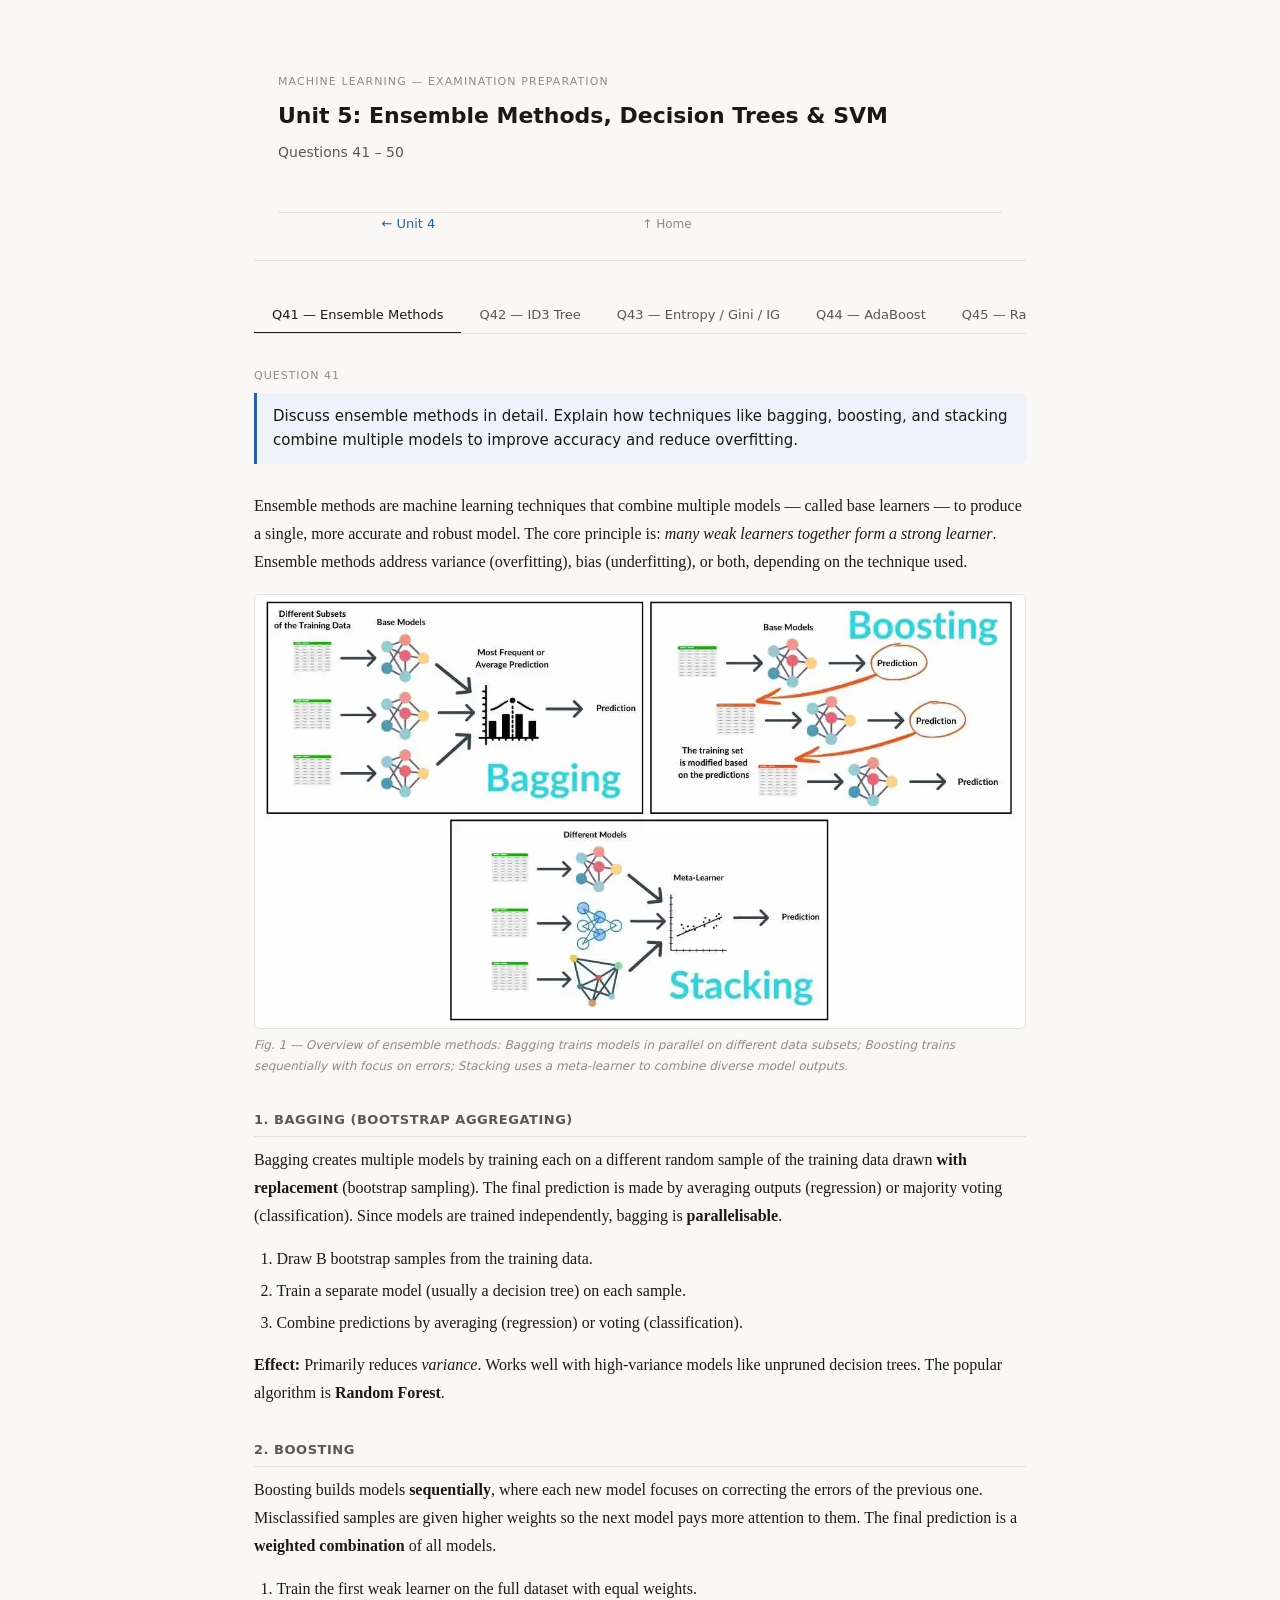
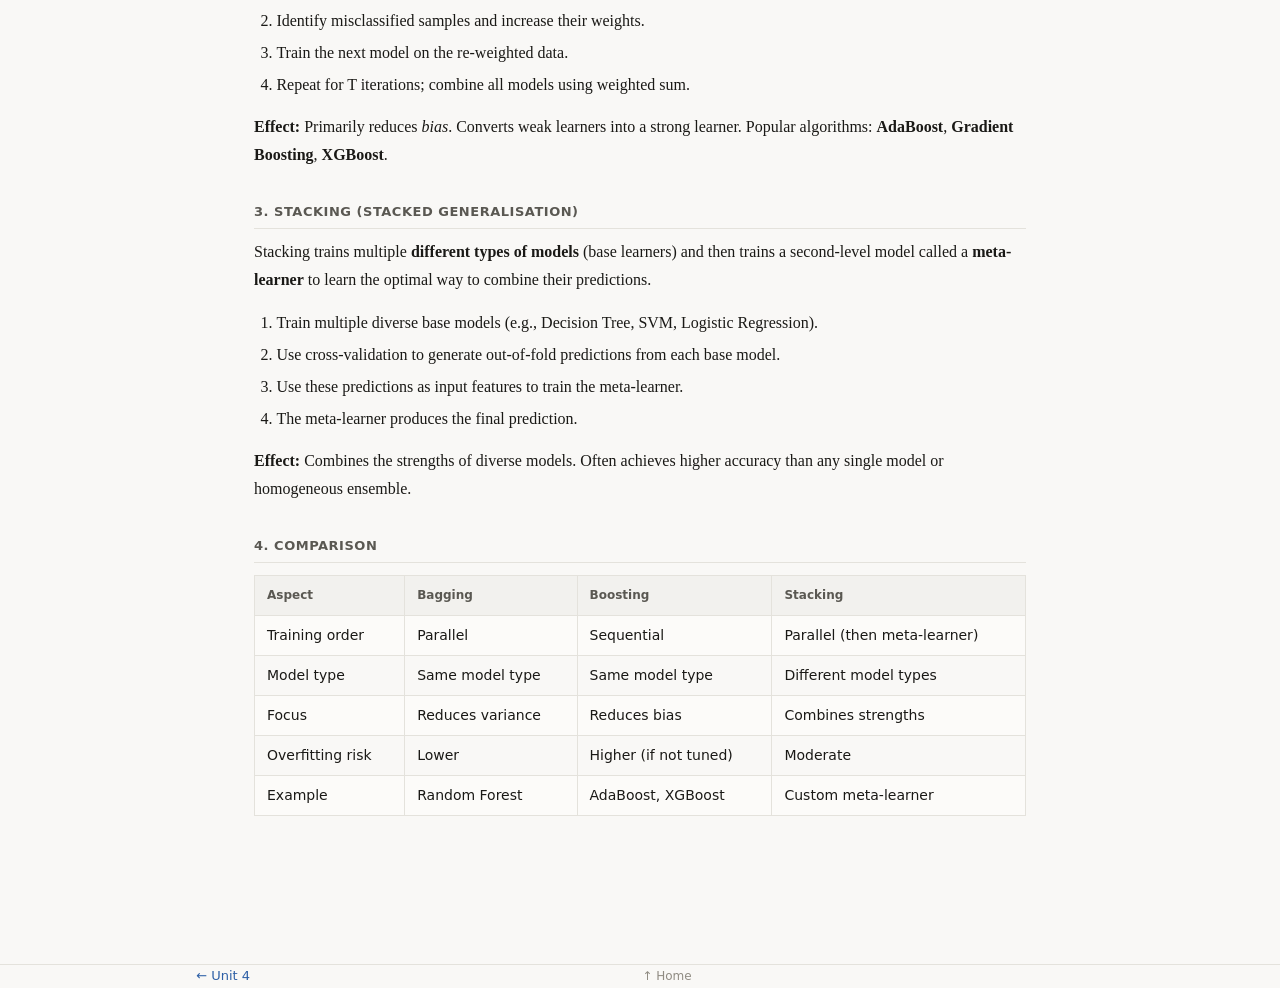
<file: unit5.html>
<!DOCTYPE html>
<html lang="en">

<head>
  <meta charset="UTF-8">
  <meta name="viewport" content="width=device-width, initial-scale=1.0">
  <title>ML Unit 5 — Ensemble Methods, Decision Trees &amp; SVM (Q41–50)</title>
  <link rel="stylesheet" href="styles.css">
</head>

<body>
  <div class="page">

    <header class="page-header">
      <p class="page-kicker">Machine Learning — Examination Preparation</p>
      <h1 class="page-title">Unit 5: Ensemble Methods, Decision Trees &amp; SVM</h1>
      <p class="page-sub">Questions 41 – 50</p>
      <nav class="page-nav">
        <a href="unit4.html">← Unit 4</a>
        <a class="home" href="index.html">↑ Home</a>
        <span></span>
      </nav>
    </header>

    <nav class="tab-bar" role="tablist">
      <button class="tab-btn active" role="tab" onclick="show(41)">Q41 — Ensemble Methods</button>
      <button class="tab-btn" role="tab" onclick="show(42)">Q42 — ID3 Tree</button>
      <button class="tab-btn" role="tab" onclick="show(43)">Q43 — Entropy / Gini / IG</button>
      <button class="tab-btn" role="tab" onclick="show(44)">Q44 — AdaBoost</button>
      <button class="tab-btn" role="tab" onclick="show(45)">Q45 — Random Forest</button>
      <button class="tab-btn" role="tab" onclick="show(46)">Q46 — SVM</button>
      <button class="tab-btn" role="tab" onclick="show(47)">Q47 — XGBoost</button>
      <button class="tab-btn" role="tab" onclick="show(48)">Q48 — DT vs Random Forest</button>
      <button class="tab-btn" role="tab" onclick="show(49)">Q49 — SVM Example</button>
      <button class="tab-btn" role="tab" onclick="show(50)">Q50 — Bagging vs Boosting</button>
    </nav>

    <!-- ════════════════ Q41 ════════════════ -->
    <section class="q-panel active" id="panel-41" role="tabpanel">
      <p class="q-label">Question 41</p>
      <div class="q-title">Discuss ensemble methods in detail. Explain how techniques like bagging, boosting, and
        stacking combine multiple models to improve accuracy and reduce overfitting.</div>
      <div class="q-body">

        <p>Ensemble methods are machine learning techniques that combine multiple models — called base learners — to
          produce a single, more accurate and robust model. The core principle is: <em>many weak learners together form
            a strong learner</em>. Ensemble methods address variance (overfitting), bias (underfitting), or both,
          depending on the technique used.</p>

        <figure class="fig-wrap">
          <img src="images/unit5/img1.png"
            alt="search: ensemble learning bagging boosting stacking diagram multiple models combining predictions">
          <figcaption class="fig-caption">Fig. 1 — Overview of ensemble methods: Bagging trains models in parallel on
            different data subsets; Boosting trains sequentially with focus on errors; Stacking uses a meta-learner to
            combine diverse model outputs.</figcaption>
        </figure>

        <h3>1. Bagging (Bootstrap Aggregating)</h3>
        <p>Bagging creates multiple models by training each on a different random sample of the training data drawn
          <strong>with replacement</strong> (bootstrap sampling). The final prediction is made by averaging outputs
          (regression) or majority voting (classification). Since models are trained independently, bagging is
          <strong>parallelisable</strong>.</p>
        <ol>
          <li>Draw B bootstrap samples from the training data.</li>
          <li>Train a separate model (usually a decision tree) on each sample.</li>
          <li>Combine predictions by averaging (regression) or voting (classification).</li>
        </ol>
        <p><strong>Effect:</strong> Primarily reduces <em>variance</em>. Works well with high-variance models like
          unpruned decision trees. The popular algorithm is <strong>Random Forest</strong>.</p>

        <h3>2. Boosting</h3>
        <p>Boosting builds models <strong>sequentially</strong>, where each new model focuses on correcting the errors
          of the previous one. Misclassified samples are given higher weights so the next model pays more attention to
          them. The final prediction is a <strong>weighted combination</strong> of all models.</p>
        <ol>
          <li>Train the first weak learner on the full dataset with equal weights.</li>
          <li>Identify misclassified samples and increase their weights.</li>
          <li>Train the next model on the re-weighted data.</li>
          <li>Repeat for T iterations; combine all models using weighted sum.</li>
        </ol>
        <p><strong>Effect:</strong> Primarily reduces <em>bias</em>. Converts weak learners into a strong learner.
          Popular algorithms: <strong>AdaBoost</strong>, <strong>Gradient Boosting</strong>, <strong>XGBoost</strong>.
        </p>

        <h3>3. Stacking (Stacked Generalisation)</h3>
        <p>Stacking trains multiple <strong>different types of models</strong> (base learners) and then trains a
          second-level model called a <strong>meta-learner</strong> to learn the optimal way to combine their
          predictions.</p>
        <ol>
          <li>Train multiple diverse base models (e.g., Decision Tree, SVM, Logistic Regression).</li>
          <li>Use cross-validation to generate out-of-fold predictions from each base model.</li>
          <li>Use these predictions as input features to train the meta-learner.</li>
          <li>The meta-learner produces the final prediction.</li>
        </ol>
        <p><strong>Effect:</strong> Combines the strengths of diverse models. Often achieves higher accuracy than any
          single model or homogeneous ensemble.</p>

        <h3>4. Comparison</h3>
        <table>
          <tr>
            <th>Aspect</th>
            <th>Bagging</th>
            <th>Boosting</th>
            <th>Stacking</th>
          </tr>
          <tr>
            <td>Training order</td>
            <td>Parallel</td>
            <td>Sequential</td>
            <td>Parallel (then meta-learner)</td>
          </tr>
          <tr>
            <td>Model type</td>
            <td>Same model type</td>
            <td>Same model type</td>
            <td>Different model types</td>
          </tr>
          <tr>
            <td>Focus</td>
            <td>Reduces variance</td>
            <td>Reduces bias</td>
            <td>Combines strengths</td>
          </tr>
          <tr>
            <td>Overfitting risk</td>
            <td>Lower</td>
            <td>Higher (if not tuned)</td>
            <td>Moderate</td>
          </tr>
          <tr>
            <td>Example</td>
            <td>Random Forest</td>
            <td>AdaBoost, XGBoost</td>
            <td>Custom meta-learner</td>
          </tr>
        </table>

      </div>
    </section>

    <!-- ════════════════ Q42 ════════════════ -->
    <section class="q-panel" id="panel-42" role="tabpanel">
      <p class="q-label">Question 42 · Numerical</p>
      <div class="q-title">Using the ID3 algorithm, build a decision tree from the training data. Show entropy and
        information gain calculations. Then classify the test patterns and predict PlayFootball.</div>
      <div class="q-body">

        <h3>Training Data</h3>
        <table>
          <tr>
            <th>ID</th>
            <th>Outlook</th>
            <th>Humidity</th>
            <th>PlayFootball</th>
          </tr>
          <tr>
            <td>T1</td>
            <td>Sunny</td>
            <td>High</td>
            <td>No</td>
          </tr>
          <tr>
            <td>T2</td>
            <td>Sunny</td>
            <td>Normal</td>
            <td>Yes</td>
          </tr>
          <tr>
            <td>T3</td>
            <td>Overcast</td>
            <td>High</td>
            <td>Yes</td>
          </tr>
          <tr>
            <td>T4</td>
            <td>Rain</td>
            <td>High</td>
            <td>Yes</td>
          </tr>
        </table>

        <h3>Test Data</h3>
        <table>
          <tr>
            <th>ID</th>
            <th>Outlook</th>
            <th>Humidity</th>
            <th>Prediction</th>
          </tr>
          <tr>
            <td>X1</td>
            <td>Overcast</td>
            <td>Normal</td>
            <td>?</td>
          </tr>
          <tr>
            <td>X2</td>
            <td>Rain</td>
            <td>Normal</td>
            <td>?</td>
          </tr>
        </table>

        <h3>Step 1 — Entropy of the Full Training Set</h3>
        <p>Classes: Yes = 3, No = 1 (total = 4).</p>
        <div class="formula formula-block">Entropy(S) = −p(Yes)·log₂(p(Yes)) − p(No)·log₂(p(No))</div>
        <div class="formula formula-block">= −(3/4)·log₂(3/4) − (1/4)·log₂(1/4) = 0.3113 + 0.5 ≈ 0.8113</div>

        <h3>Step 2 — Information Gain for Outlook</h3>
        <p>Outlook subsets:</p>
        <ul>
          <li><strong>Sunny</strong> (T1, T2): Yes=1, No=1 → Entropy = −(1/2)log₂(1/2) − (1/2)log₂(1/2) = 1.0</li>
          <li><strong>Overcast</strong> (T3): Yes=1, No=0 → Entropy = 0 (pure)</li>
          <li><strong>Rain</strong> (T4): Yes=1, No=0 → Entropy = 0 (pure)</li>
        </ul>
        <div class="formula formula-block">IG(Outlook) = 0.8113 − [(2/4)×1.0 + (1/4)×0 + (1/4)×0] = 0.8113 − 0.5 =
          <strong>0.3113</strong></div>

        <h3>Step 3 — Information Gain for Humidity</h3>
        <p>Humidity subsets:</p>
        <ul>
          <li><strong>High</strong> (T1, T3, T4): Yes=2, No=1 → Entropy = −(2/3)log₂(2/3) − (1/3)log₂(1/3) ≈ 0.9183</li>
          <li><strong>Normal</strong> (T2): Yes=1, No=0 → Entropy = 0 (pure)</li>
        </ul>
        <div class="formula formula-block">IG(Humidity) = 0.8113 − [(3/4)×0.9183 + (1/4)×0] = 0.8113 − 0.6887 =
          <strong>0.1226</strong></div>

        <h3>Step 4 — Root Node Selection</h3>
        <p>Outlook has the highest Information Gain (0.3113 > 0.1226), so <strong>Outlook</strong> is the root node.</p>

        <h3>Step 5 — Build the Tree</h3>
        <ul>
          <li><strong>Outlook = Overcast</strong> → Only T3 (Yes) → Leaf: <strong>Yes</strong></li>
          <li><strong>Outlook = Rain</strong> → Only T4 (Yes) → Leaf: <strong>Yes</strong></li>
          <li><strong>Outlook = Sunny</strong> → T1 (No), T2 (Yes) → Mixed. Split further on Humidity:
            <ul>
              <li>Humidity = High → T1 (No) → Leaf: <strong>No</strong></li>
              <li>Humidity = Normal → T2 (Yes) → Leaf: <strong>Yes</strong></li>
            </ul>
          </li>
        </ul>

        <figure class="fig-wrap">
          <svg viewBox="0 0 720 360" xmlns="http://www.w3.org/2000/svg" style="width:100%;max-width:720px;display:block;margin:0 auto;font-family:inherit;">
            <defs>
              <marker id="arr" markerWidth="8" markerHeight="8" refX="6" refY="3" orient="auto">
                <path d="M0,0 L0,6 L8,3 z" fill="#555"/>
              </marker>
            </defs>

            <!-- ── ROOT: Outlook ── -->
            <rect x="270" y="20" width="180" height="48" rx="8" fill="#e8f0fe" stroke="#4a6fa5" stroke-width="2"/>
            <text x="360" y="40" text-anchor="middle" font-size="13" font-weight="700" fill="#1a2f5e">Outlook</text>
            <text x="360" y="57" text-anchor="middle" font-size="11" fill="#4a6fa5">Root Node</text>

            <!-- ── BRANCH LINES from Outlook ── -->
            <!-- to Overcast leaf -->
            <line x1="290" y1="68" x2="110" y2="168" stroke="#555" stroke-width="1.5" marker-end="url(#arr)"/>
            <text x="175" y="115" text-anchor="middle" font-size="11" fill="#333" transform="rotate(-27,175,115)">Overcast</text>

            <!-- to Sunny sub-node -->
            <line x1="360" y1="68" x2="360" y2="168" stroke="#555" stroke-width="1.5" marker-end="url(#arr)"/>
            <text x="375" y="125" text-anchor="start" font-size="11" fill="#333">Sunny</text>

            <!-- to Rain leaf -->
            <line x1="430" y1="68" x2="610" y2="168" stroke="#555" stroke-width="1.5" marker-end="url(#arr)"/>
            <text x="545" y="115" text-anchor="middle" font-size="11" fill="#333" transform="rotate(27,545,115)">Rain</text>

            <!-- ── OVERCAST LEAF → Yes ── -->
            <ellipse cx="100" cy="192" rx="68" ry="26" fill="#d4edda" stroke="#28a745" stroke-width="2"/>
            <text x="100" y="188" text-anchor="middle" font-size="13" font-weight="700" fill="#155724">Yes</text>
            <text x="100" y="204" text-anchor="middle" font-size="10" fill="#155724">PlayFootball</text>

            <!-- ── SUNNY → HUMIDITY sub-node ── -->
            <rect x="278" y="168" width="164" height="44" rx="8" fill="#fff3cd" stroke="#e6a817" stroke-width="2"/>
            <text x="360" y="185" text-anchor="middle" font-size="13" font-weight="700" fill="#7d4e00">Humidity</text>
            <text x="360" y="201" text-anchor="middle" font-size="10" fill="#7d4e00">Sub-node (Sunny only)</text>

            <!-- Humidity → High -->
            <line x1="320" y1="212" x2="230" y2="294" stroke="#555" stroke-width="1.5" marker-end="url(#arr)"/>
            <text x="257" y="255" text-anchor="middle" font-size="11" fill="#333" transform="rotate(-40,257,255)">High</text>

            <!-- Humidity → Normal -->
            <line x1="400" y1="212" x2="490" y2="294" stroke="#555" stroke-width="1.5" marker-end="url(#arr)"/>
            <text x="463" y="255" text-anchor="middle" font-size="11" fill="#333" transform="rotate(40,463,255)">Normal</text>

            <!-- ── HUMIDITY=HIGH LEAF → No ── -->
            <ellipse cx="220" cy="318" rx="68" ry="26" fill="#f8d7da" stroke="#dc3545" stroke-width="2"/>
            <text x="220" y="314" text-anchor="middle" font-size="13" font-weight="700" fill="#721c24">No</text>
            <text x="220" y="330" text-anchor="middle" font-size="10" fill="#721c24">PlayFootball</text>

            <!-- ── HUMIDITY=NORMAL LEAF → Yes ── -->
            <ellipse cx="500" cy="318" rx="68" ry="26" fill="#d4edda" stroke="#28a745" stroke-width="2"/>
            <text x="500" y="314" text-anchor="middle" font-size="13" font-weight="700" fill="#155724">Yes</text>
            <text x="500" y="330" text-anchor="middle" font-size="10" fill="#155724">PlayFootball</text>

            <!-- ── RAIN LEAF → Yes ── -->
            <ellipse cx="620" cy="192" rx="68" ry="26" fill="#d4edda" stroke="#28a745" stroke-width="2"/>
            <text x="620" y="188" text-anchor="middle" font-size="13" font-weight="700" fill="#155724">Yes</text>
            <text x="620" y="204" text-anchor="middle" font-size="10" fill="#155724">PlayFootball</text>

            <!-- ── LEGEND ── -->
            <rect x="20" y="310" width="12" height="12" rx="2" fill="#e8f0fe" stroke="#4a6fa5" stroke-width="1.5"/>
            <text x="38" y="321" font-size="10" fill="#333">Decision Node</text>
            <ellipse cx="26" cy="340" rx="8" ry="6" fill="#d4edda" stroke="#28a745" stroke-width="1.5"/>
            <text x="38" y="344" font-size="10" fill="#333">Leaf — Yes</text>
            <ellipse cx="26" cy="356" rx="8" ry="6" fill="#f8d7da" stroke="#dc3545" stroke-width="1.5"/>
            <text x="38" y="360" font-size="10" fill="#333">Leaf — No</text>
          </svg>
          <figcaption class="fig-caption">Fig. 2 — ID3 Decision Tree. Root = Outlook. Overcast → Yes; Rain → Yes; Sunny
            branches to Humidity → High=No, Normal=Yes.</figcaption>
        </figure>

        <h3>Step 6 — Classify Test Data</h3>
        <table>
          <tr>
            <th>ID</th>
            <th>Outlook</th>
            <th>Humidity</th>
            <th>Tree Path</th>
            <th>Prediction</th>
          </tr>
          <tr>
            <td>X1</td>
            <td>Overcast</td>
            <td>Normal</td>
            <td>Outlook = Overcast → Leaf</td>
            <td><strong>Yes</strong></td>
          </tr>
          <tr>
            <td>X2</td>
            <td>Rain</td>
            <td>Normal</td>
            <td>Outlook = Rain → Leaf</td>
            <td><strong>Yes</strong></td>
          </tr>
        </table>

      </div>
    </section>

    <!-- ════════════════ Q43 ════════════════ -->
    <section class="q-panel" id="panel-43" role="tabpanel">
      <p class="q-label">Question 43</p>
      <div class="q-title">Explain the information theory metrics used in decision trees, including Entropy, Gini Index,
        and Information Gain, in detail.</div>
      <div class="q-body">

        <p>Decision trees use information theory metrics to decide the best attribute for splitting data at each node.
          The goal is to create <strong>pure subsets</strong> — subsets where data points belong mostly to one class.
          The three key metrics are Entropy, Information Gain, and Gini Index.</p>

        <h3>1. Entropy</h3>
        <p>Entropy measures the <strong>impurity or uncertainty</strong> in a dataset. A dataset where all instances
          belong to one class has entropy = 0 (pure). A dataset evenly split between classes has maximum entropy.</p>
        <div class="formula formula-block">Entropy(S) = −Σ pᵢ · log₂(pᵢ)</div>
        <p>where pᵢ is the proportion of instances belonging to class i.</p>
        <table>
          <tr>
            <th>Situation</th>
            <th>Entropy Value</th>
          </tr>
          <tr>
            <td>All instances in one class</td>
            <td>0 (perfectly pure)</td>
          </tr>
          <tr>
            <td>Equal split between two classes</td>
            <td>1.0 (maximum for binary)</td>
          </tr>
          <tr>
            <td>Range</td>
            <td>0 to log₂(K), where K = number of classes</td>
          </tr>
        </table>

        <h3>2. Information Gain</h3>
        <p>Information Gain (IG) measures the <strong>reduction in entropy</strong> achieved by splitting the dataset on
          a given attribute. It helps select the best attribute for splitting — the attribute that most reduces
          uncertainty.</p>
        <div class="formula formula-block">IG(S, A) = Entropy(S) − Σᵥ (|Sᵥ| / |S|) · Entropy(Sᵥ)</div>
        <p>where A is the attribute, Sᵥ is the subset of S where A has value v, and the sum is over all values v of A.
        </p>
        <ul>
          <li><strong>Higher IG → better split</strong> — the attribute reduces more uncertainty.</li>
          <li>IG = 0 means the attribute provides no information.</li>
          <li>ID3 algorithm selects the attribute with the highest IG at each node.</li>
        </ul>

        <h3>3. Gini Index</h3>
        <p>The Gini Index measures the <strong>probability of misclassifying a randomly chosen element</strong> if it
          were randomly labelled according to the class distribution in the subset.</p>
        <div class="formula formula-block">Gini(S) = 1 − Σ pᵢ²</div>
        <ul>
          <li>Range: 0 to 0.5 for binary classification (0 = pure; 0.5 = maximally impure).</li>
          <li><strong>Lower Gini → better split.</strong></li>
          <li>Used in CART (Classification and Regression Trees) algorithm.</li>
          <li>Computationally faster than Entropy (no logarithm required).</li>
        </ul>

        <figure class="fig-wrap">
          <img src="images/unit5/img3.png"
            alt="search: decision tree CART gini index split visualization nodes leaf benign malignant cancer dataset">
          <figcaption class="fig-caption">Fig. 3 — A CART decision tree split using Gini Index. Each node shows the gini
            value, sample count, class distribution, and majority class.</figcaption>
        </figure>

        <h3>4. Comparison of Metrics</h3>
        <table>
          <tr>
            <th>Metric</th>
            <th>Measures</th>
            <th>Best Value</th>
            <th>Used In</th>
            <th>Notes</th>
          </tr>
          <tr>
            <td>Entropy</td>
            <td>Uncertainty / impurity</td>
            <td>0</td>
            <td>ID3, C4.5</td>
            <td>Uses logarithm; computationally heavier</td>
          </tr>
          <tr>
            <td>Information Gain</td>
            <td>Entropy reduction from a split</td>
            <td>High</td>
            <td>ID3</td>
            <td>Biased toward attributes with many values</td>
          </tr>
          <tr>
            <td>Gini Index</td>
            <td>Misclassification probability</td>
            <td>0</td>
            <td>CART</td>
            <td>Faster to compute; no log needed</td>
          </tr>
        </table>

        <h3>5. Conclusion</h3>
        <p>In decision trees, Entropy measures how disordered a dataset is, Information Gain selects the best feature by
          measuring the reduction in entropy, and the Gini Index provides a faster alternative impurity measure. All
          three metrics guide the construction of an efficient and accurate decision tree by identifying optimal splits
          at each node.</p>

      </div>
    </section>

    <!-- ════════════════ Q44 ════════════════ -->
    <section class="q-panel" id="panel-44" role="tabpanel">
      <p class="q-label">Question 44</p>
      <div class="q-title">Discuss the AdaBoost algorithm in the ensemble learning method in detail with an example.
      </div>
      <div class="q-body">

        <p>AdaBoost (Adaptive Boosting) is an ensemble learning algorithm that combines multiple <strong>weak
            learners</strong> — typically decision stumps (one-level decision trees) — to create a strong classifier by
          <strong>adaptively focusing on misclassified samples</strong>. Each new model corrects the mistakes of the
          previous ones by increasing the weight of misclassified instances.</p>

        <h3>1. Key Concepts</h3>
        <table>
          <tr>
            <th>Term</th>
            <th>Definition</th>
          </tr>
          <tr>
            <td>Weak Learner</td>
            <td>A model that performs slightly better than random guessing (e.g., decision stump). Each one alone is
              insufficient.</td>
          </tr>
          <tr>
            <td>Strong Learner</td>
            <td>The final combination of all weak learners, which achieves high accuracy.</td>
          </tr>
          <tr>
            <td>Sample Weights</td>
            <td>Each training instance has a weight. Misclassified instances get higher weights; correctly classified
              ones get lower weights.</td>
          </tr>
          <tr>
            <td>Model Weight (α)</td>
            <td>Each weak learner is given a weight based on its accuracy — more accurate learners have higher
              influence.</td>
          </tr>
        </table>

        <h3>2. Algorithm Steps</h3>
        <ol>
          <li><strong>Initialise weights:</strong> Assign equal weight to all N training samples: wᵢ = 1/N.</li>
          <li><strong>Train a weak learner</strong> on the weighted training data.</li>
          <li><strong>Calculate error:</strong> ε = Σ wᵢ for all misclassified samples.</li>
          <li><strong>Compute model weight (alpha):</strong></li>
        </ol>
        <div class="formula formula-block">α = (1/2) · ln((1 − ε) / ε)</div>
        <p>Higher accuracy (lower ε) → higher α → this model has more say in the final prediction.</p>
        <ol start="5">
          <li><strong>Update sample weights:</strong> Increase weights of misclassified samples, decrease weights of
            correctly classified ones.</li>
        </ol>
        <div class="formula formula-block">wᵢ = wᵢ · e^(±α)</div>
        <ol start="6">
          <li><strong>Normalise weights</strong> so they sum to 1.</li>
          <li><strong>Repeat</strong> for T iterations (number of weak learners).</li>
        </ol>

        <h3>3. Final Prediction</h3>
        <div class="formula formula-block">Final Output = sign( Σₜ αₜ · hₜ(x) )</div>
        <p>The final output is the sign of the weighted sum of all weak learner predictions, where each prediction hₜ(x)
          ∈ {−1, +1}.</p>

        <h3>4. Example — Spam Detection</h3>
        <table>
          <tr>
            <th>Iteration</th>
            <th>Model Focus</th>
            <th>Action</th>
          </tr>
          <tr>
            <td>1</td>
            <td>All samples equal weight</td>
            <td>Trains stump; misclassifies E2 → increase E2's weight</td>
          </tr>
          <tr>
            <td>2</td>
            <td>E2 has higher weight</td>
            <td>New model focuses on E2; misclassifies E3 → increase E3's weight</td>
          </tr>
          <tr>
            <td>3</td>
            <td>E3 has higher weight</td>
            <td>New model focuses on E3; combines with previous models</td>
          </tr>
          <tr>
            <td>Final</td>
            <td>Weighted combination of all stumps</td>
            <td>Better accuracy than any single stump</td>
          </tr>
        </table>

        <figure class="fig-wrap">
          <img src="images/unit5/img4.png"
            alt="search: AdaBoost algorithm diagram sequential weak learners sample weight update misclassified points boosting">
          <figcaption class="fig-caption">Fig. 4 — AdaBoost trains weak learners sequentially, increasing the weight of
            misclassified samples at each step. The final model is a weighted vote of all learners.</figcaption>
        </figure>

        <h3>5. Advantages and Disadvantages</h3>
        <table>
          <tr>
            <th>Advantages</th>
            <th>Disadvantages</th>
          </tr>
          <tr>
            <td>Improves accuracy of weak models</td>
            <td>Sensitive to noisy data and outliers</td>
          </tr>
          <tr>
            <td>Works well with simple classifiers (decision stumps)</td>
            <td>Can overfit if data is too complex or noisy</td>
          </tr>
          <tr>
            <td>Reduces both bias and variance</td>
            <td>Training is sequential → cannot be parallelised</td>
          </tr>
          <tr>
            <td>No hyperparameter tuning beyond T and learning rate</td>
            <td>Sensitive to mislabelled training data</td>
          </tr>
        </table>

      </div>
    </section>

    <!-- ════════════════ Q45 ════════════════ -->
    <section class="q-panel" id="panel-45" role="tabpanel">
      <p class="q-label">Question 45</p>
      <div class="q-title">Describe the Random Forest algorithm and mention its pros and cons.</div>
      <div class="q-body">

        <p>Random Forest is a supervised ensemble learning algorithm used for both classification and regression. It
          builds <strong>multiple decision trees</strong> using bootstrap sampling and random feature selection, then
          combines their outputs to improve accuracy and reduce overfitting. It is based on two core concepts:
          <strong>Bagging</strong> and <strong>Random Feature Selection</strong>.</p>

        <h3>1. Working of Random Forest</h3>
        <ol>
          <li><strong>Bootstrap Sampling:</strong> From the original dataset, B random samples are drawn with
            replacement (bootstrap). Each sample is approximately 63% of the original data.</li>
          <li><strong>Decision Tree Construction:</strong> A full, unpruned decision tree is built for each bootstrap
            sample.</li>
          <li><strong>Random Feature Selection:</strong> At each node split, only a random subset of features is
            considered (typically √p features for classification, where p is total features). This decorrelates the
            trees.</li>
          <li><strong>Prediction:</strong> Classification → majority vote across all trees. Regression → average of all
            tree outputs.</li>
        </ol>

        <figure class="fig-wrap">
          <img src="images/unit5/img5.png"
            alt="search: random forest algorithm multiple decision trees bootstrap sampling majority voting diagram">
          <figcaption class="fig-caption">Fig. 5 — Random Forest: each tree is trained on a bootstrap sample with random
            feature subsets. Final prediction = majority vote (classification) or average (regression).</figcaption>
        </figure>

        <h3>2. Why Random Feature Selection Helps</h3>
        <p>If all trees were trained on the same features, they would be correlated — they would make similar errors and
          averaging them would not help. By randomly restricting features at each split, the trees are
          <strong>decorrelated</strong>, so their errors are independent and averaging reduces variance significantly.
        </p>

        <h3>3. Pros and Cons</h3>
        <table>
          <tr>
            <th>Advantages</th>
            <th>Disadvantages</th>
          </tr>
          <tr>
            <td>High accuracy — averaging many trees reduces overfitting significantly compared to a single tree</td>
            <td>Complex and harder to interpret than a single decision tree</td>
          </tr>
          <tr>
            <td>Robust to outliers and noise — individual noisy trees are averaged out</td>
            <td>Computationally expensive — training many trees is slow</td>
          </tr>
          <tr>
            <td>Works well with large datasets and many features</td>
            <td>High memory usage — all trees must be stored</td>
          </tr>
          <tr>
            <td>Provides feature importance scores — useful for feature selection</td>
            <td>Slower prediction compared to simpler models</td>
          </tr>
          <tr>
            <td>Handles missing values reasonably well</td>
            <td>May not perform well on very sparse or very high-dimensional data</td>
          </tr>
        </table>

        <h3>4. Applications</h3>
        <ul>
          <li>Medical diagnosis and disease prediction</li>
          <li>Fraud detection in finance</li>
          <li>Recommendation systems</li>
          <li>Stock market prediction</li>
          <li>Remote sensing and image classification</li>
        </ul>

      </div>
    </section>

    <!-- ════════════════ Q46 ════════════════ -->
    <section class="q-panel" id="panel-46" role="tabpanel">
      <p class="q-label">Question 46</p>
      <div class="q-title">Explain the classification mechanism in SVM with necessary diagrams.</div>
      <div class="q-body">

        <p>Support Vector Machine (SVM) is a supervised learning algorithm used primarily for classification. It finds
          the optimal <strong>hyperplane</strong> that separates data points into different classes while
          <strong>maximising the margin</strong> between the nearest points of each class.</p>

        <h3>1. Key Concepts</h3>
        <table>
          <tr>
            <th>Term</th>
            <th>Definition</th>
          </tr>
          <tr>
            <td>Hyperplane</td>
            <td>The decision boundary that separates classes. In 2D it is a line; in 3D it is a plane; in n-D it is a
              hyperplane.</td>
          </tr>
          <tr>
            <td>Support Vectors</td>
            <td>The data points from each class that lie closest to the hyperplane. They are the critical points that
              define and support the boundary.</td>
          </tr>
          <tr>
            <td>Margin</td>
            <td>The perpendicular distance between the hyperplane and the nearest support vectors from each side. SVM
              maximises this margin.</td>
          </tr>
          <tr>
            <td>Maximum Margin Hyperplane</td>
            <td>The hyperplane that maximises the margin — the optimal decision boundary learned by SVM.</td>
          </tr>
        </table>

        <figure class="fig-wrap">
          <svg viewBox="0 0 700 400" xmlns="http://www.w3.org/2000/svg" style="width:100%;max-width:700px;display:block;margin:0 auto;font-family:inherit;">
            <!-- axes -->
            <line x1="60" y1="360" x2="660" y2="360" stroke="#aaa" stroke-width="1.5"/>
            <line x1="60" y1="20"  x2="60"  y2="360" stroke="#aaa" stroke-width="1.5"/>
            <text x="665" y="364" font-size="13" fill="#555">x₁</text>
            <text x="50"  y="16"  font-size="13" fill="#555" text-anchor="end">x₂</text>
            <!-- axis ticks -->
            <text x="30" y="365" font-size="11" fill="#888" text-anchor="middle">0</text>

            <!-- ── Hyperplane  w·x + b = 0  (solid, blue) ── -->
            <!-- passes through ~(120,320) to (620,60) -->
            <line x1="120" y1="320" x2="620" y2="60" stroke="#2563eb" stroke-width="2.5"/>
            <text x="635" y="55" font-size="12" fill="#2563eb" font-weight="700">w·x+b=0</text>
            <text x="635" y="70" font-size="11" fill="#2563eb">(Hyperplane)</text>

            <!-- ── Margin boundary +1  (dashed, green) ── -->
            <line x1="60" y1="305" x2="540" y2="60" stroke="#16a34a" stroke-width="1.8" stroke-dasharray="8,5"/>
            <text x="548" y="56" font-size="12" fill="#16a34a" font-weight="700">w·x+b=+1</text>

            <!-- ── Margin boundary -1  (dashed, red) ── -->
            <line x1="200" y1="360" x2="660" y2="110" stroke="#dc2626" stroke-width="1.8" stroke-dasharray="8,5"/>
            <text x="548" y="108" font-size="12" fill="#dc2626" font-weight="700">w·x+b=−1</text>

            <!-- ── Class +1  (blue filled circles, upper-left cluster) ── -->
            <circle cx="130" cy="200" r="9" fill="#93c5fd" stroke="#1d4ed8" stroke-width="2"/>
            <circle cx="160" cy="155" r="9" fill="#93c5fd" stroke="#1d4ed8" stroke-width="2"/>
            <circle cx="100" cy="165" r="9" fill="#93c5fd" stroke="#1d4ed8" stroke-width="2"/>
            <circle cx="195" cy="175" r="9" fill="#93c5fd" stroke="#1d4ed8" stroke-width="2"/>
            <circle cx="145" cy="120" r="9" fill="#93c5fd" stroke="#1d4ed8" stroke-width="2"/>
            <circle cx="80"  cy="230" r="9" fill="#93c5fd" stroke="#1d4ed8" stroke-width="2"/>
            <!-- Class +1 support vector (double ring) -->
            <circle cx="240" cy="195" r="9"  fill="#93c5fd" stroke="#1d4ed8" stroke-width="2"/>
            <circle cx="240" cy="195" r="16" fill="none"    stroke="#1d4ed8" stroke-width="2" stroke-dasharray="4,3"/>

            <!-- ── Class −1  (red triangles, lower-right cluster) ── -->
            <!-- triangle helper: centred at (cx,cy) with radius r → points -->
            <polygon points="450,200 440,218 460,218" fill="#fca5a5" stroke="#b91c1c" stroke-width="2"/>
            <polygon points="500,240 490,258 510,258" fill="#fca5a5" stroke="#b91c1c" stroke-width="2"/>
            <polygon points="520,190 510,208 530,208" fill="#fca5a5" stroke="#b91c1c" stroke-width="2"/>
            <polygon points="480,280 470,298 490,298" fill="#fca5a5" stroke="#b91c1c" stroke-width="2"/>
            <polygon points="560,250 550,268 570,268" fill="#fca5a5" stroke="#b91c1c" stroke-width="2"/>
            <polygon points="420,260 410,278 430,278" fill="#fca5a5" stroke="#b91c1c" stroke-width="2"/>
            <!-- Class −1 support vector (double ring around triangle) -->
            <polygon points="390,230 380,248 400,248" fill="#fca5a5" stroke="#b91c1c" stroke-width="2"/>
            <circle  cx="390" cy="241" r="18" fill="none" stroke="#b91c1c" stroke-width="2" stroke-dasharray="4,3"/>

            <!-- ── Margin width arrow ── -->
            <!-- perpendicular distance annotation between the two margin lines -->
            <line x1="330" y1="157" x2="390" y2="242" stroke="#7c3aed" stroke-width="1.5" marker-end="url(#sv-arr)" marker-start="url(#sv-arr-rev)"/>
            <defs>
              <marker id="sv-arr"     markerWidth="8" markerHeight="8" refX="6" refY="3" orient="auto">
                <path d="M0,0 L0,6 L8,3 z" fill="#7c3aed"/>
              </marker>
              <marker id="sv-arr-rev" markerWidth="8" markerHeight="8" refX="2" refY="3" orient="auto">
                <path d="M8,0 L8,6 L0,3 z" fill="#7c3aed"/>
              </marker>
            </defs>
            <rect x="335" y="184" width="54" height="22" rx="4" fill="white" opacity="0.85"/>
            <text x="362" y="199" text-anchor="middle" font-size="13" fill="#7c3aed" font-weight="700">2/‖w‖</text>
            <text x="362" y="213" text-anchor="middle" font-size="10" fill="#7c3aed">(margin)</text>

            <!-- ── Legend ── -->
            <rect x="62" y="22" width="220" height="92" rx="6" fill="white" stroke="#ddd" stroke-width="1"/>
            <line x1="76"  y1="42" x2="110" y2="42" stroke="#2563eb" stroke-width="2.5"/>
            <text x="118" y="46" font-size="11" fill="#333">Optimal hyperplane (w·x+b=0)</text>
            <line x1="76"  y1="60" x2="110" y2="60" stroke="#16a34a" stroke-width="1.8" stroke-dasharray="6,4"/>
            <text x="118" y="64" font-size="11" fill="#333">Margin boundary +1</text>
            <line x1="76"  y1="78" x2="110" y2="78" stroke="#dc2626" stroke-width="1.8" stroke-dasharray="6,4"/>
            <text x="118" y="82" font-size="11" fill="#333">Margin boundary −1</text>
            <circle cx="88" cy="103" r="6" fill="#93c5fd" stroke="#1d4ed8" stroke-width="1.5"/>
            <text x="100" y="107" font-size="11" fill="#333">Class +1 (double circle = support vector)</text>
          </svg>
          <figcaption class="fig-caption">Fig. 6 — SVM hyperplane with margin and support vectors. The solid blue line is the optimal hyperplane (w·x+b=0). The dashed green and red lines are the margin boundaries (+1 and −1). Support vectors (double-ringed) are the closest points to the hyperplane. The margin width is 2/‖w‖.</figcaption>
        </figure>

        <h3>2. Mathematical Representation</h3>
        <p>A hyperplane is defined as:</p>
        <div class="formula formula-block">w · x + b = 0</div>
        <p>where w is the weight vector (normal to the hyperplane), x is the input feature vector, and b is the bias.
          The two margin boundaries are defined by w · x + b = +1 and w · x + b = −1. The margin width is:</p>
        <div class="formula formula-block">Margin = 2 / ||w||</div>
        <p>Maximising the margin is equivalent to minimising ||w||².</p>

        <h3>3. Classification Mechanism Steps</h3>
        <ol>
          <li>Plot training data in feature space.</li>
          <li>Identify all possible separating hyperplanes.</li>
          <li>Select the hyperplane with the maximum margin (minimum ||w||²).</li>
          <li>Identify support vectors — the points exactly on the margin boundaries.</li>
          <li>Classify new data based on which side of the hyperplane it falls on: if w·x + b > 0 → Class +1; if w·x + b
            &lt; 0 → Class −1.</li>
        </ol>

        <h3>4. Non-Linear Classification — The Kernel Trick</h3>
        <p>When data is not linearly separable in the original feature space, SVM uses <strong>kernel functions</strong>
          to implicitly transform data into a higher-dimensional space where a linear hyperplane can separate the
          classes. The transformation is implicit — the kernel computes the dot product in the high-dimensional space
          without explicitly computing the transformation.</p>
        <table>
          <tr>
            <th>Kernel</th>
            <th>Formula</th>
            <th>Use Case</th>
          </tr>
          <tr>
            <td>Linear</td>
            <td>K(x, z) = x · z</td>
            <td>Linearly separable data</td>
          </tr>
          <tr>
            <td>Polynomial</td>
            <td>K(x, z) = (x · z + c)^d</td>
            <td>Non-linear data with polynomial boundaries</td>
          </tr>
          <tr>
            <td>RBF (Gaussian)</td>
            <td>K(x, z) = exp(−γ||x − z||²)</td>
            <td>General non-linear classification; most widely used</td>
          </tr>
        </table>

        <h3>5. Advantages and Disadvantages</h3>
        <table>
          <tr>
            <th>Advantages</th>
            <th>Disadvantages</th>
          </tr>
          <tr>
            <td>Effective in high-dimensional spaces</td>
            <td>Computationally expensive for large datasets</td>
          </tr>
          <tr>
            <td>Memory efficient — uses only support vectors</td>
            <td>Kernel selection can be complex</td>
          </tr>
          <tr>
            <td>Robust to overfitting in high dimensions</td>
            <td>Not directly interpretable</td>
          </tr>
          <tr>
            <td>Handles non-linear data via kernel trick</td>
            <td>Sensitive to feature scaling and noise</td>
          </tr>
        </table>

      </div>
    </section>

    <!-- ════════════════ Q47 ════════════════ -->
    <section class="q-panel" id="panel-47" role="tabpanel">
      <p class="q-label">Question 47</p>
      <div class="q-title">Discuss the XGBoost algorithm in the ensemble learning method in detail with an example.
      </div>
      <div class="q-body">

        <p>XGBoost (Extreme Gradient Boosting) is an optimised and highly efficient implementation of the gradient
          boosting algorithm. It builds decision trees <strong>sequentially</strong>, where each new tree learns to
          predict the <strong>residual errors</strong> (gradients) of the previous ensemble. XGBoost is widely regarded
          as one of the best-performing algorithms for structured/tabular data.</p>

        <h3>1. Core Concept</h3>
        <p>Gradient boosting builds models by minimising a loss function using gradient descent in <strong>function
            space</strong>. Instead of updating model parameters directly, it trains a new decision tree to predict the
          negative gradient (residuals) of the loss at each step, then adds this tree to the ensemble.</p>
        <div class="formula formula-block">Fₜ(x) = Fₜ₋₁(x) + η · hₜ(x)</div>
        <p>where hₜ(x) is the new tree, η is the learning rate (shrinkage), and Fₜ₋₁ is the current ensemble.</p>

        <h3>2. Key Features of XGBoost</h3>
        <table>
          <tr>
            <th>Feature</th>
            <th>Description</th>
          </tr>
          <tr>
            <td>Regularisation (L1 &amp; L2)</td>
            <td>Penalises model complexity to prevent overfitting — unlike basic gradient boosting.</td>
          </tr>
          <tr>
            <td>Tree Pruning</td>
            <td>Prunes branches using a depth-first approach based on gain, removing branches that don't improve the
              objective.</td>
          </tr>
          <tr>
            <td>Handling Missing Values</td>
            <td>Automatically learns the best direction for missing values during training.</td>
          </tr>
          <tr>
            <td>Parallel Processing</td>
            <td>Parallelises the construction of each individual tree (across features), not the boosting itself.</td>
          </tr>
          <tr>
            <td>Shrinkage (Learning Rate)</td>
            <td>Scales the contribution of each new tree to prevent overfitting.</td>
          </tr>
          <tr>
            <td>Column Sampling</td>
            <td>Randomly samples features for each tree — similar to Random Forest — to reduce variance.</td>
          </tr>
        </table>

        <h3>3. Algorithm Steps</h3>
        <ol>
          <li><strong>Initialise</strong> model with a constant value (e.g., mean of target for regression).</li>
          <li><strong>Compute gradients</strong> (residuals = actual − predicted) for all training samples.</li>
          <li><strong>Fit a decision tree</strong> to predict the residuals.</li>
          <li><strong>Update predictions</strong>: add the new tree (scaled by learning rate) to the current ensemble.
          </li>
          <li><strong>Repeat</strong> steps 2–4 for T iterations.</li>
        </ol>

        <h3>4. Example — Student Mark Prediction</h3>
        <table>
          <tr>
            <th>Hours Studied</th>
            <th>Actual Marks</th>
          </tr>
          <tr>
            <td>1</td>
            <td>35</td>
          </tr>
          <tr>
            <td>2</td>
            <td>40</td>
          </tr>
          <tr>
            <td>3</td>
            <td>50</td>
          </tr>
          <tr>
            <td>4</td>
            <td>60</td>
          </tr>
          <tr>
            <td>5</td>
            <td>70</td>
          </tr>
        </table>
        <p><strong>Iteration 1:</strong> Initial prediction = mean(35,40,50,60,70) = 51. Residuals: [−16, −11, −1, +9,
          +19]. Tree 1 predicts these residuals and updates predictions. <strong>Iteration 2:</strong> Compute new
          residuals from updated predictions. Tree 2 predicts these smaller residuals. Each iteration reduces the error
          further until convergence.</p>

        <figure class="fig-wrap">
          <svg viewBox="0 0 700 370" xmlns="http://www.w3.org/2000/svg" style="width:100%;max-width:700px;display:block;margin:0 auto;font-family:inherit;">
            <defs>
              <marker id="xg-arr" markerWidth="9" markerHeight="9" refX="7" refY="3.5" orient="auto">
                <path d="M0,0 L0,7 L9,3.5 z" fill="#555"/>
              </marker>
            </defs>

            <!-- ── Title ── -->
            <text x="350" y="22" text-anchor="middle" font-size="13" font-weight="700" fill="#1e293b">XGBoost: Sequential Residual Learning</text>

            <!-- ═══ Column 1: Initial F₀ ═══ -->
            <!-- Box: Initial prediction -->
            <rect x="20" y="38" width="150" height="52" rx="8" fill="#dbeafe" stroke="#3b82f6" stroke-width="2"/>
            <text x="95" y="58" text-anchor="middle" font-size="12" font-weight="700" fill="#1e3a8a">F₀(x) = mean(y)</text>
            <text x="95" y="75" text-anchor="middle" font-size="10" fill="#1e3a8a">Initial Prediction</text>
            <!-- Down arrow -->
            <line x1="95" y1="90" x2="95" y2="115" stroke="#555" stroke-width="1.5" marker-end="url(#xg-arr)"/>
            <!-- Residual box -->
            <rect x="20" y="115" width="150" height="46" rx="8" fill="#fef9c3" stroke="#ca8a04" stroke-width="1.8"/>
            <text x="95" y="134" text-anchor="middle" font-size="12" font-weight="700" fill="#713f12">Residuals r₁</text>
            <text x="95" y="149" text-anchor="middle" font-size="10" fill="#713f12">= y − F₀(x)</text>
            <!-- Down arrow -->
            <line x1="95" y1="161" x2="95" y2="186" stroke="#555" stroke-width="1.5" marker-end="url(#xg-arr)"/>
            <!-- Tree 1 box -->
            <rect x="20" y="186" width="150" height="52" rx="8" fill="#dcfce7" stroke="#16a34a" stroke-width="2"/>
            <text x="95" y="207" text-anchor="middle" font-size="12" font-weight="700" fill="#14532d">Tree₁ : h₁(x)</text>
            <text x="95" y="222" text-anchor="middle" font-size="10" fill="#14532d">Fits residuals r₁</text>
            <!-- Down arrow -->
            <line x1="95" y1="238" x2="95" y2="263" stroke="#555" stroke-width="1.5" marker-end="url(#xg-arr)"/>
            <!-- Updated prediction -->
            <rect x="20" y="263" width="150" height="52" rx="8" fill="#ede9fe" stroke="#7c3aed" stroke-width="2"/>
            <text x="95" y="282" text-anchor="middle" font-size="12" font-weight="700" fill="#4c1d95">F₁(x) = F₀ + η·h₁</text>
            <text x="95" y="297" text-anchor="middle" font-size="10" fill="#4c1d95">Updated Prediction</text>

            <!-- ═══ Arrow: F₁ → Iteration 2 ═══ -->
            <line x1="170" y1="289" x2="255" y2="289" stroke="#555" stroke-width="1.5" marker-end="url(#xg-arr)"/>
            <text x="212" y="283" text-anchor="middle" font-size="10" fill="#555">next iter</text>

            <!-- ═══ Column 2: Iteration 2 ═══ -->
            <rect x="255" y="115" width="150" height="46" rx="8" fill="#fef9c3" stroke="#ca8a04" stroke-width="1.8"/>
            <text x="330" y="134" text-anchor="middle" font-size="12" font-weight="700" fill="#713f12">Residuals r₂</text>
            <text x="330" y="149" text-anchor="middle" font-size="10" fill="#713f12">= y − F₁(x)</text>
            <line x1="330" y1="115" x2="330" y2="90" stroke="#555" stroke-width="1.5" marker-end="url(#xg-arr)"/>
            <text x="330" y="83" text-anchor="middle" font-size="10" fill="#555">(smaller residuals)</text>
            <line x1="330" y1="161" x2="330" y2="186" stroke="#555" stroke-width="1.5" marker-end="url(#xg-arr)"/>
            <rect x="255" y="186" width="150" height="52" rx="8" fill="#dcfce7" stroke="#16a34a" stroke-width="2"/>
            <text x="330" y="207" text-anchor="middle" font-size="12" font-weight="700" fill="#14532d">Tree₂ : h₂(x)</text>
            <text x="330" y="222" text-anchor="middle" font-size="10" fill="#14532d">Fits residuals r₂</text>
            <line x1="330" y1="238" x2="330" y2="263" stroke="#555" stroke-width="1.5" marker-end="url(#xg-arr)"/>
            <rect x="255" y="263" width="150" height="52" rx="8" fill="#ede9fe" stroke="#7c3aed" stroke-width="2"/>
            <text x="330" y="282" text-anchor="middle" font-size="12" font-weight="700" fill="#4c1d95">F₂(x) = F₁ + η·h₂</text>
            <text x="330" y="297" text-anchor="middle" font-size="10" fill="#4c1d95">Updated Prediction</text>

            <!-- ═══ Ellipsis arrow ═══ -->
            <line x1="405" y1="289" x2="445" y2="289" stroke="#555" stroke-width="1.5" stroke-dasharray="5,4" marker-end="url(#xg-arr)"/>
            <text x="425" y="283" text-anchor="middle" font-size="14" fill="#888">···</text>

            <!-- ═══ Column 3: Final ═══ -->
            <rect x="530" y="186" width="150" height="52" rx="8" fill="#fee2e2" stroke="#b91c1c" stroke-width="2"/>
            <text x="605" y="205" text-anchor="middle" font-size="12" font-weight="700" fill="#7f1d1d">Fₜ(x) = F₀</text>
            <text x="605" y="220" text-anchor="middle" font-size="11" font-weight="700" fill="#7f1d1d">+ η·Σ hₜ(x)</text>

            <rect x="530" y="263" width="150" height="52" rx="8" fill="#f0fdf4" stroke="#15803d" stroke-width="2.5"/>
            <text x="605" y="284" text-anchor="middle" font-size="13" font-weight="700" fill="#14532d">Final Prediction</text>
            <text x="605" y="301" text-anchor="middle" font-size="10" fill="#14532d">Minimum loss achieved</text>
            <line x1="605" y1="238" x2="605" y2="263" stroke="#555" stroke-width="1.5" marker-end="url(#xg-arr)"/>

            <!-- learning rate label -->
            <rect x="490" y="330" width="220" height="30" rx="6" fill="#f8fafc" stroke="#cbd5e1" stroke-width="1"/>
            <text x="600" y="349" text-anchor="middle" font-size="11" fill="#334155">η = learning rate (shrinkage); keeps each tree small</text>
          </svg>
          <figcaption class="fig-caption">Fig. 7 — XGBoost iterative residual learning. Starting from the mean (F₀), each tree hₜ(x) is fitted to predict the residuals of the current ensemble. The prediction is updated as Fₜ = Fₜ₋₁ + η·hₜ. Each iteration shrinks residuals, progressively reducing prediction error.</figcaption>
        </figure>

        <h3>5. Advantages and Disadvantages</h3>
        <table>
          <tr>
            <th>Advantages</th>
            <th>Disadvantages</th>
          </tr>
          <tr>
            <td>High accuracy and performance on structured data</td>
            <td>Complex algorithm with many hyperparameters</td>
          </tr>
          <tr>
            <td>Handles large datasets efficiently</td>
            <td>Requires careful parameter tuning</td>
          </tr>
          <tr>
            <td>Built-in regularisation reduces overfitting</td>
            <td>Computationally intensive for very large datasets</td>
          </tr>
          <tr>
            <td>Handles missing values automatically</td>
            <td>Less effective on unstructured data (images, text)</td>
          </tr>
        </table>

      </div>
    </section>

    <!-- ════════════════ Q48 ════════════════ -->
    <section class="q-panel" id="panel-48" role="tabpanel">
      <p class="q-label">Question 48</p>
      <div class="q-title">Compare the Decision Tree and Random Forest algorithms. Explain how they work, and highlight
        their differences in terms of accuracy and overfitting.</div>
      <div class="q-body">

        <h3>1. Decision Tree</h3>
        <p>A Decision Tree is a supervised machine learning algorithm that recursively splits the dataset into subsets
          based on the feature that provides the highest information gain (or lowest Gini impurity) at each node. The
          tree grows until stopping criteria are met (e.g., maximum depth, minimum samples per leaf, or pure nodes).</p>
        <p><strong>Working:</strong> Select the best feature using IG or Gini → split dataset → repeat recursively on
          each child node → assign the majority class of each leaf as its prediction.</p>
        <ul>
          <li><strong>Advantages:</strong> Easy to understand and visualise; requires minimal data preprocessing;
            handles both categorical and numerical data.</li>
          <li><strong>Disadvantages:</strong> Highly prone to overfitting (especially when grown deep); sensitive to
            small changes in training data — a different sample can produce a completely different tree.</li>
        </ul>

        <h3>2. Random Forest</h3>
        <p>Random Forest is an ensemble of decision trees, each trained on a different bootstrap sample of the data with
          random feature selection at each split. The final prediction is made by majority vote (classification) or
          averaging (regression) across all trees.</p>
        <p><strong>Working:</strong> Bootstrap sample → grow decision tree with random feature subset at each node →
          repeat B times → aggregate predictions.</p>
        <ul>
          <li><strong>Advantages:</strong> Significantly reduces overfitting through averaging; robust to outliers and
            noise; provides feature importance scores.</li>
          <li><strong>Disadvantages:</strong> Less interpretable than a single tree; higher computational cost; more
            memory usage.</li>
        </ul>

        <h3>3. Key Differences</h3>
        <table>
          <tr>
            <th>Aspect</th>
            <th>Decision Tree</th>
            <th>Random Forest</th>
          </tr>
          <tr>
            <td>Model Count</td>
            <td>1 tree</td>
            <td>Many trees (ensemble)</td>
          </tr>
          <tr>
            <td>Training Data</td>
            <td>Full dataset</td>
            <td>Bootstrap samples (with replacement)</td>
          </tr>
          <tr>
            <td>Feature Selection</td>
            <td>All features considered at each split</td>
            <td>Random subset of features at each split</td>
          </tr>
          <tr>
            <td>Accuracy</td>
            <td>Moderate — single tree can be inaccurate</td>
            <td>High — averaging reduces errors</td>
          </tr>
          <tr>
            <td>Overfitting</td>
            <td>High risk — easily memorises training data</td>
            <td>Low risk — averaging decorrelated trees</td>
          </tr>
          <tr>
            <td>Interpretability</td>
            <td>High — easy to visualise and explain</td>
            <td>Low — hard to interpret ensemble of 100+ trees</td>
          </tr>
          <tr>
            <td>Computation</td>
            <td>Fast training and prediction</td>
            <td>Slower; requires more resources</td>
          </tr>
        </table>

        <h3>4. Conclusion</h3>
        <p>Decision Trees offer simplicity and interpretability but suffer from high variance and overfitting. Random
          Forest addresses both problems by aggregating many decorrelated trees, trading interpretability for
          substantially higher accuracy and robustness. In practice, Random Forest is preferred for most classification
          tasks where accuracy matters more than explainability.</p>

      </div>
    </section>

    <!-- ════════════════ Q49 ════════════════ -->
    <section class="q-panel" id="panel-49" role="tabpanel">
      <p class="q-label">Question 49</p>
      <div class="q-title">Describe the SVM algorithm with an example and mention its pros and cons.</div>
      <div class="q-body">

        <p>Support Vector Machine (SVM) is a supervised machine learning algorithm used for classification and
          regression that works by finding the optimal hyperplane which <strong>maximises the margin</strong> between
          different classes. It is particularly powerful for high-dimensional data and data where the number of features
          exceeds the number of samples.</p>

        <h3>1. How SVM Works</h3>
        <p><strong>Core Idea:</strong> SVM seeks the hyperplane that separates classes while maximising the distance
          (margin) between the nearest data points of each class — these nearest points are the <em>support
            vectors</em>. Maximising the margin leads to better generalisation on unseen data.</p>
        <p><strong>Mathematical Basis:</strong> SVM solves a constrained optimisation problem: minimise (1/2)||w||²
          subject to yᵢ(w·xᵢ + b) ≥ 1 for all training points. This ensures all points are on the correct side of their
          margin boundary.</p>
        <p><strong>Kernel Trick:</strong> When data is not linearly separable, SVM uses kernel functions to project data
          into a higher-dimensional space where linear separation is possible. Common kernels: Linear, Polynomial, RBF
          (Radial Basis Function).</p>

        <h3>2. Example — Fruit Classification</h3>
        <p>Classify fruits as Apple or Orange based on two features: weight (g) and colour intensity (0–100).</p>
        <ul>
          <li>Apples: lighter weight, higher colour intensity (red) → cluster on one side.</li>
          <li>Oranges: heavier weight, lower colour intensity (orange) → cluster on the other side.</li>
        </ul>
        <p>SVM finds the line (hyperplane in 2D) that best separates apples from oranges while maximising the gap
          between them. Support vectors are the apple and orange points closest to this boundary. A new fruit is
          classified based on which side of the hyperplane it falls.</p>

        <figure class="fig-wrap">
          <svg viewBox="0 0 660 400" xmlns="http://www.w3.org/2000/svg" style="width:100%;max-width:660px;display:block;margin:0 auto;font-family:inherit;">
            <defs>
              <marker id="ax-arr" markerWidth="8" markerHeight="8" refX="6" refY="3" orient="auto">
                <path d="M0,0 L0,6 L8,3 z" fill="#888"/>
              </marker>
            </defs>

            <!-- ── axes ── -->
            <line x1="70" y1="350" x2="590" y2="350" stroke="#aaa" stroke-width="1.5" marker-end="url(#ax-arr)"/>
            <line x1="70" y1="350" x2="70"  y2="30"  stroke="#aaa" stroke-width="1.5" marker-end="url(#ax-arr)"/>
            <text x="595" y="355" font-size="13" fill="#555">Weight (g) →</text>
            <text x="14"  y="195" font-size="12" fill="#555" transform="rotate(-90,14,195)">Colour Intensity →</text>

            <!-- ── Optimal hyperplane (solid blue line) ── -->
            <!-- slopes downward left-to-right: (130,40) to (530,300) -->
            <line x1="130" y1="40" x2="530" y2="310" stroke="#2563eb" stroke-width="2.5"/>
            <text x="540" y="308" font-size="11" fill="#2563eb" font-weight="700">w·x+b=0</text>

            <!-- ── Margin boundary +1 (dashed green) ── -->
            <line x1="80"  y1="55"  x2="470" y2="310" stroke="#16a34a" stroke-width="1.8" stroke-dasharray="8,5"/>
            <text x="478" y="308" font-size="11" fill="#16a34a" font-weight="700">w·x+b=+1</text>

            <!-- ── Margin boundary -1 (dashed red) ── -->
            <line x1="200" y1="40"  x2="590" y2="310" stroke="#dc2626" stroke-width="1.8" stroke-dasharray="8,5"/>
            <text x="540" y="330" font-size="11" fill="#dc2626" font-weight="700">w·x+b=−1</text>

            <!-- ── Apples (red circles — lighter weight, high colour intensity) → top-left ── -->
            <circle cx="120" cy="130" r="11" fill="#fca5a5" stroke="#dc2626" stroke-width="2"/>
            <text x="120" y="134" text-anchor="middle" font-size="11" fill="#7f1d1d">🍎</text>
            <circle cx="150" cy="90"  r="11" fill="#fca5a5" stroke="#dc2626" stroke-width="2"/>
            <text x="150" y="94"  text-anchor="middle" font-size="11" fill="#7f1d1d">🍎</text>
            <circle cx="95"  cy="175" r="11" fill="#fca5a5" stroke="#dc2626" stroke-width="2"/>
            <text x="95"  y="179" text-anchor="middle" font-size="11" fill="#7f1d1d">🍎</text>
            <circle cx="185" cy="110" r="11" fill="#fca5a5" stroke="#dc2626" stroke-width="2"/>
            <text x="185" y="114" text-anchor="middle" font-size="11" fill="#7f1d1d">🍎</text>
            <circle cx="115" cy="62"  r="11" fill="#fca5a5" stroke="#dc2626" stroke-width="2"/>
            <text x="115" y="66"  text-anchor="middle" font-size="11" fill="#7f1d1d">🍎</text>
            <!-- Apple support vector (circled) -->
            <circle cx="248" cy="145" r="11" fill="#fca5a5" stroke="#dc2626" stroke-width="2"/>
            <text x="248" y="149" text-anchor="middle" font-size="11" fill="#7f1d1d">🍎</text>
            <circle cx="248" cy="145" r="19" fill="none" stroke="#dc2626" stroke-width="2" stroke-dasharray="4,3"/>
            <text x="248" y="178" text-anchor="middle" font-size="9" fill="#dc2626">SV</text>

            <!-- ── Oranges (orange circles — heavier weight, low colour intensity) → bottom-right ── -->
            <circle cx="440" cy="280" r="11" fill="#fed7aa" stroke="#ea580c" stroke-width="2"/>
            <text x="440" y="284" text-anchor="middle" font-size="11" fill="#9a3412">🍊</text>
            <circle cx="490" cy="240" r="11" fill="#fed7aa" stroke="#ea580c" stroke-width="2"/>
            <text x="490" y="244" text-anchor="middle" font-size="11" fill="#9a3412">🍊</text>
            <circle cx="520" cy="195" r="11" fill="#fed7aa" stroke="#ea580c" stroke-width="2"/>
            <text x="520" y="199" text-anchor="middle" font-size="11" fill="#9a3412">🍊</text>
            <circle cx="465" cy="315" r="11" fill="#fed7aa" stroke="#ea580c" stroke-width="2"/>
            <text x="465" y="319" text-anchor="middle" font-size="11" fill="#9a3412">🍊</text>
            <circle cx="545" cy="260" r="11" fill="#fed7aa" stroke="#ea580c" stroke-width="2"/>
            <text x="545" y="264" text-anchor="middle" font-size="11" fill="#9a3412">🍊</text>
            <!-- Orange support vector (circled) -->
            <circle cx="368" cy="238" r="11" fill="#fed7aa" stroke="#ea580c" stroke-width="2"/>
            <text x="368" y="242" text-anchor="middle" font-size="11" fill="#9a3412">🍊</text>
            <circle cx="368" cy="238" r="19" fill="none" stroke="#ea580c" stroke-width="2" stroke-dasharray="4,3"/>
            <text x="368" y="270" text-anchor="middle" font-size="9" fill="#ea580c">SV</text>

            <!-- ── New test point ── -->
            <circle cx="300" cy="185" r="12" fill="#e0e7ff" stroke="#4f46e5" stroke-width="2.5"/>
            <text x="300" y="189" text-anchor="middle" font-size="12" fill="#3730a3">?</text>
            <text x="300" y="206" text-anchor="middle" font-size="9" fill="#4f46e5">New fruit</text>

            <!-- ── Legend ── -->
            <rect x="72" y="32" width="215" height="90" rx="6" fill="white" stroke="#e2e8f0" stroke-width="1"/>
            <circle cx="88" cy="52" r="8" fill="#fca5a5" stroke="#dc2626" stroke-width="1.5"/>
            <text x="102" y="56" font-size="11" fill="#333">Apple (light wt, high colour)</text>
            <circle cx="88" cy="72" r="8" fill="#fed7aa" stroke="#ea580c" stroke-width="1.5"/>
            <text x="102" y="76" font-size="11" fill="#333">Orange (heavy wt, low colour)</text>
            <circle cx="88" cy="93" r="8" fill="#e0e7ff" stroke="#4f46e5" stroke-width="2"/>
            <text x="102" y="97" font-size="11" fill="#333">New point to classify</text>
            <text x="102" y="113" font-size="10" fill="#555">Double-ring = Support Vector</text>
          </svg>
          <figcaption class="fig-caption">Fig. 8 — SVM classifying Apples vs Oranges in 2D feature space (weight vs colour intensity). The solid blue line is the optimal hyperplane separating the two classes. Dashed lines mark the margin boundaries. Double-ringed points are the support vectors — the critical boundary points. A new fruit (?) is classified based on which side of the hyperplane it falls.</figcaption>
        </figure>

        <h3>3. Pros and Cons</h3>
        <table>
          <tr>
            <th>Aspect</th>
            <th>Advantages</th>
            <th>Disadvantages</th>
          </tr>
          <tr>
            <td>Accuracy</td>
            <td>High accuracy in classification tasks, especially with clear margins</td>
            <td>Sensitive to noise and overlapping class distributions</td>
          </tr>
          <tr>
            <td>Scalability</td>
            <td>Works well with small to medium-sized datasets</td>
            <td>Slow and memory-intensive for very large datasets</td>
          </tr>
          <tr>
            <td>Flexibility</td>
            <td>Kernel trick allows effective handling of non-linear boundaries</td>
            <td>Kernel selection and tuning of C, γ parameters can be complex</td>
          </tr>
          <tr>
            <td>Interpretability</td>
            <td>Strong mathematical foundation; well-understood theoretically</td>
            <td>Hard to interpret results intuitively; not easily explainable to non-experts</td>
          </tr>
        </table>

        <h3>4. Applications</h3>
        <ul>
          <li>Text classification and spam detection</li>
          <li>Image recognition and face detection</li>
          <li>Bioinformatics (protein classification)</li>
          <li>Handwriting recognition</li>
        </ul>

      </div>
    </section>

    <!-- ════════════════ Q50 ════════════════ -->
    <section class="q-panel" id="panel-50" role="tabpanel">
      <p class="q-label">Question 50</p>
      <div class="q-title">Explain the difference between Bagging and Boosting techniques in detail.</div>
      <div class="q-body">

        <p>Bagging and Boosting are both ensemble methods that combine multiple models to improve overall performance,
          but they differ fundamentally in <strong>how models are trained</strong>, <strong>what problem they
            address</strong>, and <strong>how predictions are combined</strong>.</p>

        <h3>1. Bagging (Bootstrap Aggregating)</h3>
        <p>Bagging creates multiple models by training each on a different <strong>random bootstrap sample</strong> of
          the training data (sampled with replacement). Models are trained <strong>independently and in
            parallel</strong>. The final prediction is made by <strong>averaging</strong> (regression) or
          <strong>majority voting</strong> (classification). All models have equal weight in the final prediction.</p>
        <p><strong>Primary effect:</strong> Reduces <em>variance</em>. Prevents overfitting. Best suited for
          high-variance, low-bias models (e.g., deep decision trees).</p>

        <h3>2. Boosting</h3>
        <p>Boosting trains models <strong>sequentially</strong>, where each new model focuses on the errors made by the
          previous ones. It uses the <strong>original dataset</strong> but adjusts the weights of samples —
          misclassified samples get higher weights. Models are combined using a <strong>weighted sum</strong>, where
          more accurate models are given more influence.</p>
        <p><strong>Primary effect:</strong> Reduces both <em>bias</em> and <em>variance</em>. Converts weak learners
          into strong ones. Examples: AdaBoost, Gradient Boosting, XGBoost.</p>

        <h3>3. Detailed Comparison</h3>
        <table>
          <tr>
            <th>Aspect</th>
            <th>Bagging</th>
            <th>Boosting</th>
          </tr>
          <tr>
            <td>Data Sampling</td>
            <td>Bootstrap samples (random, with replacement)</td>
            <td>Original data with adjusted sample weights</td>
          </tr>
          <tr>
            <td>Training Order</td>
            <td>Parallel — models train independently</td>
            <td>Sequential — each model depends on previous</td>
          </tr>
          <tr>
            <td>Model Weights</td>
            <td>Equal — all models contribute equally</td>
            <td>Unequal — better models get higher weight</td>
          </tr>
          <tr>
            <td>Primary Benefit</td>
            <td>Reduces variance</td>
            <td>Reduces bias and variance</td>
          </tr>
          <tr>
            <td>Overfitting Risk</td>
            <td>Less prone to overfitting</td>
            <td>More prone if not tuned (noisy data)</td>
          </tr>
          <tr>
            <td>Speed</td>
            <td>Faster — parallelisable</td>
            <td>Slower — sequential</td>
          </tr>
          <tr>
            <td>Outlier Sensitivity</td>
            <td>More stable with noisy data</td>
            <td>Sensitive — high-weight outliers dominate</td>
          </tr>
          <tr>
            <td>Best For</td>
            <td>High-variance models (Decision Trees)</td>
            <td>High-bias models (Weak Learners)</td>
          </tr>
          <tr>
            <td>Example Algorithms</td>
            <td>Random Forest, Bagged Trees</td>
            <td>AdaBoost, Gradient Boosting, XGBoost</td>
          </tr>
        </table>

        <h3>4. When to Use Which</h3>
        <p>Use <strong>Bagging</strong> when your model is already complex and overfitting (high variance). Use
          <strong>Boosting</strong> when your model is too simple and underfitting (high bias), or when you need to
          squeeze the maximum performance from weak learners. In practice, boosting algorithms like XGBoost and LightGBM
          consistently outperform bagging on most structured datasets, but require more careful tuning to avoid
          overfitting.</p>

      </div>
    </section>

  </div><!-- .page -->
  <nav class="page-nav">
    <a href="unit4.html">← Unit 4</a>
    <a class="home" href="index.html">↑ Home</a>
    <span></span>
  </nav>

  <script>
    var questions = [41, 42, 43, 44, 45, 46, 47, 48, 49, 50];
    function show(n) {
      document.querySelectorAll('.q-panel').forEach(function (p) { p.classList.remove('active'); });
      document.querySelectorAll('.tab-btn').forEach(function (t) { t.classList.remove('active'); });
      document.getElementById('panel-' + n).classList.add('active');
      var idx = questions.indexOf(n);
      var tabs = document.querySelectorAll('.tab-btn');
      if (idx >= 0 && tabs[idx]) tabs[idx].classList.add('active');
    }
  </script>
</body>

</html>
</file>
<file: styles.css>
*, *::before, *::after { box-sizing: border-box; margin: 0; padding: 0; }

:root {
  --bg: #f9f8f6;
  --surface: #ffffff;
  --border: #e4e2dc;
  --border-strong: #c8c5bc;
  --text: #1a1916;
  --text-2: #5a5852;
  --text-3: #908c83;
  --accent: #2d5fa6;
  --accent-light: #edf2fb;
  --code-bg: #f2f1ee;
  --tab-active-border: #1a1916;
  --radius: 6px;
  --font-body: 'Georgia', serif;
  --font-ui: system-ui, -apple-system, sans-serif;
  --font-mono: 'Courier New', monospace;
}

body {
  background: var(--bg);
  color: var(--text);
  font-family: var(--font-body);
  font-size: 16px;
  line-height: 1.75;
  min-height: 100vh;
}

/* ── Layout ── */
.page {
  max-width: 820px;
  margin: 0 auto;
  padding: 48px 24px 80px;
}

/* ── Header ── */
.page-header {
  margin-bottom: 36px;
  padding: 24px;
  border-bottom: 1px solid var(--border);
}
.page-kicker {
  font-family: var(--font-ui);
  font-size: 11px;
  letter-spacing: 0.1em;
  text-transform: uppercase;
  color: var(--text-3);
  margin-bottom: 6px;
}
.page-title {
  font-family: var(--font-ui);
  font-size: 22px;
  font-weight: 600;
  color: var(--text);
  margin-bottom: 4px;
}
.page-sub {
  font-family: var(--font-ui);
  font-size: 14px;
  color: var(--text-2);
}

/* ── Tab bar ── */
.tab-bar {
  display: flex;
  gap: 0;
  border-bottom: 1px solid var(--border);
  margin-bottom: 32px;
  overflow-x: auto;
  scrollbar-width: none;
}
.tab-bar::-webkit-scrollbar { display: none; }

.tab-btn {
  font-family: var(--font-ui);
  font-size: 13px;
  font-weight: 500;
  color: var(--text-2);
  background: none;
  border: none;
  border-bottom: 2px solid transparent;
  padding: 10px 18px;
  cursor: pointer;
  white-space: nowrap;
  margin-bottom: -1px;
  transition: color 0.15s, border-color 0.15s;
}
.tab-btn:hover { color: var(--text); }
.tab-btn.active {
  color: var(--text);
  border-bottom-color: var(--tab-active-border);
}

/* ── Question panel ── */
.q-panel { display: none; }
.q-panel.active { display: block; }

.q-label {
  font-family: var(--font-ui);
  font-size: 11px;
  letter-spacing: 0.09em;
  text-transform: uppercase;
  color: var(--text-3);
  margin-bottom: 8px;
}
.q-title {
  font-family: var(--font-ui);
  font-size: 15px;
  font-weight: 500;
  line-height: 1.55;
  color: var(--text);
  background: var(--accent-light);
  border-left: 3px solid var(--accent);
  padding: 12px 16px;
  border-radius: 0 var(--radius) var(--radius) 0;
  margin-bottom: 28px;
}

/* ── Body content ── */
.q-body h3 {
  font-family: var(--font-ui);
  font-size: 13px;
  font-weight: 600;
  letter-spacing: 0.04em;
  text-transform: uppercase;
  color: var(--text-2);
  margin: 2rem 0 0.6rem;
  padding-bottom: 4px;
  border-bottom: 1px solid var(--border);
}

.q-body p { margin-bottom: 0.9rem; }

.q-body ul, .q-body ol {
  padding-left: 1.4rem;
  margin-bottom: 0.9rem;
}
.q-body li { margin-bottom: 4px; }

.q-body strong {
  font-weight: 600;
  color: var(--text);
}

.q-body em { font-style: italic; }

/* ── Formula blocks ── */
.formula {
  display: inline-block;
  background: var(--code-bg);
  border: 1px solid var(--border);
  border-radius: var(--radius);
  font-family: var(--font-mono);
  font-size: 14px;
  padding: 8px 14px;
  margin: 6px 0 14px;
  color: var(--text);
}
.formula-block {
  display: block;
  margin: 10px 0 16px;
}

/* ── Tables ── */
.q-body table {
  width: 100%;
  border-collapse: collapse;
  font-family: var(--font-ui);
  font-size: 14px;
  margin: 12px 0 20px;
}
.q-body th {
  text-align: left;
  padding: 9px 12px;
  font-weight: 600;
  font-size: 12px;
  background: var(--code-bg);
  color: var(--text-2);
  border: 1px solid var(--border);
}
.q-body td {
  padding: 9px 12px;
  border: 1px solid var(--border);
  vertical-align: top;
  line-height: 1.5;
}
.q-body tr:nth-child(even) td { background: #fcfbf9; }

/* ── Highlighted cell (for proximity matrices) ── */
.q-body td.hl {
  background: var(--accent-light);
  font-weight: 600;
  color: var(--accent);
}

/* ── Images ── */
.fig-wrap {
  margin: 18px 0 22px;
}
.fig-wrap img {
  display: block;
  max-width: 100%;
  border: 1px solid var(--border);
  border-radius: var(--radius);
  background: var(--code-bg);
  min-height: 48px;
}
.fig-caption {
  font-family: var(--font-ui);
  font-size: 12px;
  color: var(--text-3);
  margin-top: 6px;
  font-style: italic;
}

/* ── Note / callout box ── */
.note {
  background: var(--accent-light);
  border-left: 3px solid var(--accent);
  border-radius: 0 var(--radius) var(--radius) 0;
  padding: 10px 14px;
  margin: 12px 0 18px;
  font-family: var(--font-ui);
  font-size: 14px;
  color: var(--text-2);
}

/* ── Divider ── */
hr { border: none; border-top: 1px solid var(--border); margin: 24px 0; }

/* ── Responsive ── */
@media (max-width: 600px) {
  .page { padding: 28px 16px 60px; }
  .tab-btn { padding: 9px 12px; font-size: 12px; }
  .q-body { font-size: 15px; }
}

/* ── Page nav ── */
.page-nav {
  display: flex;
  justify-content: space-around;
  align-items: center;
  margin-top: 48px;
  border-top: 1px solid var(--border);
  font-family: var(--font-ui);
  font-size: 13px;
}
.page-nav a {
  color: var(--accent);
  text-decoration: none;
  font-weight: 500;
}
.page-nav a:hover { text-decoration: underline; }
.page-nav .home {
  color: var(--text-3);
  font-size: 12px;
}
</file>
